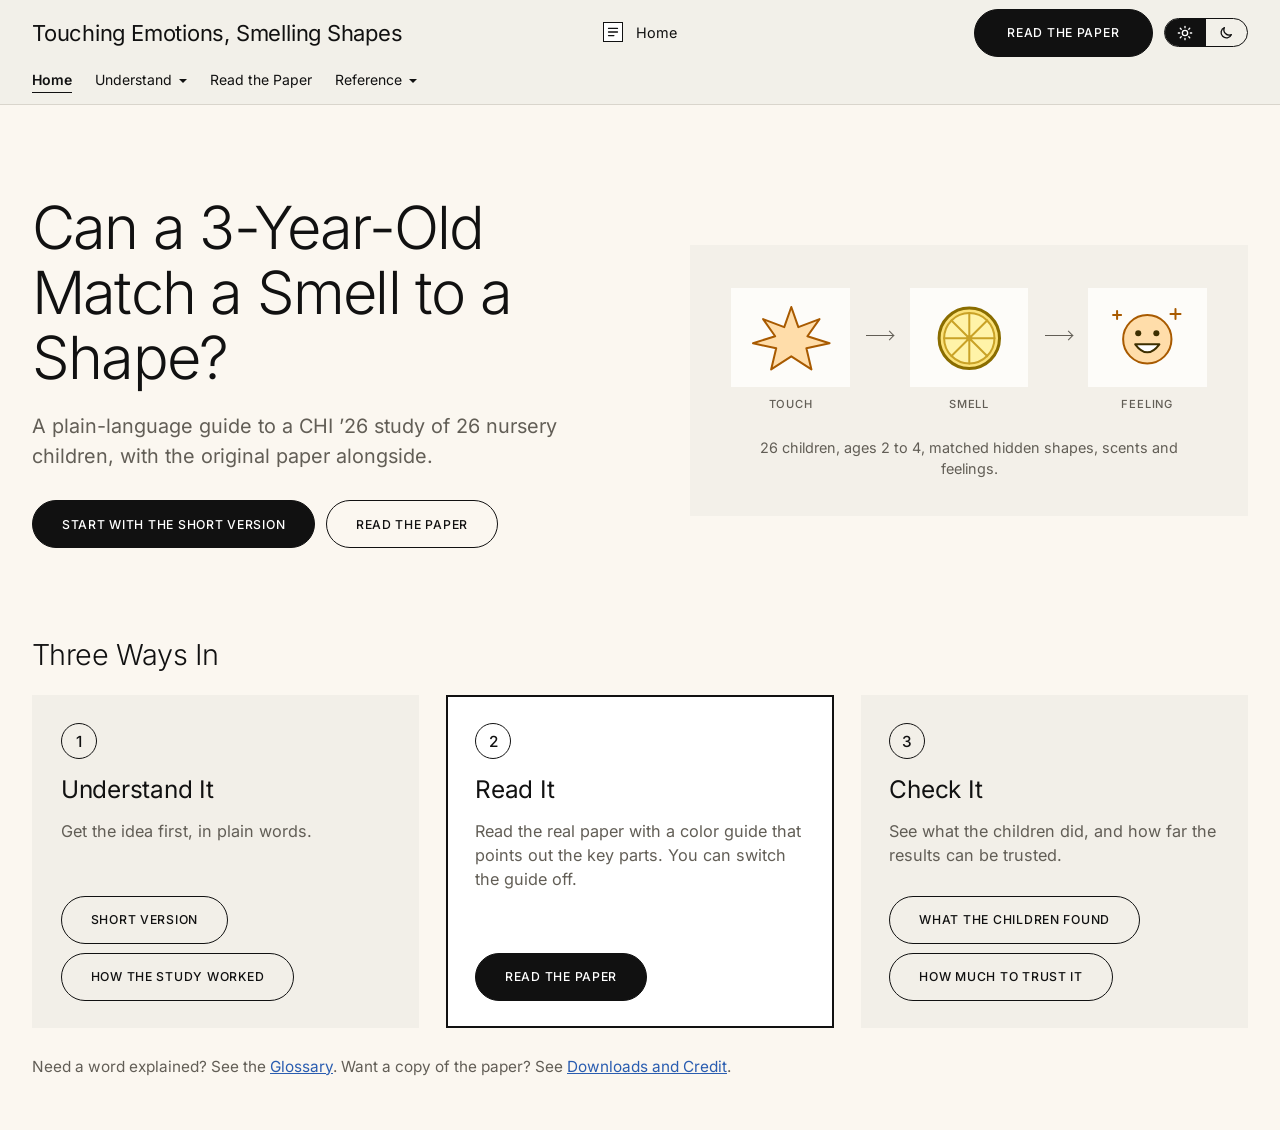
<file: index.html>
<!doctype html>
<html lang="en">
<head>
<meta charset="utf-8">
<meta name="viewport" content="width=device-width, initial-scale=1">
<title>Home | Touching Emotions, Smelling Shapes: A Reading Guide</title>
<script src="js/theme.js"></script>
<link rel="stylesheet" href="css/site.css">
</head>
<body>
<main>
<section class="hero">
  <div class="hero-text">
    <h1>Can a 3-Year-Old Match a Smell to a Shape?</h1>
    <p class="lede">A plain-language guide to a CHI &rsquo;26 study of 26 nursery children, with the original paper alongside.</p>
    <div class="cta-row">
      <a class="btn" href="short-version.html">Start with the Short Version</a>
      <a class="btn secondary" href="read.html">Read the Paper</a>
    </div>
  </div>
  <div class="hero-visual" aria-label="A shape, a scent and a feeling: what the children matched">
    <div class="hv-row">
      <figure><div class="hv-tile"><svg viewBox="0 0 84 70" role="img" aria-label="Spiky shape"><polygon points="42,4 49,24 70,16 58,33 80,40 57,45 62,66 42,53 22,66 27,45 4,40 26,33 14,16 35,24" fill="#ffddaa" stroke="#a85a00" stroke-width="2" stroke-linejoin="round"/></svg></div><figcaption>Touch</figcaption></figure>
      <span class="hv-arrow" aria-hidden="true"></span>
      <figure><div class="hv-tile"><svg viewBox="0 0 84 70" role="img" aria-label="Lemon slice"><circle cx="42" cy="35" r="30" fill="#fbe27a" stroke="#8a6d00" stroke-width="3"/><circle cx="42" cy="35" r="25" fill="#fff3a8" stroke="#c9a227" stroke-width="2"/><g stroke="#c9a227" stroke-width="2" stroke-linecap="round"><path d="M42 35 V10 M42 35 V60 M42 35 L17 35 M42 35 L67 35 M42 35 L24.3 17.3 M42 35 L59.7 52.7 M42 35 L59.7 17.3 M42 35 L24.3 52.7"/></g><circle cx="42" cy="35" r="3" fill="#c9a227"/></svg></div><figcaption>Smell</figcaption></figure>
      <span class="hv-arrow" aria-hidden="true"></span>
      <figure><div class="hv-tile"><svg viewBox="0 0 84 70" role="img" aria-label="Excited face"><circle cx="42" cy="36" r="24" fill="#ffddaa" stroke="#a85a00" stroke-width="2"/><circle cx="33" cy="30" r="3" fill="#3d2f00"/><circle cx="51" cy="30" r="3" fill="#3d2f00"/><path d="M30 41 q12 16 24 0z" fill="#fff" stroke="#3d2f00" stroke-width="2" stroke-linejoin="round"/><path d="M70 6 v10 M65 11 h10 M12 8 v8 M8 12 h8" stroke="#a85a00" stroke-width="2" stroke-linecap="round"/></svg></div><figcaption>Feeling</figcaption></figure>
    </div>
    <p>26 children, ages 2 to 4, matched hidden shapes, scents and feelings.</p>
  </div>
</section>

<h2 class="center-h2">Three Ways In</h2>
<ol class="route">
  <li class="stop">
    <div class="panel-s">
      <span class="num" aria-hidden="true">1</span>
      <div class="bar-s"><h3>Understand It</h3></div>
      <p>Get the idea first, in plain words.</p>
      <div class="acts"><a class="btn secondary" href="short-version.html">Short Version</a><a class="btn secondary" href="study.html">How the Study Worked</a></div>
    </div>
  </li>
  <li class="stop featured">
    <div class="panel-s">
      <span class="num" aria-hidden="true">2</span>
      <div class="bar-s"><h3>Read It</h3></div>
      <p>Read the real paper with a color guide that points out the key parts. You can switch the guide off.</p>
      <div class="acts"><a class="btn" href="read.html">Read the Paper</a></div>
    </div>
  </li>
  <li class="stop">
    <div class="panel-s">
      <span class="num" aria-hidden="true">3</span>
      <div class="bar-s"><h3>Check It</h3></div>
      <p>See what the children did, and how far the results can be trusted.</p>
      <div class="acts"><a class="btn secondary" href="findings.html">What the Children Found</a><a class="btn secondary" href="cautions.html">How Much to Trust It</a></div>
    </div>
  </li>
</ol>
<p class="small-links">Need a word explained? See the <a href="glossary.html">Glossary</a>. Want a copy of the paper? See <a href="downloads.html">Downloads and Credit</a>.</p>
</main>
<script src="js/site.js"></script>
</body>
</html>
</file>
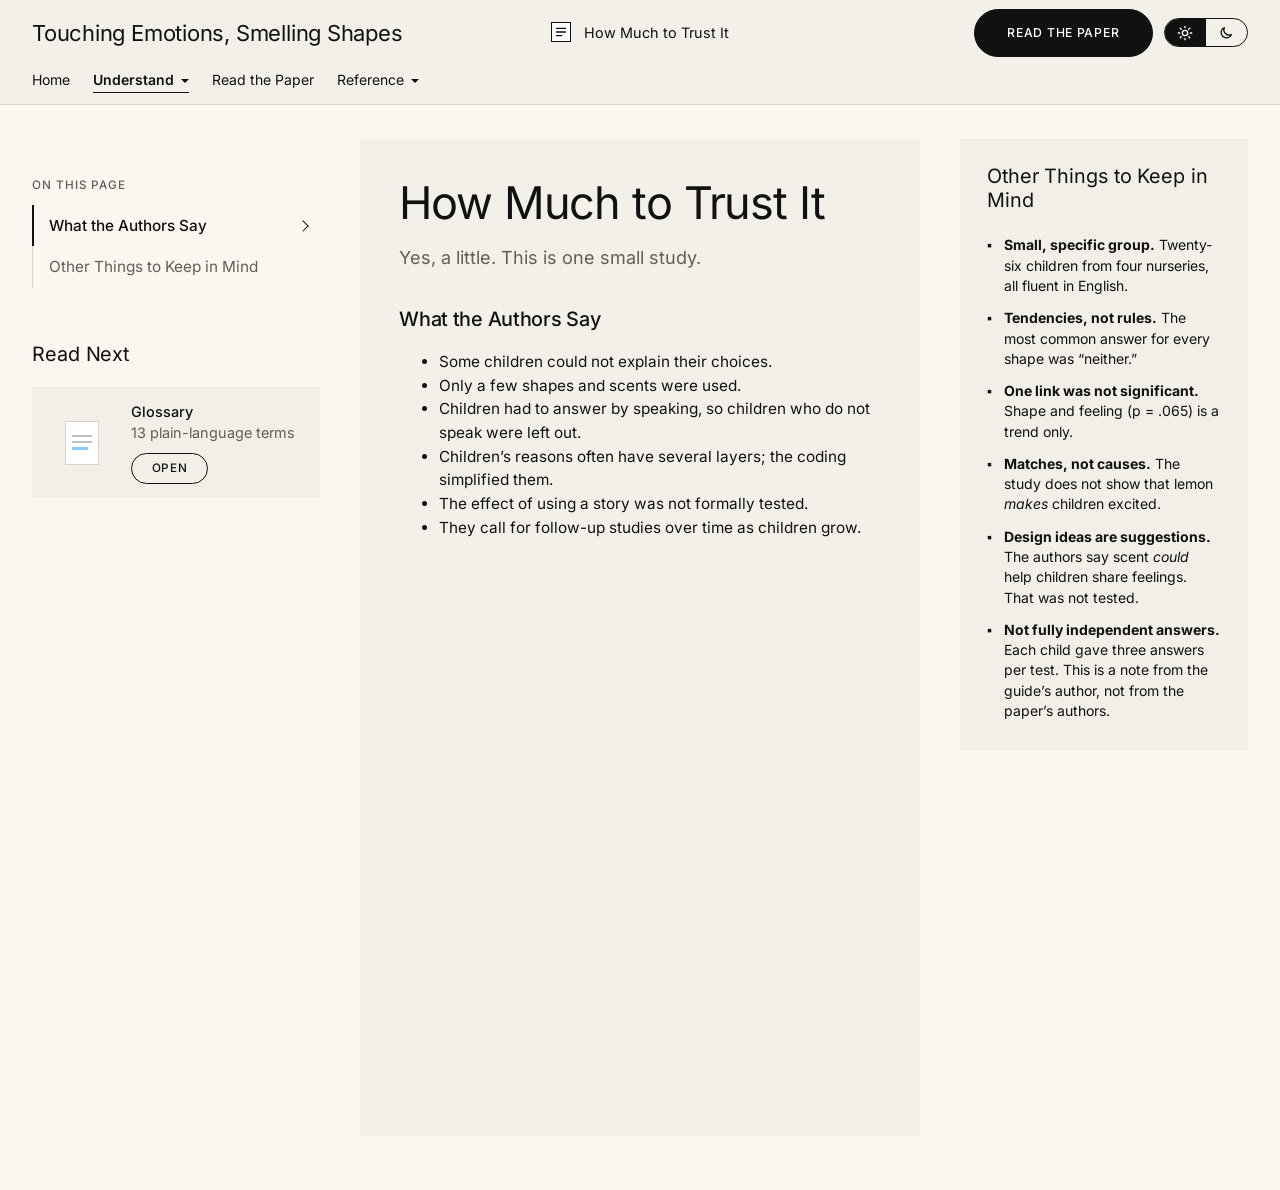
<file: cautions.html>
<!doctype html>
<html lang="en">
<head>
<meta charset="utf-8">
<meta name="viewport" content="width=device-width, initial-scale=1">
<title>How Much to Trust It | Touching Emotions, Smelling Shapes: A Reading Guide</title>
<script src="js/theme.js"></script>
<link rel="stylesheet" href="css/site.css">
</head>
<body>
<main>
<div class="sv">

  <aside class="sv-left">
    <nav class="sv-toc" aria-label="On This Page">
      <h2 class="cap">On This Page</h2>
      <ul>
        <li><a href="#authors">What the Authors Say</a></li>
        <li><a href="#keep-in-mind">Other Things to Keep in Mind</a></li>
      </ul>
    </nav>
    <div class="readnext">
      <h2>Read Next</h2>
      <a class="rn-card" href="glossary.html">
        <span class="rn-thumb" aria-hidden="true"><span><i></i><i></i><i class="a s"></i></span></span>
        <span class="rn-text"><b>Glossary</b><span>13 plain-language terms</span><span class="rn-open">Open</span></span>
      </a>
    </div>
  </aside>

  <article class="sv-canvas">
    <h1>How Much to Trust It</h1>
    <p class="lede">Yes, a little. This is one small study.</p>
    <h2 id="authors">What the Authors Say</h2>
    <ul>
  <li>Some children could not explain their choices.</li>
  <li>Only a few shapes and scents were used.</li>
  <li>Children had to answer by speaking, so children who do not speak were left out.</li>
  <li>Children&rsquo;s reasons often have several layers; the coding simplified them.</li>
  <li>The effect of using a story was not formally tested.</li>
  <li>They call for follow-up studies over time as children grow.</li>
</ul>
  </article>

  <aside class="kp" id="keep-in-mind" aria-labelledby="kim-h">
    <h2 id="kim-h">Other Things to Keep in Mind</h2>
    <ul>
  <li><strong>Small, specific group.</strong> Twenty-six children from four nurseries, all fluent in English.</li>
  <li><strong>Tendencies, not rules.</strong> The most common answer for every shape was &ldquo;neither.&rdquo;</li>
  <li><strong>One link was not significant.</strong> Shape and feeling (p = .065) is a trend only.</li>
  <li><strong>Matches, not causes.</strong> The study does not show that lemon <em>makes</em> children excited.</li>
  <li><strong>Design ideas are suggestions.</strong> The authors say scent <em>could</em> help children share feelings. That was not tested.</li>
  <li><strong>Not fully independent answers.</strong> Each child gave three answers per test. This is a note from the guide&rsquo;s author, not from the paper&rsquo;s authors.</li>
</ul>
  </aside>

</div>
</main>
<script src="js/site.js"></script>
</body>
</html>
</file>
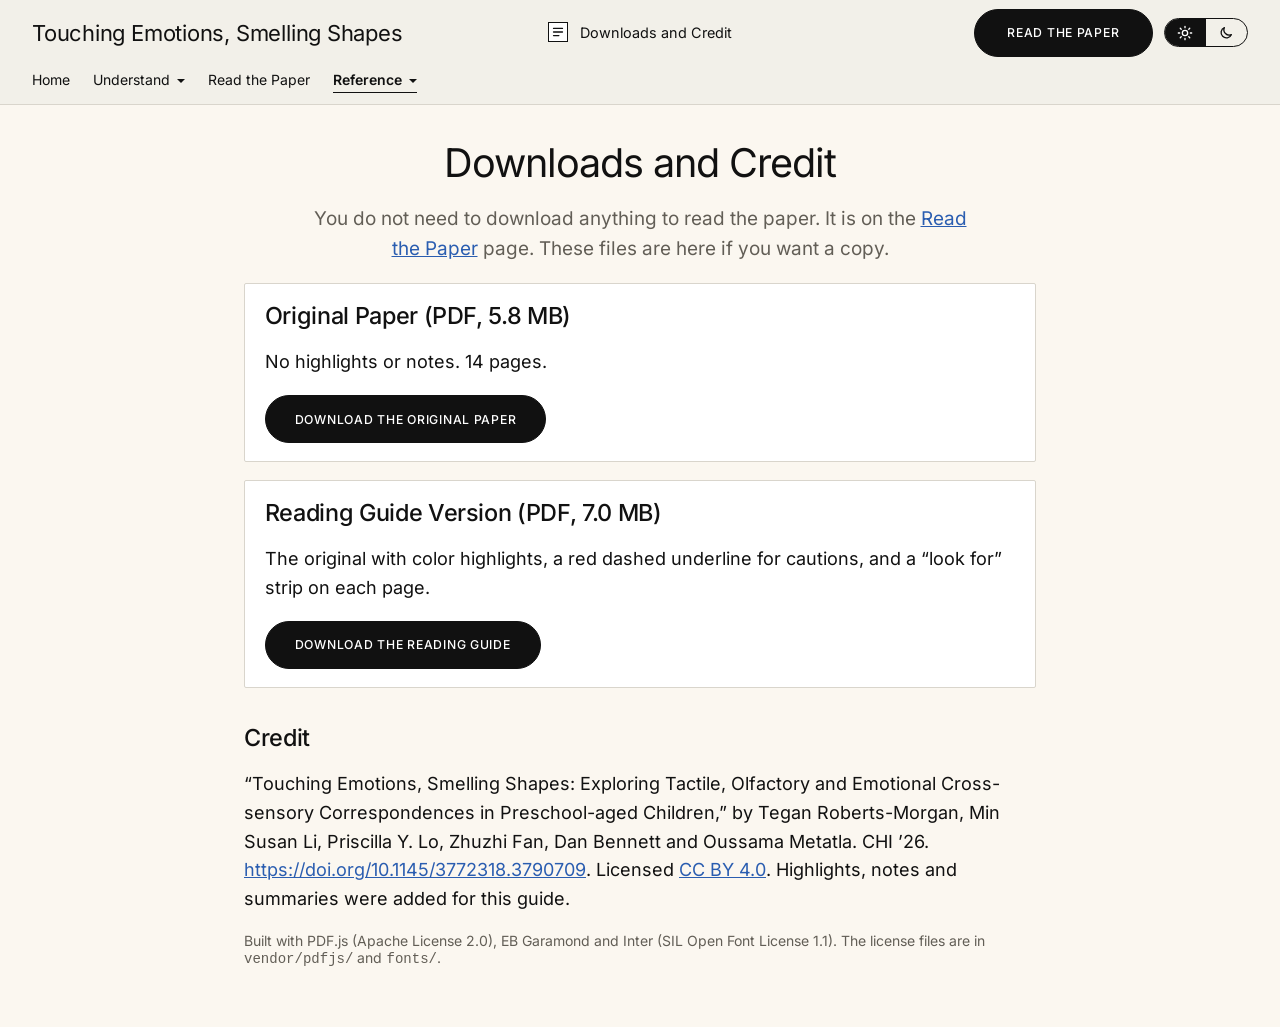
<file: downloads.html>
<!doctype html>
<html lang="en">
<head>
<meta charset="utf-8">
<meta name="viewport" content="width=device-width, initial-scale=1">
<title>Downloads and Credit | Touching Emotions, Smelling Shapes: A Reading Guide</title>
<script src="js/theme.js"></script>
<link rel="stylesheet" href="css/site.css">
</head>
<body>
<main>
<div class="prose">
<h1>Downloads and Credit</h1>
<p class="lede">You do not need to download anything to read the paper. It is on the <a href="read.html">Read the Paper</a> page. These files are here if you want a copy.</p>
<div class="card"><h2 style="margin-top:0">Original Paper (PDF, 5.8 MB)</h2><p>No highlights or notes. 14 pages.</p><a class="btn" href="pdfs/touching-emotions-original.pdf" download>Download the Original Paper</a></div>
<div class="card"><h2 style="margin-top:0">Reading Guide Version (PDF, 7.0 MB)</h2><p>The original with color highlights, a red dashed underline for cautions, and a &ldquo;look for&rdquo; strip on each page.</p><a class="btn" href="pdfs/touching-emotions-question-guide.pdf" download>Download the Reading Guide</a></div>
<h2>Credit</h2>
<p>&ldquo;Touching Emotions, Smelling Shapes: Exploring Tactile, Olfactory and Emotional Cross-sensory Correspondences in Preschool-aged Children,&rdquo; by Tegan Roberts-Morgan, Min Susan Li, Priscilla Y. Lo, Zhuzhi Fan, Dan Bennett and Oussama Metatla. CHI &rsquo;26. <a href="https://doi.org/10.1145/3772318.3790709">https://doi.org/10.1145/3772318.3790709</a>. Licensed <a href="https://creativecommons.org/licenses/by/4.0/">CC BY 4.0</a>. Highlights, notes and summaries were added for this guide.</p>
<p class="hint">Built with PDF.js (Apache License 2.0), EB Garamond and Inter (SIL Open Font License 1.1). The license files are in <code>vendor/pdfjs/</code> and <code>fonts/</code>.</p>
</div>
</main>
<script src="js/site.js"></script>
</body>
</html>
</file>
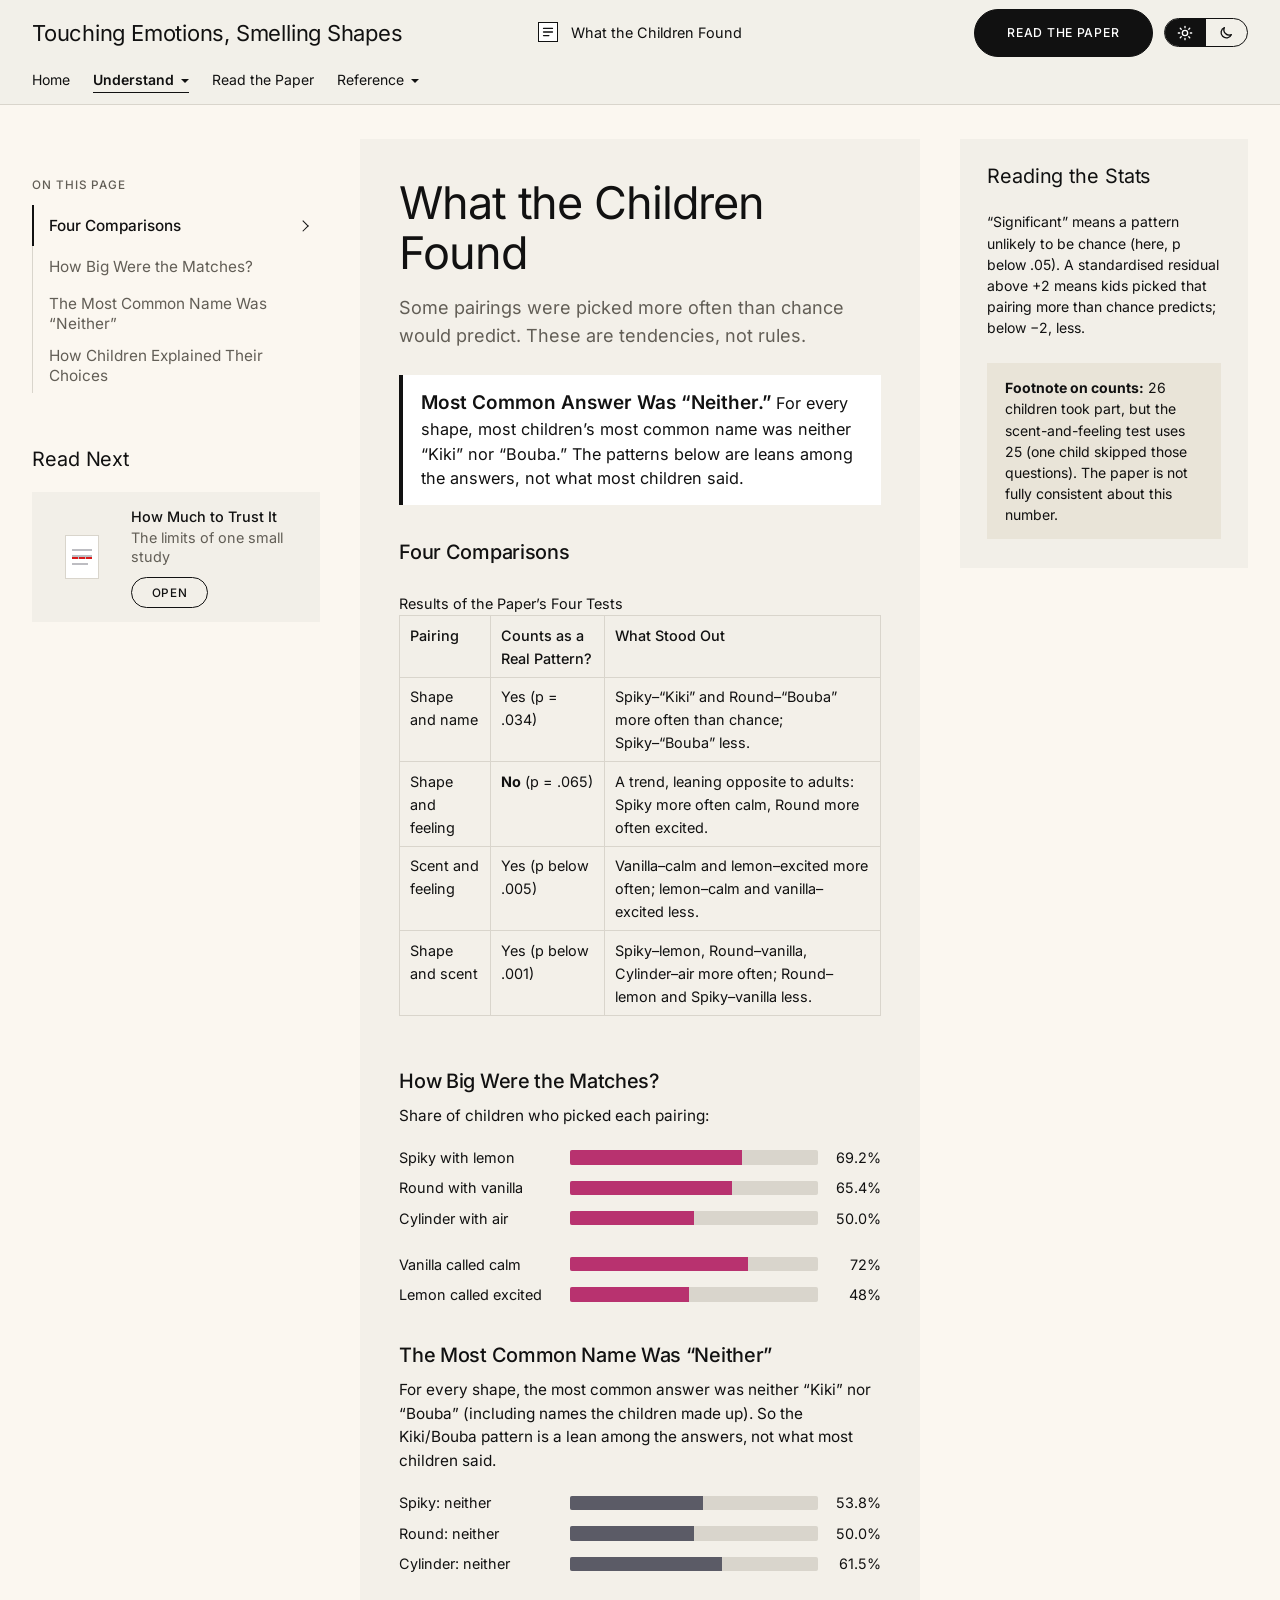
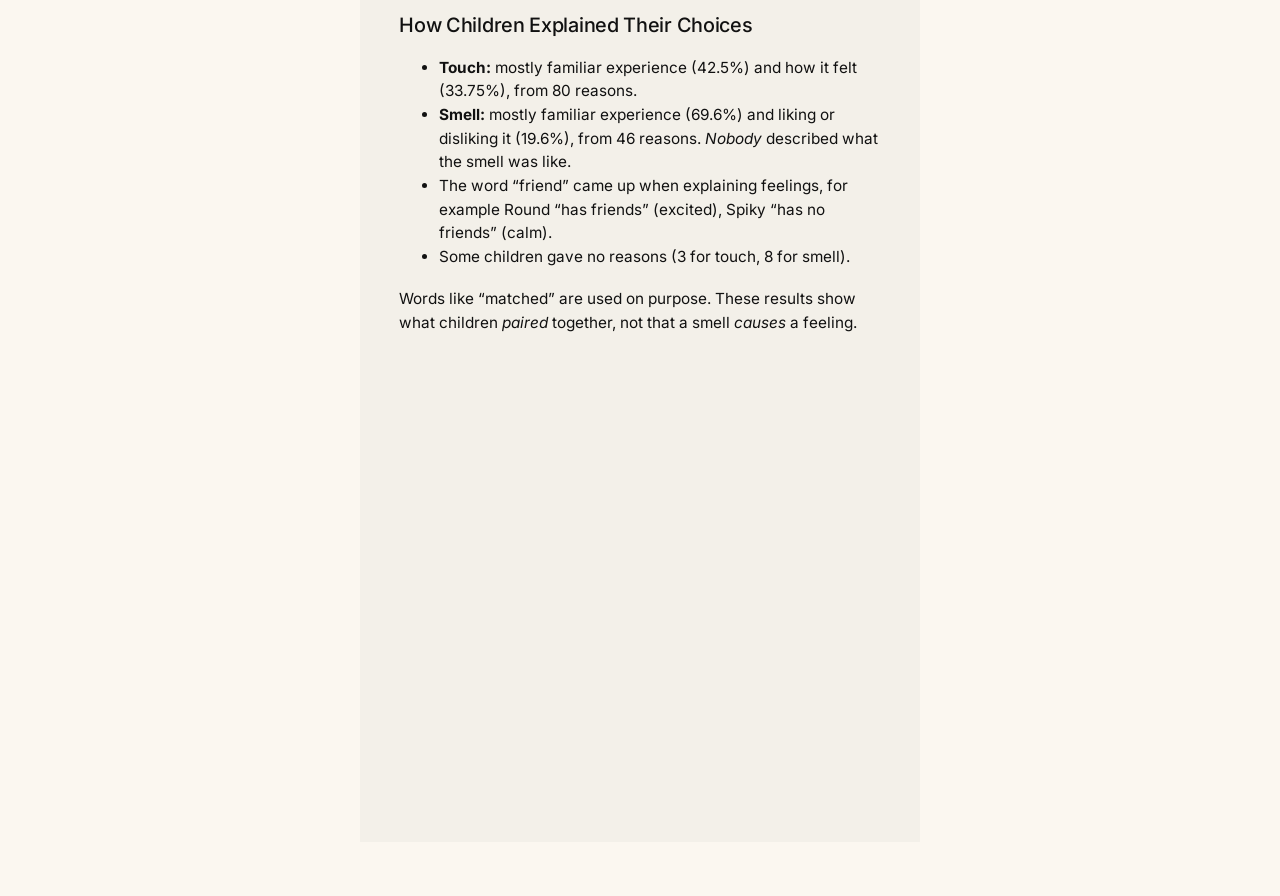
<file: findings.html>
<!doctype html>
<html lang="en">
<head>
<meta charset="utf-8">
<meta name="viewport" content="width=device-width, initial-scale=1">
<title>What the Children Found | Touching Emotions, Smelling Shapes: A Reading Guide</title>
<script src="js/theme.js"></script>
<link rel="stylesheet" href="css/site.css">
</head>
<body>
<main>
<div class="sv">

  <aside class="sv-left">
    <nav class="sv-toc" aria-label="On This Page">
      <h2 class="cap">On This Page</h2>
      <ul>
        <li><a href="#comparisons">Four Comparisons</a></li>
        <li><a href="#sizes">How Big Were the Matches?</a></li>
        <li><a href="#neither">The Most Common Name Was &ldquo;Neither&rdquo;</a></li>
        <li><a href="#explained">How Children Explained Their Choices</a></li>
      </ul>
    </nav>
    <div class="readnext">
      <h2>Read Next</h2>
      <a class="rn-card" href="cautions.html">
        <span class="rn-thumb" aria-hidden="true"><span><i></i><i class="u"></i><i class="s"></i></span></span>
        <span class="rn-text"><b>How Much to Trust It</b><span>The limits of one small study</span><span class="rn-open">Open</span></span>
      </a>
    </div>
  </aside>

  <article class="sv-canvas">
    <h1>What the Children Found</h1>
    <p class="lede">Some pairings were picked more often than chance would predict. These are tendencies, not rules.</p>
    <div class="callout-block"><strong>Most Common Answer Was &ldquo;Neither.&rdquo;</strong> For every shape, most children&rsquo;s most common name was neither &ldquo;Kiki&rdquo; nor &ldquo;Bouba.&rdquo; The patterns below are leans among the answers, not what most children said.</div>
    <h2 id="comparisons">Four Comparisons</h2>
    <div class="table-wrap"><table>
<caption class="label" style="text-align:left">Results of the Paper&rsquo;s Four Tests</caption>
<thead><tr><th>Pairing</th><th>Counts as a Real Pattern?</th><th>What Stood Out</th></tr></thead>
<tbody>
<tr><td>Shape and name</td><td>Yes (p = .034)</td><td>Spiky&ndash;&ldquo;Kiki&rdquo; and Round&ndash;&ldquo;Bouba&rdquo; more often than chance; Spiky&ndash;&ldquo;Bouba&rdquo; less.</td></tr>
<tr><td>Shape and feeling</td><td><strong>No</strong> (p = .065)</td><td>A trend, leaning opposite to adults: Spiky more often calm, Round more often excited.</td></tr>
<tr><td>Scent and feeling</td><td>Yes (p below .005)</td><td>Vanilla&ndash;calm and lemon&ndash;excited more often; lemon&ndash;calm and vanilla&ndash;excited less.</td></tr>
<tr><td>Shape and scent</td><td>Yes (p below .001)</td><td>Spiky&ndash;lemon, Round&ndash;vanilla, Cylinder&ndash;air more often; Round&ndash;lemon and Spiky&ndash;vanilla less.</td></tr>
</tbody></table></div>
    <h2 id="sizes">How Big Were the Matches?</h2>
    <p>Share of children who picked each pairing:</p>
    <div class="bars found" role="group" aria-label="Shape and scent matches">
<div class="bar"><span>Spiky with lemon</span><span class="track"><span class="fill" style="width:69.2%"></span></span><span>69.2%</span></div>
<div class="bar"><span>Round with vanilla</span><span class="track"><span class="fill" style="width:65.4%"></span></span><span>65.4%</span></div>
<div class="bar"><span>Cylinder with air</span><span class="track"><span class="fill" style="width:50%"></span></span><span>50.0%</span></div>
</div>
<div class="bars found" role="group" aria-label="Scent and feeling" style="margin-top:1rem">
<div class="bar"><span>Vanilla called calm</span><span class="track"><span class="fill" style="width:72%"></span></span><span>72%</span></div>
<div class="bar"><span>Lemon called excited</span><span class="track"><span class="fill" style="width:48%"></span></span><span>48%</span></div>
</div>
    <h2 id="neither">The Most Common Name Was &ldquo;Neither&rdquo;</h2>
    <p>For every shape, the most common answer was neither &ldquo;Kiki&rdquo; nor &ldquo;Bouba&rdquo; (including names the children made up). So the Kiki/Bouba pattern is a lean among the answers, not what most children said.</p>
    <div class="bars neither" role="group" aria-label="Share of children who chose neither name">
<div class="bar"><span>Spiky: neither</span><span class="track"><span class="fill" style="width:53.8%"></span></span><span>53.8%</span></div>
<div class="bar"><span>Round: neither</span><span class="track"><span class="fill" style="width:50%"></span></span><span>50.0%</span></div>
<div class="bar"><span>Cylinder: neither</span><span class="track"><span class="fill" style="width:61.5%"></span></span><span>61.5%</span></div>
</div>
    <h2 id="explained">How Children Explained Their Choices</h2>
    <ul>
  <li><strong>Touch:</strong> mostly familiar experience (42.5%) and how it felt (33.75%), from 80 reasons.</li>
  <li><strong>Smell:</strong> mostly familiar experience (69.6%) and liking or disliking it (19.6%), from 46 reasons. <em>Nobody</em> described what the smell was like.</li>
  <li>The word &ldquo;friend&rdquo; came up when explaining feelings, for example Round &ldquo;has friends&rdquo; (excited), Spiky &ldquo;has no friends&rdquo; (calm).</li>
  <li>Some children gave no reasons (3 for touch, 8 for smell).</li>
</ul>
    <p>Words like &ldquo;matched&rdquo; are used on purpose. These results show what children <em>paired</em> together, not that a smell <em>causes</em> a feeling.</p>
  </article>

  <aside class="kp" id="stats" aria-labelledby="stats-h">
    <h2 id="stats-h">Reading the Stats</h2>
    <p>&ldquo;Significant&rdquo; means a pattern unlikely to be chance (here, p below .05). A standardised residual above +2 means kids picked that pairing more than chance predicts; below &minus;2, less.</p>
    <p class="note"><strong>Footnote on counts:</strong> 26 children took part, but the scent-and-feeling test uses 25 (one child skipped those questions). The paper is not fully consistent about this number.</p>
  </aside>

</div>
</main>
<script src="js/site.js"></script>
</body>
</html>
</file>
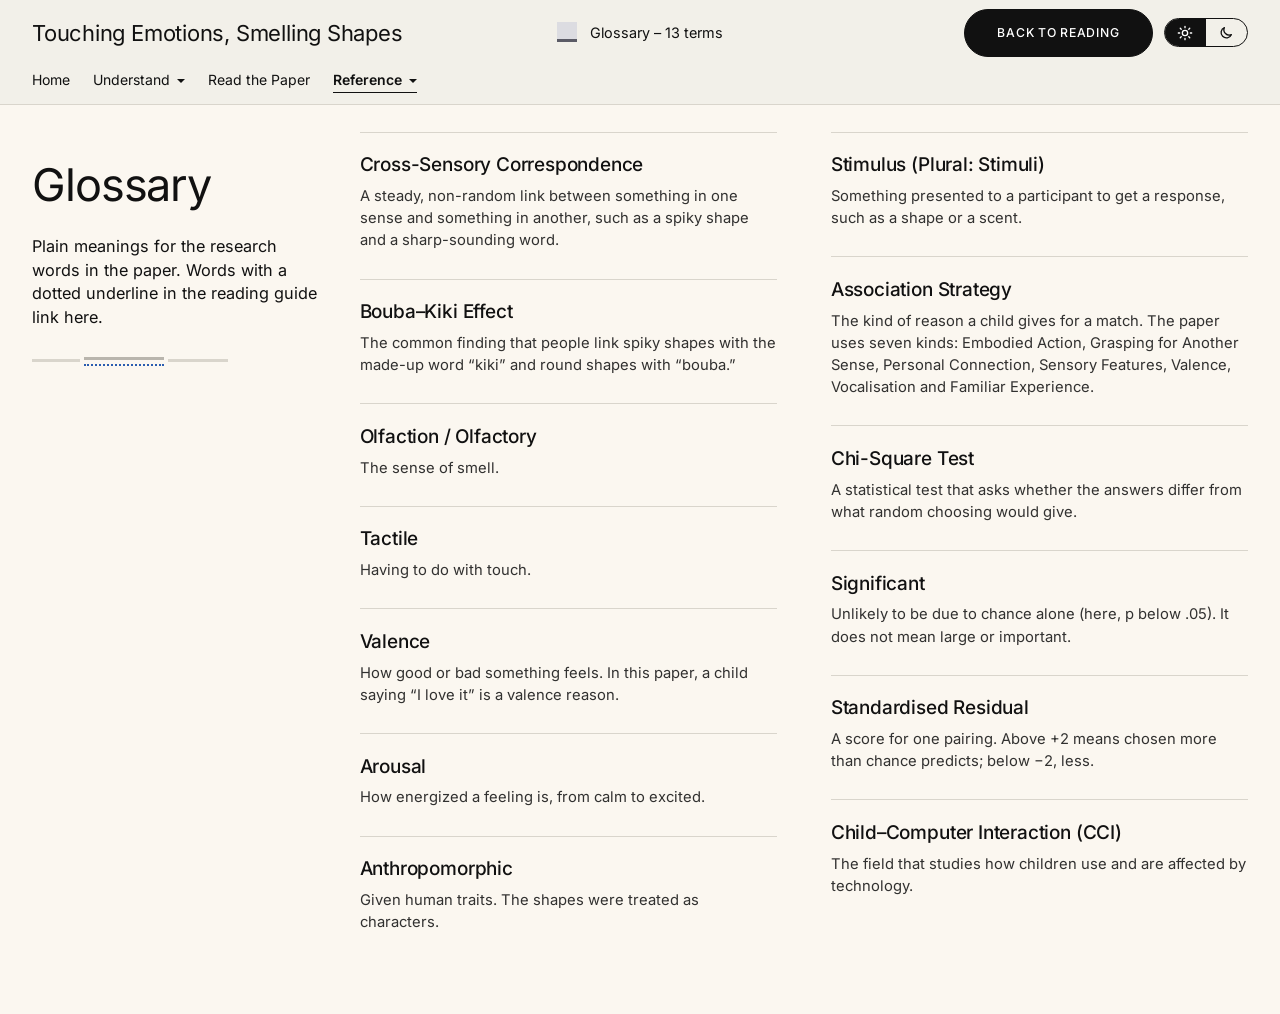
<file: glossary.html>
<!doctype html>
<html lang="en">
<head>
<meta charset="utf-8">
<meta name="viewport" content="width=device-width, initial-scale=1">
<title>Glossary | Touching Emotions, Smelling Shapes: A Reading Guide</title>
<script src="js/theme.js"></script>
<link rel="stylesheet" href="css/site.css">
</head>
<body data-ctx="Glossary" data-ctx-swatch="#dcdce1|#5b5b66" data-cta-label="Back to reading" data-cta-href="read.html">
<main>
<div class="gl">
  <div class="gl-intro">
    <h1>Glossary</h1>
    <p class="lede-left">Plain meanings for the research words in the paper. Words with a dotted underline in the reading guide link here.</p>
    <span class="gl-sample" aria-hidden="true"><i style="width:48px"></i><b style="width:80px"><i style="width:80px"></i></b><i style="width:60px"></i></span>
    <div class="backbar" id="backbar" hidden></div>
  </div>
  <dl id="entries"><dt>Loading&hellip;</dt><dd></dd></dl>
</div>
<noscript><p>The glossary needs JavaScript to load. The terms are also defined in the <a href="short-version.html">Short Version</a>.</p></noscript>
</main>
<script src="js/site.js"></script>
<script src="js/glossary.js"></script>
</body>
</html>
</file>
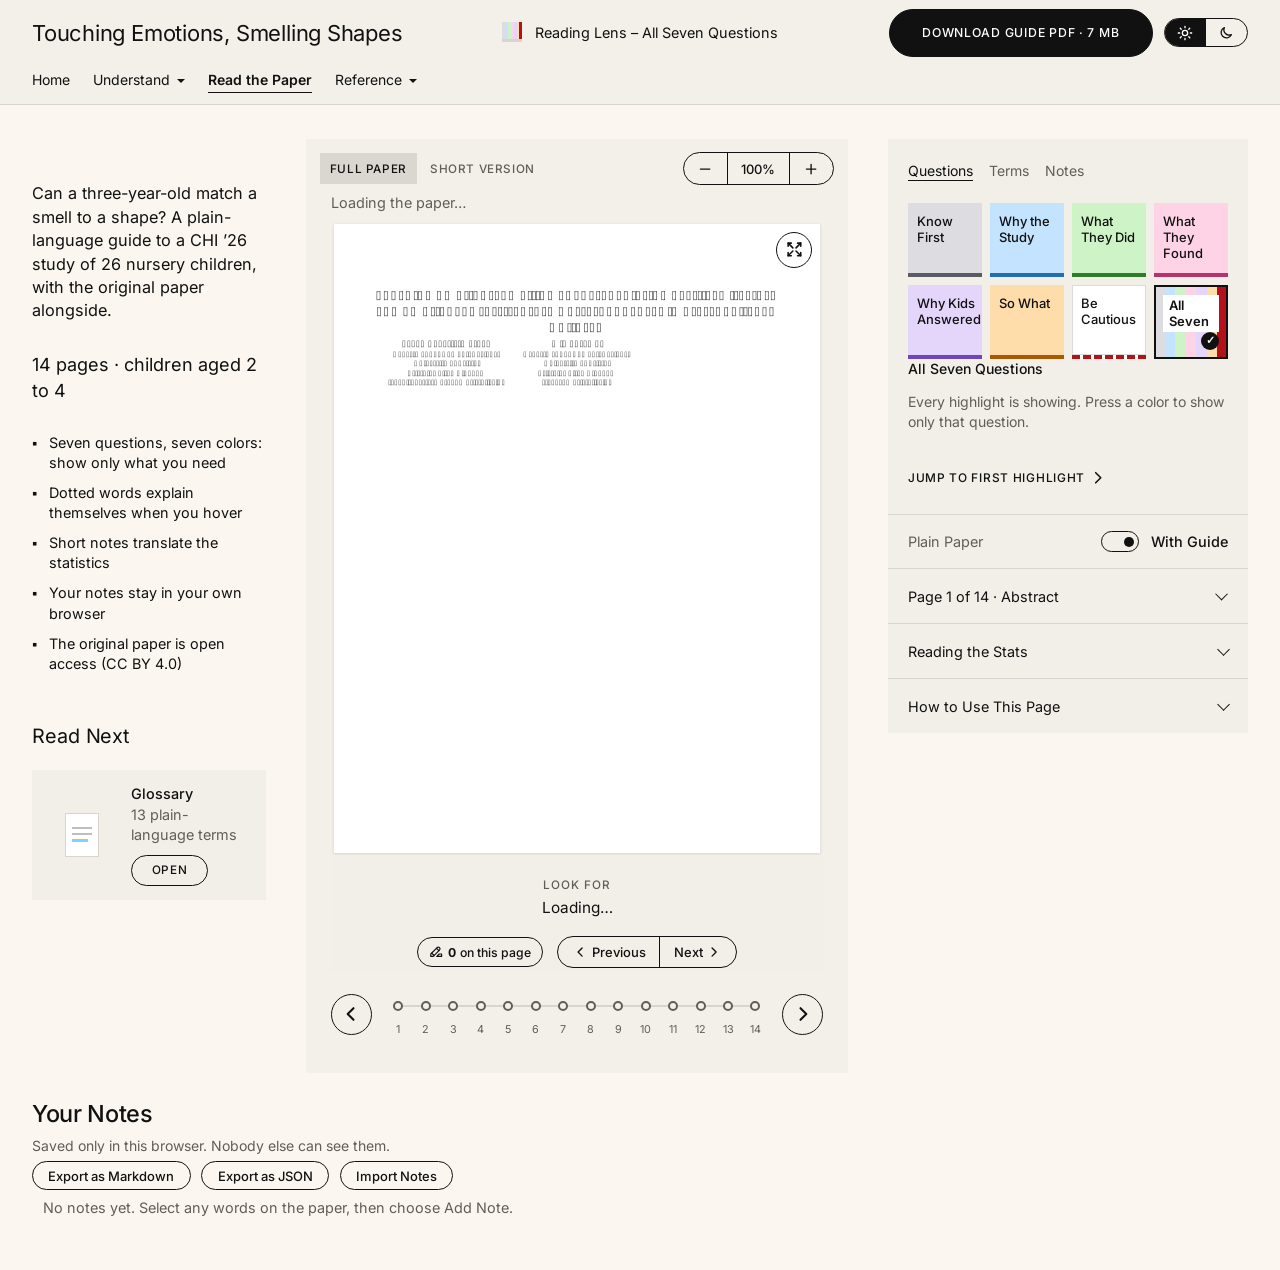
<file: read.html>
<!doctype html>
<html lang="en">
<head>
<meta charset="utf-8">
<meta name="viewport" content="width=device-width, initial-scale=1">
<title>Read the Paper | Touching Emotions, Smelling Shapes: A Reading Guide</title>
<script src="js/theme.js"></script>
<link rel="stylesheet" href="vendor/pdfjs/pdf_viewer.css">
<link rel="stylesheet" href="css/site.css">
</head>
<body data-ctx="Reading Lens &ndash; All Seven Questions" data-ctx-swatch="all" data-cta-label="Download Guide PDF &middot; 7 MB" data-cta-href="pdfs/touching-emotions-question-guide.pdf" data-cta-download>
<main>
  <h1 class="sr-only">Read the Paper</h1>
  <noscript><p class="status err">This page needs JavaScript to show the paper. You can also download the PDFs from the Downloads and Credit page.</p></noscript>

  <div class="rgrid" id="rgrid">

    <aside class="a-about" aria-label="About this guide">
      <p>Can a three-year-old match a smell to a shape? A plain-language guide to a CHI &rsquo;26 study of 26 nursery children, with the original paper alongside.</p>
      <p class="about-stat">14 pages &middot; children aged 2 to 4</p>
      <ul>
        <li>Seven questions, seven colors: show only what you need</li>
        <li>Dotted words explain themselves when you hover</li>
        <li>Short notes translate the statistics</li>
        <li>Your notes stay in your own browser</li>
        <li>The original paper is open access (CC BY 4.0)</li>
      </ul>
      <div class="readnext">
        <h2>Read Next</h2>
        <a class="rn-card" href="glossary.html">
          <span class="rn-thumb" aria-hidden="true"><span><i></i><i></i><i class="a s"></i></span></span>
          <span class="rn-text"><b>Glossary</b><span id="rn-count">13 plain-language terms</span><span class="rn-open">Open</span></span>
        </a>
      </div>
    </aside>

    <div class="a-canvas">
      <div class="fs-left">
        <div class="a-toolbar">
          <div class="vc" id="toolbar" role="group" aria-label="Viewing controls">
            <nav class="tabs" aria-label="Ways to read">
              <span class="tab" aria-current="page">Full Paper</span>
              <a class="tab" href="short-version.html">Short Version</a>
            </nav>
            <div class="bgrp" role="group" aria-label="Zoom">
              <button type="button" id="zoom-out" aria-label="Zoom out"><svg viewBox="0 0 24 24" fill="none" stroke="currentColor" stroke-width="2" stroke-linecap="round" aria-hidden="true"><path d="M5 12h14"/></svg></button>
              <span id="zoom-label" aria-live="polite">100%</span>
              <button type="button" id="zoom-in" aria-label="Zoom in"><svg viewBox="0 0 24 24" fill="none" stroke="currentColor" stroke-width="2" stroke-linecap="round" aria-hidden="true"><path d="M12 5v14M5 12h14"/></svg></button>
            </div>
          </div>
          <p class="status" id="status" role="status" aria-live="polite">Loading the paper&hellip;</p>
        </div>

        <aside class="side a-look">
          <div class="panel look" id="look" aria-label="Look For">
            <h2>Look For</h2>
            <button type="button" class="btn-sm panel-toggle" id="look-toggle" aria-expanded="true">Show or Hide</button>
            <div class="panel-body guide-only">
              <p id="strip">Loading&hellip;</p>
              <div class="stepper">
                <span class="pill" id="hl-count"><svg viewBox="0 0 24 24" fill="none" stroke="currentColor" stroke-width="2" stroke-linecap="round" stroke-linejoin="round" aria-hidden="true"><path d="M3 19h4l10.5-10.5a2.828 2.828 0 1 0-4-4L3 15v4"/><path d="M12.5 5.5l4 4"/><path d="M4.5 13.5l4 4"/><path d="M21 15v4h-8l4-4z"/></svg><b id="hl-n">0</b><span id="hl-t">on this page</span></span>
                <div class="bgrp" role="group" aria-label="Move between highlights">
                  <button type="button" id="hl-prev"><svg viewBox="0 0 24 24" fill="none" stroke="currentColor" stroke-width="2" stroke-linecap="round" stroke-linejoin="round" aria-hidden="true"><path d="M15 6l-6 6 6 6"/></svg>Previous</button>
                  <button type="button" id="hl-next">Next<svg viewBox="0 0 24 24" fill="none" stroke="currentColor" stroke-width="2" stroke-linecap="round" stroke-linejoin="round" aria-hidden="true"><path d="M9 6l6 6-6 6"/></svg></button>
                </div>
              </div>
            </div>
            <p class="how off-only">The guide is off. Turn it on in the options to see what to look for on each page.</p>
          </div>
        </aside>

        <aside class="a-scrubv" aria-label="Pages">
          <div class="scrub v" id="scrub-v" role="group" aria-label="Jump to a page"></div>
        </aside>
      </div>

      <section class="center a-paper" aria-label="The paper">
        <div class="pagerow">
          <div class="reader" id="reader">
            <div class="stage" id="stage">
              <div class="sheet" id="sheet">
                <canvas id="canvas" aria-label="Page of the paper"></canvas>
                <div class="hl-layer" id="hl-layer"></div>
                <div class="note-layer" id="note-layer"></div>
                <div class="gl-layer" id="gl-layer"></div>
                <div class="textLayer" id="text-layer"></div>
                <div class="focus-layer" id="focus-layer"></div>
                <div id="pin-layer" style="position:absolute;inset:0;pointer-events:none"></div>
                <button type="button" class="fsbtn" id="fs-btn" aria-label="Full screen" aria-pressed="false" title="Full screen">
                  <svg class="grow" viewBox="0 0 24 24" fill="none" stroke="currentColor" stroke-width="2" stroke-linecap="round" stroke-linejoin="round" aria-hidden="true"><path d="M16 4h4v4"/><path d="M14 10l6-6"/><path d="M8 20H4v-4"/><path d="M4 20l6-6"/><path d="M16 20h4v-4"/><path d="M14 14l6 6"/><path d="M8 4H4v4"/><path d="M4 4l6 6"/></svg>
                  <svg class="shrink" viewBox="0 0 24 24" fill="none" stroke="currentColor" stroke-width="2" stroke-linecap="round" stroke-linejoin="round" aria-hidden="true"><path d="M5 9h4V5"/><path d="M3 3l6 6"/><path d="M5 15h4v4"/><path d="M3 21l6-6"/><path d="M19 9h-4V5"/><path d="M15 9l6-6"/><path d="M19 15h-4v4"/><path d="M15 15l6 6"/></svg>
                </button>
              </div>
            </div>
            <div class="tip" id="tip" role="status"></div>
            <div class="popover" id="popover"><button type="button" class="btn-sm" id="add-note">Add Note</button></div>
          </div>
        </div>
      </section>

      <div class="pager"><button type="button" class="arrow" id="prev" aria-label="Previous page"><svg viewBox="0 0 24 24" fill="none" stroke="currentColor" stroke-width="2.5" stroke-linecap="round" stroke-linejoin="round" aria-hidden="true"><path d="M15 5l-7 7 7 7"/></svg></button>
        <div class="scrub" id="scrub" role="group" aria-label="Jump to a page"></div>
        <button type="button" class="arrow" id="next" aria-label="Next page"><svg viewBox="0 0 24 24" fill="none" stroke="currentColor" stroke-width="2.5" stroke-linecap="round" stroke-linejoin="round" aria-hidden="true"><path d="M9 5l7 7-7 7"/></svg></button>
      </div>
      <p class="scrub-now" id="scrub-now" aria-hidden="true"></p>
    </div>

    <aside class="side a-key">
      <button type="button" class="btn-sm key-fab" id="key-fab" aria-expanded="false" aria-controls="key">Options</button>
      <div class="panel key" id="key" aria-label="Reading guide options">
        <div class="guide-only">
          <div class="ptabs" role="tablist" aria-label="Guide options">
            <button type="button" role="tab" id="tab-q" aria-selected="true" aria-controls="pane-q">Questions</button>
            <button type="button" role="tab" id="tab-t" aria-selected="false" aria-controls="pane-t" tabindex="-1">Terms</button>
            <button type="button" role="tab" id="tab-n" aria-selected="false" aria-controls="pane-n" tabindex="-1">Notes</button>
          </div>
          <div class="pane" id="pane-q" role="tabpanel" aria-labelledby="tab-q">
            <div class="swatches-grid" id="key-groups" role="group" aria-label="The seven questions. Press one to show only its highlights."></div>
            <p class="key-label" id="key-label" aria-live="polite">All Seven Questions</p>
            <p class="key-desc" id="key-desc">Every highlight is showing. Press a color to show only that question.</p>
            <button type="button" class="jump" id="jump-first">Jump to First Highlight <svg viewBox="0 0 8 12" fill="none" stroke="currentColor" stroke-width="1.4" stroke-linecap="round" stroke-linejoin="round" aria-hidden="true"><path d="M1.5 1.5L6 6l-4.5 4.5"/></svg></button>
          </div>
          <div class="pane" id="pane-t" role="tabpanel" aria-labelledby="tab-t" hidden>
            <h3>Dotted Words on This Page</h3>
            <ul class="terms" id="terms-list"></ul>
            <p class="linkrow"><a href="glossary.html?from=read" id="gl-link">Open the Full Glossary</a></p>
          </div>
          <div class="pane" id="pane-n" role="tabpanel" aria-labelledby="tab-n" hidden>
            <p>Select words on the page, then choose Add Note. Notes are saved only in this browser.</p>
            <div id="key-custom"></div>
            <p class="linkrow"><a href="#notes-root">Go to My Notes</a></p>
          </div>
        </div>
        <p class="pane off-only">The guide is off. The paper shows with nothing added.</p>
        <div class="krow">
          <span class="opt-plain" id="opt-plain">Plain Paper</span>
          <span class="sw-group"><button type="button" class="switch" role="switch" data-guide-switch aria-checked="true" aria-labelledby="opt-guide"></button><span class="opt-guide" id="opt-guide">With Guide</span></span>
        </div>
        <label class="krow sel"><span class="sr-only">Go to page</span><select id="page-select"><option>Page 1</option></select></label>
        <details class="krow guide-only">
          <summary>Reading the Stats</summary>
          <div class="dbody">
            <p class="stats-note" id="stats" hidden></p>
            <p>&ldquo;Significant&rdquo; means a pattern unlikely to be chance (here, p below .05). A standardised residual above +2 means kids picked that pairing more than chance predicts; below &minus;2, less.</p>
          </div>
        </details>
        <details class="krow howto">
          <summary>How to Use This Page</summary>
          <div class="dbody"><ul>
            <li>Press a color to show only those highlights; press it again, or press All seven, to show everything.</li>
            <li>Turn the guide off with the switch to see the paper with nothing added.</li>
            <li>Select any words, then choose Add Note to save your own note, color and category.</li>
            <li>Click a dotted-underline word for its meaning.</li>
            <li>Use the arrow keys, the arrows beside the page, or the dots under it to turn pages.</li>
            <li>Use the corner button on the page for full screen.</li>
          </ul></div>
        </details>
        <p class="how fs-only" style="padding:0 1.1rem 1rem">Press Esc to leave full screen.</p>
      </div>
    </aside>
  </div>

  <section class="notes" id="notes-root" aria-label="Your notes"></section>
</main>
<script>
/* Opening this file straight from disk cannot load the paper (browsers block it). Say so plainly. */
if (location.protocol === "file:") {
  var st = document.getElementById("status");
  st.className = "status err";
  st.textContent = "This page can't load the paper when opened as a file. Run start-site.bat (or python -m http.server 8000 in the site folder) and open http://localhost:8000/read.html instead.";
}
</script>
<script src="js/site.js"></script>
<script type="module" src="js/reader.js"></script>
</body>
</html>
</file>
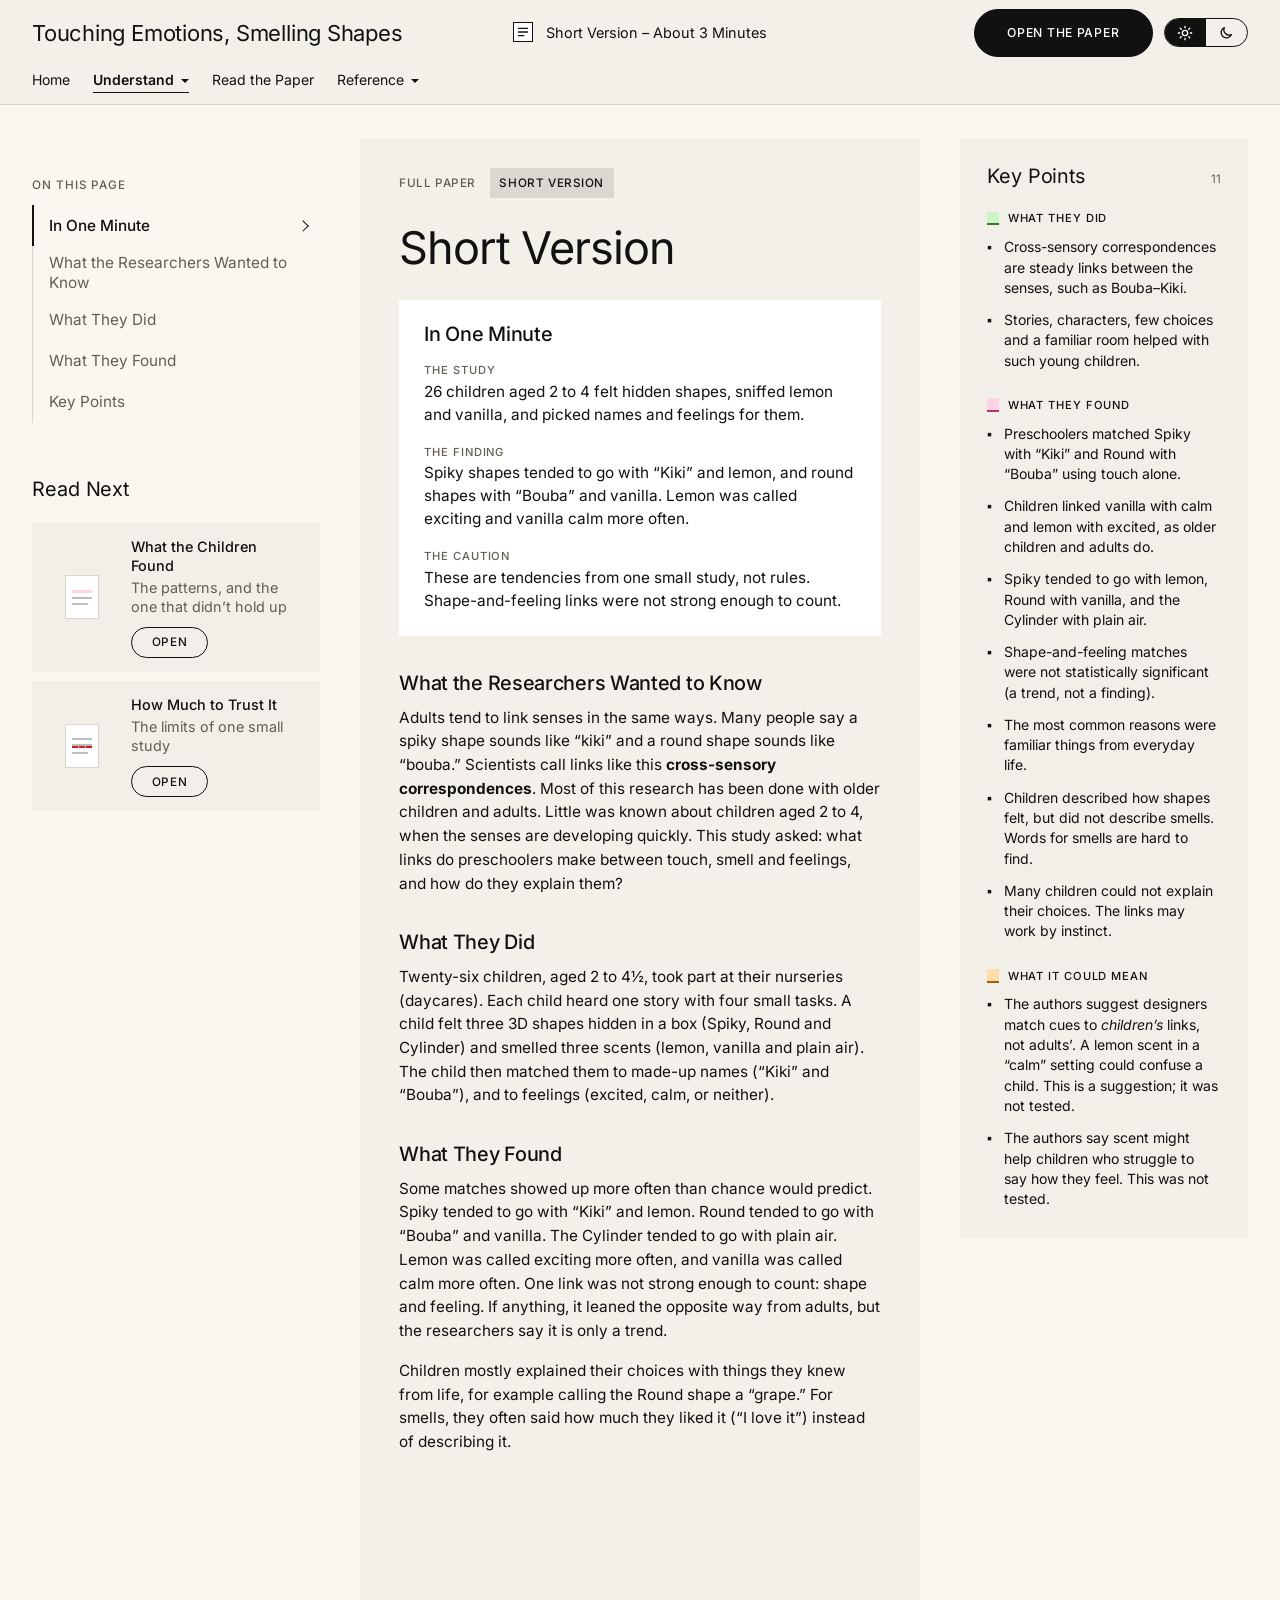
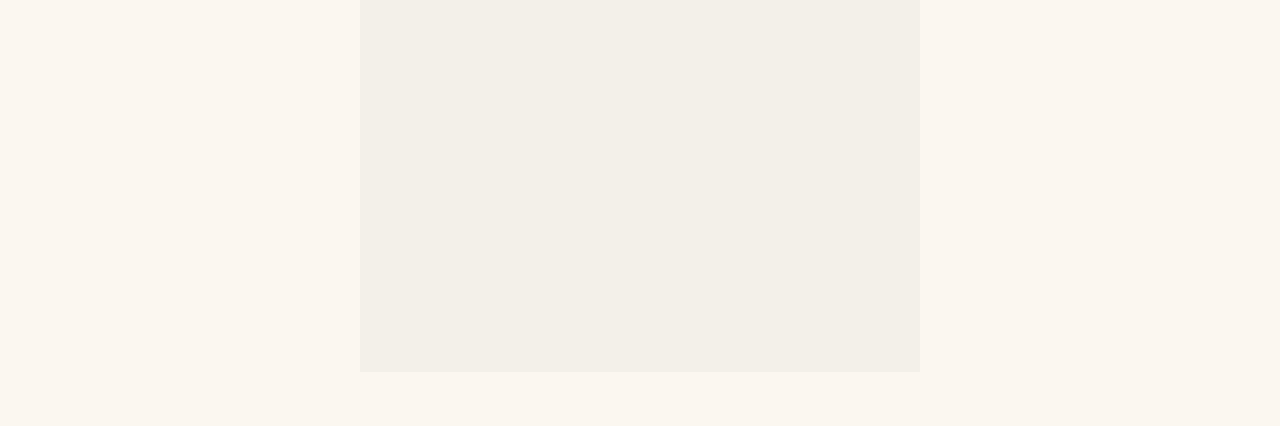
<file: short-version.html>
<!doctype html>
<html lang="en">
<head>
<meta charset="utf-8">
<meta name="viewport" content="width=device-width, initial-scale=1">
<title>Short Version | Touching Emotions, Smelling Shapes: A Reading Guide</title>
<script src="js/theme.js"></script>
<link rel="stylesheet" href="css/site.css">
</head>
<body data-ctx="Short Version &ndash; About 3 Minutes" data-ctx-swatch="doc" data-cta-label="Open the Paper" data-cta-href="read.html">
<main>
<div class="sv">

  <aside class="sv-left">
    <nav class="sv-toc" aria-label="On this page">
      <h2 class="cap">On This Page</h2>
      <ul>
        <li><a href="#oneminute">In One Minute</a></li>
        <li><a href="#wanted">What the Researchers Wanted to Know</a></li>
        <li><a href="#did">What They Did</a></li>
        <li><a href="#found">What They Found</a></li>
        <li><a href="#keypoints">Key Points</a></li>
      </ul>
    </nav>
    <div class="readnext">
      <h2>Read Next</h2>
      <a class="rn-card" href="findings.html">
        <span class="rn-thumb" aria-hidden="true"><span><i class="a" style="--c:#ffd3e6"></i><i></i><i class="s"></i></span></span>
        <span class="rn-text"><b>What the Children Found</b><span>The patterns, and the one that didn&rsquo;t hold up</span><span class="rn-open">Open</span></span>
      </a>
      <a class="rn-card" href="cautions.html">
        <span class="rn-thumb" aria-hidden="true"><span><i></i><i class="u"></i><i class="s"></i></span></span>
        <span class="rn-text"><b>How Much to Trust It</b><span>The limits of one small study</span><span class="rn-open">Open</span></span>
      </a>
    </div>
  </aside>

  <article class="sv-canvas">
    <nav class="tabs" aria-label="Ways to read">
      <a class="tab" href="read.html">Full Paper</a>
      <span class="tab" aria-current="page">Short Version</span>
    </nav>
    <h1>Short Version</h1>

    <section class="summary" aria-labelledby="oneminute">
      <h2 id="oneminute">In One Minute</h2>
      <dl>
        <div><dt>The Study</dt><dd>26 children aged 2 to 4 felt hidden shapes, sniffed lemon and vanilla, and picked names and feelings for them.</dd></div>
        <div><dt>The Finding</dt><dd>Spiky shapes tended to go with &ldquo;Kiki&rdquo; and lemon, and round shapes with &ldquo;Bouba&rdquo; and vanilla. Lemon was called exciting and vanilla calm more often.</dd></div>
        <div><dt>The Caution</dt><dd>These are tendencies from one small study, not rules. Shape-and-feeling links were not strong enough to count.</dd></div>
      </dl>
    </section>

    <h2 id="wanted">What the Researchers Wanted to Know</h2>
    <p>Adults tend to link senses in the same ways. Many people say a spiky shape sounds like &ldquo;kiki&rdquo; and a round shape sounds like &ldquo;bouba.&rdquo; Scientists call links like this <strong>cross-sensory correspondences</strong>. Most of this research has been done with older children and adults. Little was known about children aged 2 to 4, when the senses are developing quickly. This study asked: what links do preschoolers make between touch, smell and feelings, and how do they explain them?</p>
    <h2 id="did">What They Did</h2>
    <p>Twenty-six children, aged 2 to 4&frac12;, took part at their nurseries (daycares). Each child heard one story with four small tasks. A child felt three 3D shapes hidden in a box (Spiky, Round and Cylinder) and smelled three scents (lemon, vanilla and plain air). The child then matched them to made-up names (&ldquo;Kiki&rdquo; and &ldquo;Bouba&rdquo;), and to feelings (excited, calm, or neither).</p>
    <h2 id="found">What They Found</h2>
    <p>Some matches showed up more often than chance would predict. Spiky tended to go with &ldquo;Kiki&rdquo; and lemon. Round tended to go with &ldquo;Bouba&rdquo; and vanilla. The Cylinder tended to go with plain air. Lemon was called exciting more often, and vanilla was called calm more often. One link was not strong enough to count: shape and feeling. If anything, it leaned the opposite way from adults, but the researchers say it is only a trend.</p>
    <p>Children mostly explained their choices with things they knew from life, for example calling the Round shape a &ldquo;grape.&rdquo; For smells, they often said how much they liked it (&ldquo;I love it&rdquo;) instead of describing it.</p>
  </article>

  <aside class="kp" id="keypoints" aria-labelledby="kp-h">
    <h2 id="kp-h">Key Points <span>11</span></h2>
    <h3 style="--k:#cdf3c6;--ke:#2f7d2a">What They Did</h3>
    <ul>
      <li>Cross-sensory correspondences are steady links between the senses, such as Bouba&ndash;Kiki.</li>
      <li>Stories, characters, few choices and a familiar room helped with such young children.</li>
    </ul>
    <h3 style="--k:#ffd3e6;--ke:#b8326f">What They Found</h3>
    <ul>
      <li>Preschoolers matched Spiky with &ldquo;Kiki&rdquo; and Round with &ldquo;Bouba&rdquo; using touch alone.</li>
      <li>Children linked vanilla with calm and lemon with excited, as older children and adults do.</li>
      <li>Spiky tended to go with lemon, Round with vanilla, and the Cylinder with plain air.</li>
      <li>Shape-and-feeling matches were not statistically significant (a trend, not a finding).</li>
      <li>The most common reasons were familiar things from everyday life.</li>
      <li>Children described how shapes felt, but did not describe smells. Words for smells are hard to find.</li>
      <li>Many children could not explain their choices. The links may work by instinct.</li>
    </ul>
    <h3 style="--k:#ffddaa;--ke:#a85a00">What It Could Mean</h3>
    <ul>
      <li>The authors suggest designers match cues to <em>children&rsquo;s</em> links, not adults&rsquo;. A lemon scent in a &ldquo;calm&rdquo; setting could confuse a child. This is a suggestion; it was not tested.</li>
      <li>The authors say scent might help children who struggle to say how they feel. This was not tested.</li>
    </ul>
  </aside>

</div>
</main>
<script src="js/site.js"></script>
</body>
</html>
</file>
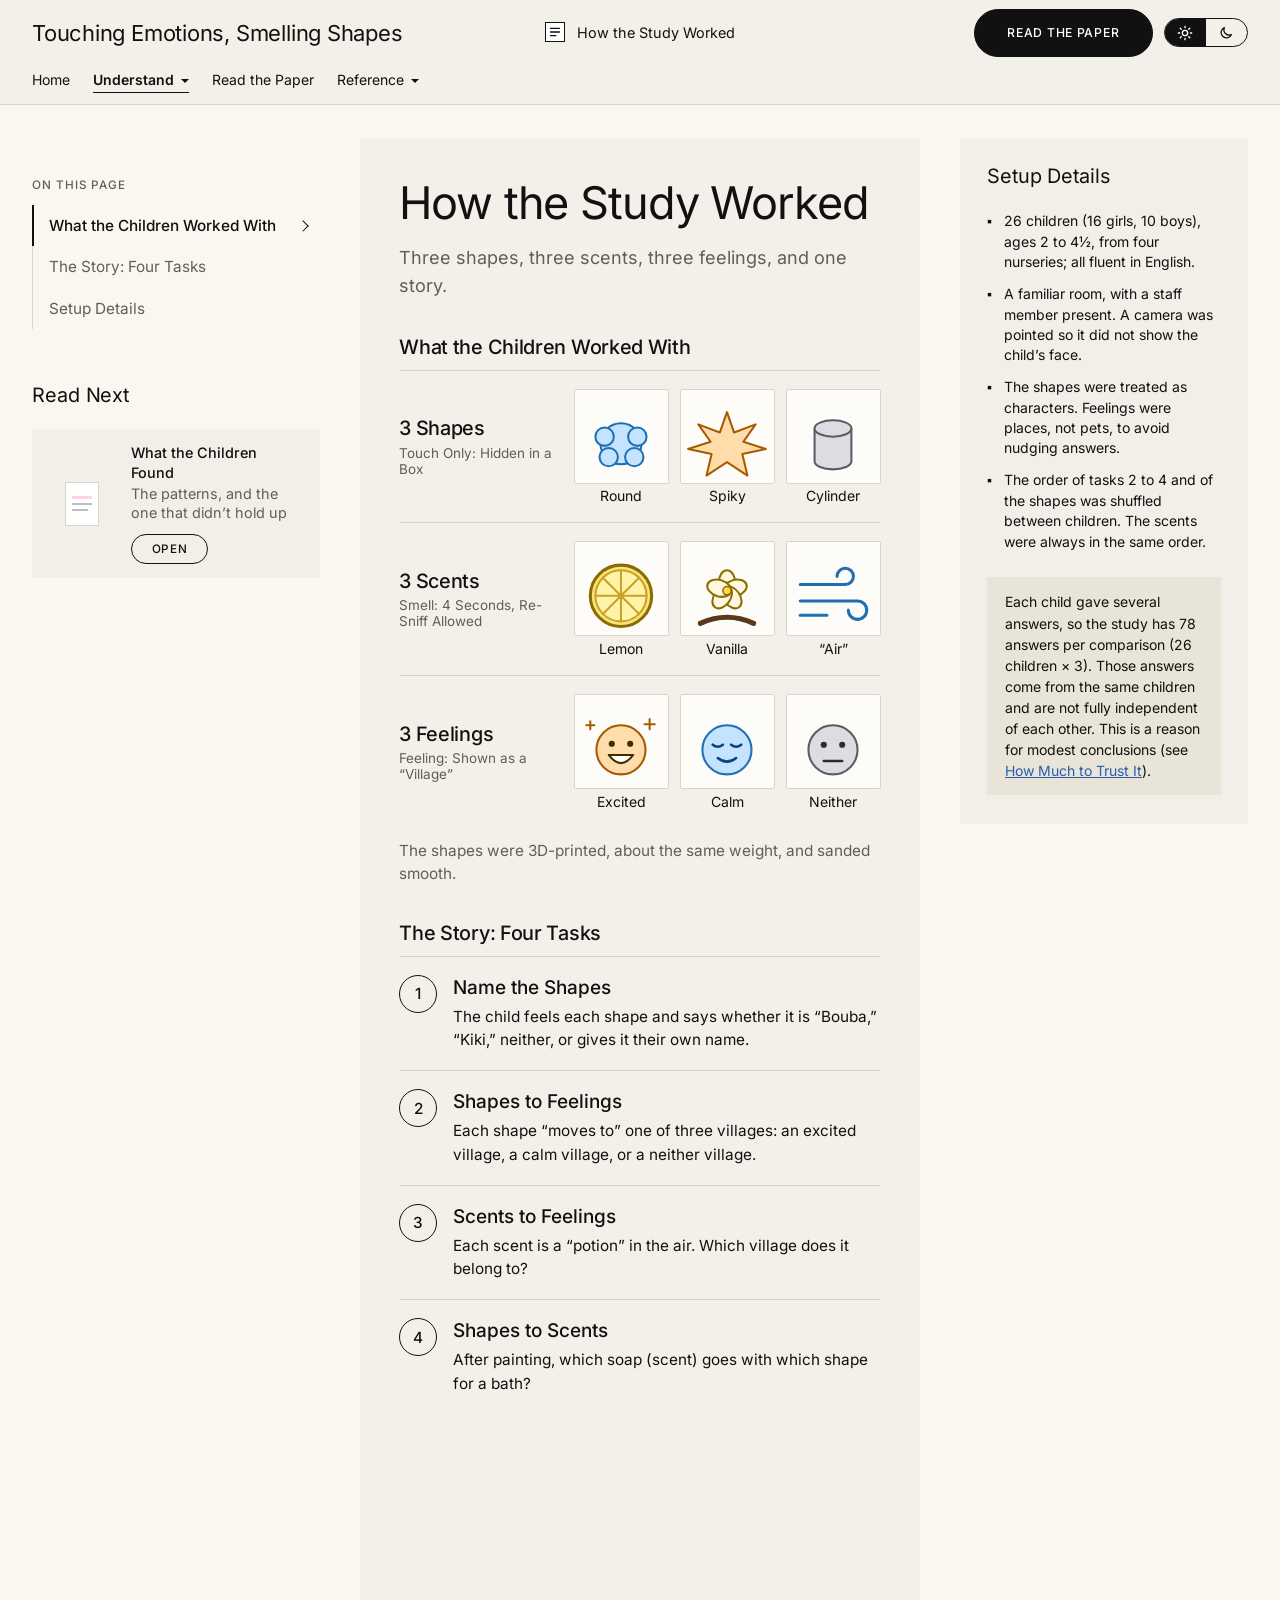
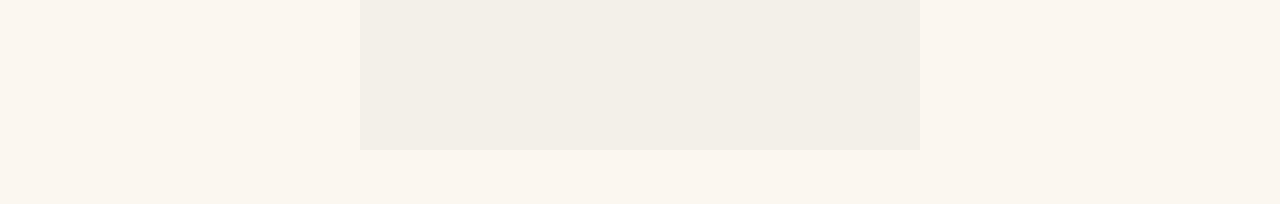
<file: study.html>
<!doctype html>
<html lang="en">
<head>
<meta charset="utf-8">
<meta name="viewport" content="width=device-width, initial-scale=1">
<title>How the Study Worked | Touching Emotions, Smelling Shapes: A Reading Guide</title>
<script src="js/theme.js"></script>
<link rel="stylesheet" href="css/site.css">
</head>
<body>
<main>
<div class="sv">

  <aside class="sv-left">
    <nav class="sv-toc" aria-label="On This Page">
      <h2 class="cap">On This Page</h2>
      <ul>
        <li><a href="#worked-with">What the Children Worked With</a></li>
        <li><a href="#story">The Story: Four Tasks</a></li>
        <li><a href="#setup">Setup Details</a></li>
      </ul>
    </nav>
    <div class="readnext">
      <h2>Read Next</h2>
      <a class="rn-card" href="findings.html">
        <span class="rn-thumb" aria-hidden="true"><span><i class="a" style="--c:#ffd3e6"></i><i></i><i class="s"></i></span></span>
        <span class="rn-text"><b>What the Children Found</b><span>The patterns, and the one that didn&rsquo;t hold up</span><span class="rn-open">Open</span></span>
      </a>
    </div>
  </aside>

  <article class="sv-canvas">
    <h1>How the Study Worked</h1>
    <p class="lede">Three shapes, three scents, three feelings, and one story.</p>
    <h2 id="worked-with">What the Children Worked With</h2>
<div class="kit">
  <section class="col" aria-labelledby="g-shapes">
    <span class="tag">Touch Only: Hidden in a Box</span>
    <h3 id="g-shapes">3 Shapes</h3>
    <div class="figs">
      <figure><div class="tile"><svg viewBox="0 0 84 70" role="img" aria-label="Round lumpy shape"><g fill="#c4e3ff" stroke="#1f6fb2" stroke-width="2"><circle cx="42" cy="35" r="20"/><circle cx="26" cy="28" r="9"/><circle cx="58" cy="28" r="9"/><circle cx="30" cy="48" r="9"/><circle cx="55" cy="48" r="9"/></g></svg></div><figcaption>Round</figcaption></figure>
      <figure><div class="tile"><svg viewBox="0 0 84 70" role="img" aria-label="Spiky star shape"><polygon points="42,4 49,24 70,16 58,33 80,40 57,45 62,66 42,53 22,66 27,45 4,40 26,33 14,16 35,24" fill="#ffddaa" stroke="#a85a00" stroke-width="2" stroke-linejoin="round"/></svg></div><figcaption>Spiky</figcaption></figure>
      <figure><div class="tile"><svg viewBox="0 0 84 70" role="img" aria-label="Cylinder"><g fill="#dcdce1" stroke="#5b5b66" stroke-width="2"><path d="M24 20 V52 A18 8 0 0 0 60 52 V20"/><ellipse cx="42" cy="20" rx="18" ry="8"/></g></svg></div><figcaption>Cylinder</figcaption></figure>
    </div>
  </section>
  <section class="col" aria-labelledby="g-scents">
    <span class="tag">Smell: 4 Seconds, Re-Sniff Allowed</span>
    <h3 id="g-scents">3 Scents</h3>
    <div class="figs">
      <figure><div class="tile"><svg viewBox="0 0 84 70" role="img" aria-label="Lemon slice"><circle cx="42" cy="35" r="30" fill="#fbe27a" stroke="#8a6d00" stroke-width="3"/><circle cx="42" cy="35" r="25" fill="#fff3a8" stroke="#c9a227" stroke-width="2"/><g stroke="#c9a227" stroke-width="2" stroke-linecap="round"><path d="M42 35 V10 M42 35 V60 M42 35 L17 35 M42 35 L67 35 M42 35 L24.3 17.3 M42 35 L59.7 52.7 M42 35 L59.7 17.3 M42 35 L24.3 52.7"/></g><circle cx="42" cy="35" r="3" fill="#c9a227"/></svg></div><figcaption>Lemon</figcaption></figure>
      <figure><div class="tile"><svg viewBox="0 0 84 70" role="img" aria-label="Vanilla flower and pod"><g fill="#fff7e0" stroke="#8a6d00" stroke-width="2"><ellipse cx="42" cy="22" rx="8" ry="12"/><ellipse cx="42" cy="22" rx="8" ry="12" transform="rotate(72 42 30)"/><ellipse cx="42" cy="22" rx="8" ry="12" transform="rotate(144 42 30)"/><ellipse cx="42" cy="22" rx="8" ry="12" transform="rotate(216 42 30)"/><ellipse cx="42" cy="22" rx="8" ry="12" transform="rotate(288 42 30)"/></g><circle cx="42" cy="30" r="4" fill="#ffd84d" stroke="#8a6d00" stroke-width="1.5"/><path d="M16 62 q26 -12 52 0" fill="none" stroke="#5a3a1a" stroke-width="5" stroke-linecap="round"/></svg></div><figcaption>Vanilla</figcaption></figure>
      <figure><div class="tile"><svg viewBox="0 0 84 70" role="img" aria-label="Air, shown as wind swirls"><g fill="none" stroke="#1f6fb2" stroke-width="3" stroke-linecap="round"><path d="M10 24 H54 a8 8 0 1 0 -8 -8"/><path d="M10 40 H66 a9 9 0 1 1 -9 9"/><path d="M10 54 H36"/></g></svg></div><figcaption>&ldquo;Air&rdquo;</figcaption></figure>
    </div>
  </section>
  <section class="col" aria-labelledby="g-feel">
    <span class="tag">Feeling: Shown as a &ldquo;Village&rdquo;</span>
    <h3 id="g-feel">3 Feelings</h3>
    <div class="figs">
      <figure><div class="tile"><svg viewBox="0 0 84 70" role="img" aria-label="Excited face"><circle cx="42" cy="36" r="24" fill="#ffddaa" stroke="#a85a00" stroke-width="2"/><circle cx="33" cy="30" r="3" fill="#3d2f00"/><circle cx="51" cy="30" r="3" fill="#3d2f00"/><path d="M30 41 q12 16 24 0z" fill="#fff" stroke="#3d2f00" stroke-width="2" stroke-linejoin="round"/><path d="M70 6 v10 M65 11 h10 M12 8 v8 M8 12 h8" stroke="#a85a00" stroke-width="2" stroke-linecap="round"/></svg></div><figcaption>Excited</figcaption></figure>
      <figure><div class="tile"><svg viewBox="0 0 84 70" role="img" aria-label="Calm face"><circle cx="42" cy="36" r="24" fill="#c4e3ff" stroke="#1f6fb2" stroke-width="2"/><path d="M28 31 q5 4 10 0 M46 31 q5 4 10 0" fill="none" stroke="#0c447c" stroke-width="2.5" stroke-linecap="round"/><path d="M33 44 q9 7 18 0" fill="none" stroke="#0c447c" stroke-width="2.5" stroke-linecap="round"/></svg></div><figcaption>Calm</figcaption></figure>
      <figure><div class="tile"><svg viewBox="0 0 84 70" role="img" aria-label="Neutral face"><circle cx="42" cy="36" r="24" fill="#dcdce1" stroke="#5b5b66" stroke-width="2"/><circle cx="33" cy="31" r="3" fill="#2c2c2a"/><circle cx="51" cy="31" r="3" fill="#2c2c2a"/><path d="M33 47 h18" stroke="#2c2c2a" stroke-width="2.5" stroke-linecap="round"/></svg></div><figcaption>Neither</figcaption></figure>
    </div>
  </section>
</div>
    <p class="hint">The shapes were 3D-printed, about the same weight, and sanded smooth.</p>
    <h2 id="story">The Story: Four Tasks</h2>
    <ol class="steps">
      <li><strong class="step-t">Name the Shapes</strong>The child feels each shape and says whether it is &ldquo;Bouba,&rdquo; &ldquo;Kiki,&rdquo; neither, or gives it their own name.</li>
      <li><strong class="step-t">Shapes to Feelings</strong>Each shape &ldquo;moves to&rdquo; one of three villages: an excited village, a calm village, or a neither village.</li>
      <li><strong class="step-t">Scents to Feelings</strong>Each scent is a &ldquo;potion&rdquo; in the air. Which village does it belong to?</li>
      <li><strong class="step-t">Shapes to Scents</strong>After painting, which soap (scent) goes with which shape for a bath?</li>
    </ol>
  </article>

  <aside class="kp" id="setup" aria-labelledby="setup-h">
    <h2 id="setup-h">Setup Details</h2>
    <ul>
      <li>26 children (16 girls, 10 boys), ages 2 to 4&frac12;, from four nurseries; all fluent in English.</li>
      <li>A familiar room, with a staff member present. A camera was pointed so it did not show the child&rsquo;s face.</li>
      <li>The shapes were treated as characters. Feelings were places, not pets, to avoid nudging answers.</li>
      <li>The order of tasks 2 to 4 and of the shapes was shuffled between children. The scents were always in the same order.</li>
    </ul>
    <p class="note">Each child gave several answers, so the study has 78 answers per comparison (26 children &times; 3). Those answers come from the same children and are not fully independent of each other. This is a reason for modest conclusions (see <a href="cautions.html">How Much to Trust It</a>).</p>
  </aside>

</div>
</main>
<script src="js/site.js"></script>
</body>
</html>
</file>
<file: css/site.css>
@font-face { font-family: "Inter"; src: url("../fonts/inter-latin-wght-normal.woff2") format("woff2"); font-weight: 100 900; font-style: normal; font-display: swap; }
@font-face { font-family: "Inter"; src: url("../fonts/inter-latin-wght-italic.woff2") format("woff2"); font-weight: 100 900; font-style: italic; font-display: swap; }

/* Theme: warm cream, ink and one black button. Light first, then a dark counterpart.
   --bar: top bar. --panel: side panels. --canvas: the surface the paper or the reading sits on. */
:root {
  --bg: #fbf7f0; --bar: #f2f0e9; --panel: #f2efe8; --canvas: #f3f0e9; --card: #ffffff;
  --fg: #111111; --muted: #625e56; --line: #d9d5cc;
  --accent: #111111; --on-accent: #ffffff; --focus: #2a5db0; --link: #2a5db0; --you: #b8761a; --tabbg: #dad7d0;
  --tip-bg: #111111; --tip-fg: #fbf7f0; --callout-bg: #e9e4d8; --callout-fg: #111111;
  --danger: #a3121a; --shadow: 0 6px 24px rgba(17, 17, 17, .16);
  --display: "Inter", "Helvetica Neue", Helvetica, Arial, sans-serif;
  --sans: "Inter", "Helvetica Neue", Helvetica, Arial, sans-serif;
  --r: 2px;
  --maxw: 84rem; --prose: 44rem; --gutter: 32px; --side: 16rem; --key: 23rem; --colgap: 2.2rem;
}
@media (prefers-color-scheme: dark) {
  :root:not([data-theme="light"]) {
    --bg: #151310; --bar: #1c1915; --panel: #201d18; --canvas: #1b1814; --card: #24201b;
    --fg: #f1ede4; --muted: #b3ada1; --line: #38332b;
    --accent: #f1ede4; --on-accent: #151310; --focus: #8fb0ea; --link: #8fb0ea; --you: #f0b95c; --tabbg: #332e27;
    --tip-bg: #f1ede4; --tip-fg: #151310; --callout-bg: #2a251e; --callout-fg: #f1ede4;
    --danger: #ff8a8f; --shadow: 0 6px 24px rgba(0, 0, 0, .6);
  }
}
:root[data-theme="dark"] {
  --bg: #151310; --bar: #1c1915; --panel: #201d18; --canvas: #1b1814; --card: #24201b;
  --fg: #f1ede4; --muted: #b3ada1; --line: #38332b;
  --accent: #f1ede4; --on-accent: #151310; --focus: #8fb0ea; --link: #8fb0ea; --you: #f0b95c; --tabbg: #332e27;
  --tip-bg: #f1ede4; --tip-fg: #151310; --callout-bg: #2a251e; --callout-fg: #f1ede4;
  --danger: #ff8a8f; --shadow: 0 6px 24px rgba(0, 0, 0, .6);
}
* { box-sizing: border-box; }
html { font-size: 112.5%; }
body { margin: 0; background: var(--bg); color: var(--fg); font-family: var(--sans); line-height: 1.6; }
h1, h2, h3, h4 { font-family: var(--display); font-weight: 500; letter-spacing: -.015em; }
nav, .chip, button, .btn, .label, .ui, input, select, textarea { font-family: var(--sans); }
a { color: var(--link); }
a:focus-visible, button:focus-visible, input:focus-visible, textarea:focus-visible, select:focus-visible, summary:focus-visible, [tabindex]:focus-visible { outline: 3px solid var(--focus); outline-offset: 2px; }
.skip { position: absolute; left: -999px; } .skip:focus { left: 8px; top: 8px; background: var(--card); padding: .5rem; z-index: 90; }
.sr-only { position: absolute; width: 1px; height: 1px; overflow: hidden; clip: rect(0 0 0 0); white-space: nowrap; }
.cap { font: 500 .65rem var(--sans); letter-spacing: .08em; text-transform: uppercase; color: var(--muted); margin: 0; }

/* ---- Top bar: title | where you are | one black button, then the page links ---- */
header.site { background: var(--bar); border-bottom: 1px solid var(--line); position: relative; z-index: 20; }
header.site .inner, main, footer.site .inner { max-width: var(--maxw); margin: 0 auto; padding-left: var(--gutter); padding-right: var(--gutter); }
header.site .top { display: grid; grid-template-columns: 1fr auto 1fr; align-items: center; gap: 1rem; min-height: 65px; }
header.site .brand { justify-self: start; font: 400 1.22rem var(--sans); letter-spacing: -.01em; color: var(--fg); text-decoration: none; white-space: nowrap; }
header.site .ctx { display: flex; align-items: center; gap: .7rem; font-size: .8rem; color: var(--fg); min-width: 0; }
header.site .ctx-text { white-space: nowrap; overflow: hidden; text-overflow: ellipsis; }
.ctx-sw { display: flex; width: 20px; height: 20px; flex: none; background: var(--f, var(--line)); border-bottom: 3px solid var(--e, transparent); }
.ctx-sw i { flex: 1; background: var(--f); }
.ctx-sw.doc { background: var(--card); border: 1px solid var(--fg); border-bottom-width: 1px; color: var(--fg); }
.ctx-sw.doc svg { width: 100%; height: 100%; display: block; }
header.site .tools { justify-self: end; display: flex; align-items: center; gap: .6rem; }
header.site .tools .btn { min-height: 48px; padding: 0 1.8rem; white-space: nowrap; }
header.site .tools .btn[hidden] { display: none; }
nav.main { position: relative; }
nav.main > ul { list-style: none; margin: 0; padding: 0 0 .55rem; display: flex; flex-wrap: wrap; gap: .1rem 1.3rem; align-items: center; justify-content: flex-start; }
nav.main a, nav.main .dd > button { font-size: .78rem; text-decoration: none; padding: .2rem 0; border: 0; border-bottom: 1px solid transparent; background: none; color: var(--fg); cursor: pointer; }
nav.main a:hover, nav.main .dd > button:hover { border-bottom-color: var(--muted); }
nav.main a[aria-current="page"], nav.main .dd.cur > button { border-bottom-color: var(--fg); font-weight: 600; }
nav.main .dd { position: relative; }
nav.main .dd > button::after { content: ""; display: inline-block; margin-left: .35rem; border: 4px solid transparent; border-top-color: currentColor; border-bottom-width: 0; vertical-align: .15em; }
nav.main .menu { display: none; position: absolute; left: -.6rem; top: 100%; min-width: 12rem; list-style: none; margin: 0; padding: .4rem; background: var(--card); border: 1px solid var(--line); border-radius: var(--r); box-shadow: var(--shadow); z-index: 30; }
nav.main .dd.open .menu { display: block; }
nav.main .menu a { display: block; padding: .4rem .6rem; border-radius: 2px; border: 0; }
nav.main .menu a:hover { background: var(--bg); }
nav.main .menu a[aria-current="page"] { font-weight: 600; background: var(--bg); }
.burger { display: none; }
.burger svg { width: 18px; height: 18px; display: block; }
@media (max-width: 900px) {
  :root { --gutter: 16px; }
  header.site .top { grid-template-columns: 1fr auto; row-gap: 0; padding: .5rem 0; }
  header.site .ctx { display: none; }
  header.site .brand { font-size: 1.05rem; white-space: normal; }
  header.site .tools .btn { min-height: 40px; padding: 0 1.1rem; }
  .burger { display: inline-flex; }
  nav.main > ul { display: none; flex-direction: column; align-items: stretch; justify-content: flex-start; gap: 0; padding: .3rem 0 .8rem; }
  nav.main.open > ul { display: flex; }
  nav.main a, nav.main .dd > button { display: block; width: 100%; text-align: left; padding: .45rem 0; }
  nav.main .dd > button { pointer-events: none; color: var(--muted); font-weight: 600; font-size: .75rem; }
  nav.main .dd > button::after { display: none; }
  nav.main .menu { display: block; position: static; box-shadow: none; border: 0; padding: 0 0 0 .8rem; background: transparent; }
  nav.main .menu a { padding: .45rem 0; }
}
@media (max-width: 520px) { header.site .tools .btn { display: none; } }

/* Two-state switches (sun | moon) */
.seg { display: inline-flex; border: 1px solid var(--fg); border-radius: 999px; overflow: hidden; }
.seg button { border: 0; background: transparent; color: var(--fg); padding: .3rem .7rem; font-size: .8rem; font-weight: 500; cursor: pointer; display: inline-flex; align-items: center; justify-content: center; gap: .3rem; }
.seg button[aria-pressed="true"] { background: var(--accent); color: var(--on-accent); font-weight: 600; }
.seg svg { width: 16px; height: 16px; display: block; }

/* ---- Page frame ---- */
main { padding-top: 1.5rem; padding-bottom: 3rem; }
.prose { max-width: var(--prose); margin-left: auto; margin-right: auto; }
.prose p, .prose li, .prose dd { overflow-wrap: anywhere; }
h1 { font-size: 2.2rem; line-height: 1.12; letter-spacing: -.025em; margin: .5rem 0 1rem; text-align: center; font-weight: 400; }
h2 { font-size: 1.3rem; line-height: 1.2; margin: 2rem 0 .5rem; }
h3 { font-size: 1.1rem; line-height: 1.25; margin: 1.4rem 0 .3rem; }
.lede { font-size: 1.05rem; color: var(--muted); text-align: center; max-width: 38rem; margin-left: auto; margin-right: auto; }
.card { background: var(--card); border: 1px solid var(--line); border-radius: var(--r); padding: 1rem 1.1rem; margin: 1rem 0; }
.note { border-left: 3px solid var(--fg); background: var(--panel); padding: .7rem 1rem; margin: 1rem 0; font-size: .92rem; }
.btn, button.btn { display: inline-flex; align-items: center; justify-content: center; min-height: 48px; padding: 0 1.6rem; border-radius: 999px; background: var(--accent); color: var(--on-accent); border: 1px solid var(--accent); font: 500 .68rem var(--sans); letter-spacing: .06em; text-transform: uppercase; text-decoration: none; cursor: pointer; }
.btn.secondary { background: transparent; color: var(--fg); border-color: var(--fg); }
.btn-sm { white-space: nowrap; font: 500 .72rem var(--sans); padding: .3rem .85rem; border-radius: 999px; border: 1px solid var(--fg); background: transparent; color: var(--fg); cursor: pointer; }
.btn-sm.primary { background: var(--accent); border-color: var(--accent); color: var(--on-accent); }
.btn-sm:disabled { opacity: .45; cursor: default; }
.cta-row { display: flex; flex-wrap: wrap; gap: .6rem; margin: 1rem 0; }
table { border-collapse: collapse; width: 100%; font-size: .85rem; margin: 1rem 0; }
th, td { border: 1px solid var(--line); padding: .4rem .55rem; text-align: left; vertical-align: top; }
th { background: var(--panel); font-family: var(--sans); font-weight: 600; }
.table-wrap { overflow-x: auto; }
.backbar { margin: 0 0 1rem; }

/* ---- Cards that point to the next page (Read next) ---- */
.readnext { display: flex; flex-direction: column; gap: .5rem; }
.readnext h2 { font: 400 1.1rem var(--sans); margin: 0 0 .7rem; letter-spacing: -.005em; }
.rn-card { display: flex; align-items: center; background: var(--panel); color: var(--fg); text-decoration: none; min-height: 6rem; }
.rn-card:hover .rn-open { background: var(--accent); color: var(--on-accent); }
.rn-thumb { display: flex; align-items: center; justify-content: center; width: 5.5rem; flex: none; align-self: stretch; }
.rn-thumb span { display: flex; flex-direction: column; justify-content: center; gap: 4px; width: 34px; height: 44px; padding: 0 6px; background: #fff; border: 1px solid var(--line); }
.rn-thumb i { display: block; height: 2px; background: #bdbdc2; }
.rn-thumb i.a { height: 3px; background: var(--c, #8cccff); }
.rn-thumb i.s { width: 16px; }
.rn-thumb i.u { border-bottom: 2px dashed #d91a1a; height: 4px; }
.rn-text { display: flex; flex-direction: column; align-items: flex-start; gap: .1rem; padding: .8rem 1.1rem .8rem 0; font-size: .8rem; line-height: 1.35; }
.rn-text b { font-weight: 500; }
.rn-text > span:not(.rn-open) { color: var(--muted); }
.rn-open { margin-top: .5rem; padding: .4rem 1.1rem; border: 1px solid var(--fg); border-radius: 999px; font: 500 .65rem var(--sans); letter-spacing: .06em; text-transform: uppercase; color: var(--fg); }

/* ---- Homepage: a path of three stops ---- */
.hero { display: grid; grid-template-columns: minmax(0, 1fr) minmax(0, 31rem); gap: 4rem; align-items: center; padding: 3.5rem 0 3rem; text-align: left; }
.hero-text { min-width: 0; }
.hero h1 { font-size: 3.3rem; font-weight: 300; line-height: 1.1; letter-spacing: -.03em; max-width: 38rem; margin: 0 0 1.2rem; text-align: left; }
.hero .lede { text-align: left; margin: 0 0 1.6rem; max-width: 31rem; font-size: 1.1rem; line-height: 1.5; }
.hero .cta-row { justify-content: flex-start; }
.hero-visual { background: var(--canvas); padding: 2.4rem 2rem 2rem; display: flex; flex-direction: column; align-items: center; gap: 1.5rem; }
.hv-row { display: flex; align-items: flex-start; gap: .9rem; }
.hv-row figure { margin: 0; display: flex; flex-direction: column; align-items: center; gap: .55rem; }
.hv-tile { width: 6.6rem; height: 5.5rem; background: #fdfcf9; display: grid; place-items: center; }
.hv-tile svg { width: 4.7rem; height: auto; }
.hv-row figcaption { font: 500 .62rem var(--sans); letter-spacing: .08em; text-transform: uppercase; color: var(--muted); }
.hv-arrow { align-self: flex-start; margin-top: 2.6rem; width: 1.5rem; height: 1px; background: var(--muted); position: relative; }
.hv-arrow::after { content: ""; position: absolute; right: 0; top: -3px; width: 6px; height: 6px; border-top: 1px solid var(--muted); border-right: 1px solid var(--muted); transform: rotate(45deg); }
.hero-visual p { margin: 0; max-width: 24rem; text-align: center; font-size: .8rem; line-height: 1.45; color: var(--muted); }
.center-h2 { text-align: left; margin: 1rem 0 1.2rem; font-size: 1.6rem; font-weight: 300; letter-spacing: -.02em; }
.route { display: grid; grid-template-columns: repeat(3, 1fr); gap: 1.5rem; margin: 0; padding: 0; list-style: none; }
.stop { display: flex; flex-direction: column; }
.stop .panel-s { flex: 1; display: flex; flex-direction: column; background: var(--panel); padding: 1.6rem 1.6rem 1.5rem; gap: .8rem; }
.stop.featured .panel-s { outline: 2px solid var(--fg); outline-offset: -2px; background: var(--card); }
.stop .num { width: 2rem; height: 2rem; border-radius: 50%; border: 1.5px solid var(--fg); display: grid; place-items: center; font: 500 .85rem var(--sans); }
.stop .bar-s h3 { margin: 0; font-size: 1.35rem; font-weight: 400; letter-spacing: -.01em; color: var(--fg); }
.stop .panel-s p { margin: 0; color: var(--muted); font-size: .9rem; line-height: 1.5; }
.stop .acts { margin-top: auto; padding-top: .8rem; display: flex; flex-wrap: wrap; gap: .5rem; }
.small-links { text-align: left; font: .85rem var(--sans); color: var(--muted); margin: 1.6rem 0 0; }
@media (max-width: 1100px) {
  .hero { grid-template-columns: minmax(0, 1fr); gap: 2rem; padding-top: 2rem; }
  .hero-visual { max-width: 34rem; }
}
@media (max-width: 700px) {
  .hero h1 { font-size: 2.3rem; overflow-wrap: anywhere; }
  .hero .cta-row .btn { flex: 1 1 100%; }
  .hv-tile { width: 5rem; height: 4.4rem; }
  .hv-tile svg { width: 3.6rem; }
  .hv-row { gap: .5rem; }
  .hv-arrow { width: .9rem; margin-top: 2.1rem; }
  .route { grid-template-columns: 1fr; gap: 1rem; }
}
}

/* ---- The kit (study at a glance) ---- */
.kit { max-width: 60rem; margin-left: auto; margin-right: auto; display: grid; grid-template-columns: repeat(3, 1fr); background: var(--panel); padding: .8rem 0; margin-top: 1rem; margin-bottom: 1rem; }
.kit .col { padding: 0 1rem; border-left: 1px dashed var(--line); }
.kit .col:first-child { border-left: 0; }
.kit .tag { font: .75rem var(--sans); color: var(--muted); display: block; }
.kit h3 { margin: .1rem 0 .5rem; font-size: 1.15rem; }
.figs { display: flex; gap: .45rem; }
.figs figure { margin: 0; flex: 1; text-align: center; font: .78rem var(--sans); min-width: 0; }
.figs .tile { background: #fdfcf9; border: 1px solid var(--line); border-radius: var(--r); padding: .2rem; }
.figs svg { width: 100%; height: auto; display: block; }
.figs figcaption { margin-top: .2rem; }
@media (max-width: 700px) {
  .kit { grid-template-columns: 1fr; padding: .2rem 0; }
  .kit .col { border-left: 0; border-top: 1px dashed var(--line); padding: .6rem 1rem; display: grid; grid-template-columns: 5.5rem 1fr; column-gap: .8rem; align-items: center; }
  .kit .col:first-child { border-top: 0; }
  .kit .tag { grid-column: 1; grid-row: 1; align-self: end; }
  .kit h3 { grid-column: 1; grid-row: 2; margin: .1rem 0 0; align-self: start; }
  .kit .figs { grid-column: 2; grid-row: 1 / 3; gap: .35rem; }
}
ol.steps { padding-left: 0; list-style: none; counter-reset: s; }
ol.steps > li { counter-increment: s; position: relative; padding-left: 3rem; margin: 1rem 0; }
ol.steps > li::before { content: counter(s); position: absolute; left: 0; top: 0; width: 2.1rem; height: 2.1rem; border-radius: 50%; background: var(--accent); color: var(--on-accent); display: grid; place-items: center; font: 500 1rem var(--sans); }
.bar { display: flex; align-items: center; gap: .5rem; font: .8rem var(--sans); margin: .2rem 0; }
.bar .track { flex: 1; background: var(--line); border-radius: 2px; height: .8rem; overflow: hidden; }
.bar .fill { display: block; height: 100%; background: var(--accent); }
.bar span:first-child { min-width: 9rem; } .bar span:last-child { min-width: 3rem; text-align: right; }

/* ---- Reader: About | the paper on its canvas | the options panel ---- */
.rgrid { display: grid; grid-template-columns: minmax(0, var(--side)) minmax(0, 1fr) minmax(0, var(--key)); column-gap: var(--colgap); align-items: start; margin-top: .4rem; }
.a-about { padding-top: 2.4rem; display: flex; flex-direction: column; gap: 1.6rem; }
.a-about p { margin: 0; font-size: .9rem; line-height: 1.45; }
.a-about .about-stat { font-size: 1rem; }
.a-about ul { margin: 0; padding: 0; list-style: none; display: flex; flex-direction: column; gap: .55rem; font-size: .8rem; line-height: 1.4; }
.a-about li { position: relative; padding-left: .95rem; }
.a-about li::before { content: "\25AA"; position: absolute; left: 0; }
.a-about .readnext { margin-top: 1.2rem; }
.a-canvas { display: flex; flex-direction: column; background: var(--canvas); padding: .75rem 1.4rem 1.6rem; min-width: 0; }
.fs-left { display: contents; }
.a-toolbar { order: 1; margin: 0 -.6rem; } .a-paper { order: 2; margin-top: .6rem; } .a-look { order: 3; } .a-canvas > .pager { order: 4; } .a-canvas > .scrub-now { order: 5; }
.a-scrubv { display: none; }
.a-key { position: sticky; top: .8rem; }
.side { margin-top: 0; }
.panel { background: var(--panel); font-family: var(--sans); font-size: .8rem; }
.center { min-width: 0; }
.panel-toggle { display: none; }
.how { font-size: .75rem; color: var(--muted); margin: .7rem 0 0; line-height: 1.45; }

/* Tabs (Paper | Short version) and zoom, on one line */
.vc { display: flex; align-items: center; justify-content: space-between; gap: .6rem; flex-wrap: wrap; }
.tabs { display: flex; align-items: center; gap: .2rem; }
.tab { display: inline-flex; align-items: center; min-height: 1.7rem; padding: 0 .55rem; font: 500 .65rem var(--sans); letter-spacing: .05em; text-transform: uppercase; color: var(--muted); text-decoration: none; }
a.tab:hover { color: var(--fg); }
.tab[aria-current="page"] { background: var(--tabbg); color: var(--fg); }
.pill { display: inline-flex; align-items: center; gap: .25rem; background: transparent; color: var(--fg); border: 1px solid var(--fg); border-radius: 999px; padding: 0 .6rem; min-height: 1.7rem; font: 500 .68rem var(--sans); white-space: nowrap; }
.pill b { font-weight: 700; }
.pill svg { width: .8rem; height: .8rem; flex: none; }
.bgrp { display: inline-flex; align-self: flex-start; border: 1px solid var(--fg); border-radius: 999px; overflow: hidden; }
.bgrp > button, .bgrp > span { display: inline-flex; align-items: center; justify-content: center; gap: .2rem; border: 0; border-left: 1px solid var(--fg); background: transparent; color: var(--fg); padding: 0 .75rem; min-height: 1.7rem; font: 500 .72rem var(--sans); cursor: pointer; }
.bgrp > :first-child { border-left: 0; }
.bgrp > span { cursor: default; min-width: 3.1rem; }
.bgrp > button:hover:not(:disabled) { background: var(--callout-bg); }
.bgrp > button:disabled { opacity: .4; cursor: default; }
.bgrp svg { width: .9rem; height: .9rem; display: block; }

.pagerow { display: block; }
.pager { display: flex; align-items: center; gap: .7rem; margin-top: 1.1rem; }
.pager .scrub { flex: 1; min-width: 0; margin: 0; }
.arrow { flex: none; width: 2.3rem; height: 2.3rem; border-radius: 50%; border: 1px solid var(--fg); background: transparent; color: var(--fg); cursor: pointer; display: grid; place-items: center; z-index: 6; }
.arrow:disabled { opacity: .3; cursor: default; }
.arrow svg { width: 20px; height: 20px; }
.reader { position: relative; flex: 1; min-width: 0; }
.stage { overflow: auto; padding: 2px; }
.sheet { position: relative; margin: 0 auto; background: #fff; box-shadow: 0 1px 3px rgba(60, 50, 30, .16); line-height: 1; color: #000; }
.sheet canvas { display: block; width: 100%; height: 100%; }
.sheet .textLayer { position: absolute; inset: 0; z-index: 3; --user-unit: 1; }
.fsbtn { position: absolute; top: 8px; right: 8px; z-index: 8; width: 2rem; height: 2rem; display: grid; place-items: center; border-radius: 50%; border: 1px solid #111; background: rgba(255, 255, 255, .95); color: #111; cursor: pointer; padding: 0; }
.fsbtn svg { width: 1.05rem; height: 1.05rem; display: block; }
.fsbtn .shrink { display: none; }
.hl-layer, .note-layer, .gl-layer { position: absolute; inset: 0; pointer-events: none; }
.hl-layer { z-index: 1; mix-blend-mode: multiply; }
.note-layer { z-index: 2; mix-blend-mode: multiply; }
.gl-layer { z-index: 2; }
.hl { position: absolute; background: var(--f); border-bottom: 2px solid var(--e); }
.hl.u { background: transparent; border-bottom: 2px dashed var(--e); }
.hl.dim { display: none; }
.hl.on { outline: 2px solid #000; outline-offset: 0; }
.term { position: absolute; border-bottom: 2px dotted #2a5db0; }
.term.on { background: rgba(42, 93, 176, .14); }
body.guide-off .hl-layer, body.guide-off .gl-layer { display: none; }
.focus-layer { position: absolute; inset: 0; pointer-events: none; z-index: 4; }
.focus-hl, .focus-term { position: absolute; width: 14px; height: 14px; opacity: 0; left: 0; top: 0; }
.focus-hl:focus, .focus-term:focus { opacity: 1; background: transparent; outline: 3px solid var(--focus); outline-offset: 1px; border-radius: 2px; }
body.guide-off .focus-hl, body.guide-off .focus-term { display: none; }
.nrect { position: absolute; background: var(--nf); border-bottom: 2px dotted var(--ne); }
.nrect.dim, .pin.dim { display: none; }
.pin { position: absolute; z-index: 5; width: 20px; height: 20px; margin: -10px 0 0 -10px; border-radius: 4px; background: var(--nf); color: #111; border: 2px solid var(--ne); font: 700 11px var(--sans); cursor: pointer; padding: 0; }
.tip { position: absolute; z-index: 9; max-width: 15rem; background: var(--tip-bg); color: var(--tip-fg); border-radius: 0; padding: .6rem .75rem; font: .75rem/1.45 var(--sans); display: none; }
.tip b { display: block; font-weight: 600; }
.tip.pinned { box-shadow: 0 0 0 2px var(--focus); }
.tip .acts { display: flex; gap: .4rem; margin-top: .4rem; flex-wrap: wrap; }
.tip .btn-sm { margin-top: .4rem; border-color: var(--tip-fg); color: var(--tip-fg); }
.tip .acts .btn-sm { margin-top: 0; }
.popover { position: absolute; z-index: 10; display: none; gap: .4rem; background: var(--tip-bg); padding: .35rem; border-radius: 999px; }
.popover .btn-sm { background: var(--tip-fg); color: var(--tip-bg); border-color: var(--tip-fg); }
.hint { font: .78rem var(--sans); color: var(--muted); margin: .4rem 0; }
.status { font: .8rem var(--sans); color: var(--muted); margin: .5rem .6rem 0; display: flex; align-items: center; flex-wrap: wrap; gap: .4rem; }
.status:empty { display: none; }
.status .btn-sm { padding: .1rem .7rem; }
.err { color: var(--danger); font: .8rem var(--sans); }

/* Look for: a quiet caption under the page */
.look { text-align: center; padding: 1.3rem 0 .2rem; }
.look h2 { font: 500 .65rem var(--sans); letter-spacing: .08em; text-transform: uppercase; color: var(--muted); margin: 0 0 .3rem; }
.look p { margin: 0 auto; max-width: 32rem; font-size: .85rem; line-height: 1.45; }
.look .how { margin-top: .5rem; }
.stepper { display: flex; justify-content: center; align-items: center; flex-wrap: wrap; gap: .5rem .8rem; margin-top: .9rem; }

/* Page scrubber: a line of dots under the page, then "Page 9 of 14 - Findings" */
.scrub { --pad: 0rem; --dot-row: 28px; position: relative; display: grid; grid-template-columns: repeat(14, 1fr); margin: 1rem 0 0; padding-top: var(--pad); font-family: var(--sans); color: var(--muted); }
.scrub .ln { position: absolute; left: calc(100% / 28); right: calc(100% / 28); top: calc(var(--pad) + var(--dot-row) / 2); height: 2px; transform: translateY(-50%); background: var(--line); }
.scrub .prog { position: absolute; left: calc(100% / 28); top: calc(var(--pad) + var(--dot-row) / 2); height: 2px; transform: translateY(-50%); background: var(--fg); width: calc((100% - 100% / 14) * var(--p, 0)); }
.scrub button.pt { grid-row: 1; position: relative; z-index: 1; height: var(--dot-row); min-width: 24px; border: 0; background: transparent; padding: 0; cursor: pointer; display: flex; align-items: center; justify-content: center; }
.scrub .dot { display: block; flex: none; width: 10px; height: 10px; border-radius: 50%; background: var(--canvas); border: 2px solid var(--muted); }
.scrub button.pt.done .dot { background: var(--fg); border-color: var(--fg); }
.scrub button.pt[aria-current="page"] .dot { width: 20px; height: 20px; background: var(--you); border: 3px solid var(--fg); }
.scrub button.pt:hover .dot { border-color: var(--fg); }
.scrub .num { grid-row: 2; text-align: center; font-size: .6rem; line-height: 1.4; padding-top: 2px; color: var(--muted); }
.scrub .num.cur { color: var(--fg); font-weight: 700; }
.scrub .here { display: none; }
.scrub button.sec { grid-row: 3; display: block; border: 0; background: none; padding: 0; margin: 0; cursor: pointer; color: var(--muted); font-family: var(--sans); min-width: 0; }
.scrub .brkt { display: block; height: 8px; margin: 4px 4px 0; border: 2px solid var(--muted); border-top: 0; border-radius: 0 0 3px 3px; }
.scrub .lbl { display: block; position: relative; left: 50%; transform: translateX(-50%); width: max-content; margin-top: 3px; text-align: center; font: 500 .68rem var(--sans); line-height: 1.2; white-space: nowrap; }
.scrub button.sec:hover .lbl { color: var(--fg); }
.scrub button.sec.cur { color: var(--fg); }
.scrub button.sec.cur .brkt { border-color: var(--fg); }
.scrub button.sec.cur .lbl { color: var(--fg); font-weight: 700; }
.pager .scrub button.sec { display: none; }
.scrub-now { display: block; text-align: center; font: .75rem var(--sans); color: var(--muted); margin: .4rem 0 0; }

/* Vertical scrubber (full screen): dots on one line, page numbers left, brackets and names right */
.scrub.v { --row: 20px; display: grid; grid-template-columns: 22px 18px 12px 1fr; grid-template-rows: repeat(14, var(--row)); margin: 0; padding: 0; position: relative; }
.scrub.v .ln { left: calc(22px + 9px); right: auto; top: calc(var(--row) / 2); bottom: calc(var(--row) / 2); width: 2px; height: auto; transform: translateX(-50%); }
.scrub.v .prog { left: calc(22px + 9px); top: calc(var(--row) / 2); width: 2px; height: calc((100% - var(--row)) * var(--p, 0)); transform: translateX(-50%); }
.scrub.v button.pt { grid-column: 2; height: var(--row); min-width: 0; width: 100%; }
.scrub.v .num { grid-column: 1; text-align: right; padding: 0 4px 0 0; align-self: center; }
.scrub.v button.sec { grid-column: 3 / 5; display: grid; grid-template-columns: 12px 1fr; align-items: center; text-align: left; }
.scrub.v .brkt { height: auto; align-self: stretch; margin: 3px 0; width: 10px; border: 2px solid var(--muted); border-left: 0; border-radius: 0 3px 3px 0; }
.scrub.v button.sec.cur .brkt { border-color: var(--fg); }
.scrub.v .lbl { margin: 0; padding-left: 6px; text-align: left; font-size: .7rem; left: 0; transform: none; width: auto; }
.scrub.v .here { display: none; }

/* ---- The options panel: tabs, the seven question tiles, guide switch, page picker, stats ---- */
.key { padding: 0; }
.ptabs { display: flex; align-items: center; gap: .9rem; padding: 1.3rem 1.1rem 0; }
.ptabs button { background: none; border: 0; border-bottom: 1px solid transparent; padding: 0 0 1px; font-size: .78rem; color: var(--muted); cursor: pointer; }
.ptabs button[aria-selected="true"] { color: var(--fg); border-bottom-color: var(--fg); }
.pane { padding: 1.2rem 1.1rem 1.4rem; }
.pane[hidden] { display: none; }
.swatches-grid { display: grid; grid-template-columns: repeat(4, 1fr); gap: .45rem; }
.tile { position: relative; display: flex; align-items: flex-end; justify-content: flex-start; aspect-ratio: 1; padding: .28rem .25rem; overflow-wrap: break-word; hyphens: none; border: 0; border-bottom: 3px solid var(--e, transparent); background: var(--f); color: #111; text-align: left; font: 500 .56rem/1.15 var(--sans); cursor: pointer; min-width: 0; }
/* The seven question tiles: true squares, label top left, colored edge along the bottom, black outline and a check when pressed */
.keyitem.tile { align-items: flex-start; padding: .55rem .5rem; font: 500 .72rem/1.25 var(--sans); background: var(--f); color: #111; border-radius: 0; border-width: 0 0 4px; border-style: solid; border-color: var(--e, transparent); transition: opacity .15s; }
.keyitem.tile:hover { border-color: var(--e, transparent); filter: none; opacity: .85; }
.keyitem.tile[aria-pressed="true"] { background: var(--f); font-weight: 600; outline: 2px solid #111; outline-offset: -2px; }
.keyitem.tile.u, .keyitem.tile.u[aria-pressed="true"] { background: #fff; border-bottom-style: dashed; box-shadow: inset 0 0 0 1px rgba(0, 0, 0, .14); }
.keyitem.tile.all, .keyitem.tile.all[aria-pressed="true"] { background: linear-gradient(90deg, var(--c1) 0 14.28%, var(--c2) 0 28.57%, var(--c3) 0 42.85%, var(--c4) 0 57.14%, var(--c5) 0 71.42%, var(--c6) 0 85.71%, var(--c7) 0); border-bottom-color: transparent; border-bottom-width: 0; }
.keyitem.tile.all .tl { background: #fff; padding: .12rem .35rem; }
.keyitem.tile[aria-pressed="true"]::after { content: "\2713"; position: absolute; right: .5rem; bottom: .75rem; width: 1rem; height: 1rem; border-radius: 50%; background: #111; color: #fff; border: 0; font: 700 .6rem/1 var(--sans); display: grid; place-items: center; }
.keyitem.tile.all[aria-pressed="true"]::after { bottom: .5rem; }
.swatches-grid.filtered .keyitem.tile[aria-pressed="false"] { opacity: .4; }
.swatches-grid.filtered .keyitem.tile[aria-pressed="false"]:hover { opacity: .75; }
.key-label { margin: .8rem 0 0; font: 500 .85rem var(--sans); }
.key-desc { margin: .15rem 0 0; font-size: .75rem; line-height: 1.4; color: var(--muted); }
.jump { display: inline-flex; align-items: center; gap: .5rem; margin-top: 1.2rem; background: none; border: 0; padding: .2rem 0; font: 500 .66rem var(--sans); letter-spacing: .06em; text-transform: uppercase; color: var(--fg); cursor: pointer; }
.jump svg { width: .5rem; height: .75rem; }
.pane h3 { font: 500 .65rem var(--sans); letter-spacing: .08em; text-transform: uppercase; color: var(--muted); margin: 0 0 .5rem; }
.pane p { margin: 0 0 .7rem; font-size: .78rem; line-height: 1.45; }
.pane ul.terms { list-style: none; margin: 0 0 .9rem; padding: 0; display: flex; flex-direction: column; gap: .3rem; font-size: .8rem; }
.pane ul.terms a { color: var(--fg); text-decoration-style: dotted; text-decoration-color: var(--link); text-underline-offset: .2em; text-decoration-thickness: 2px; }
.pane .linkrow a { font-size: .78rem; color: var(--fg); }
.keyitem { display: flex; gap: .5rem; align-items: flex-start; text-align: left; width: 100%; background: transparent; color: var(--fg); border: 1px solid transparent; border-radius: var(--r); padding: .3rem .4rem; font-size: .78rem; line-height: 1.35; cursor: pointer; }
.keyitem:hover { border-color: var(--line); }
.keyitem[aria-pressed="true"] { border-color: var(--fg); background: var(--bg); font-weight: 600; }
.sw { outline: 1px solid var(--fg); width: .95rem; height: .95rem; margin-top: .15rem; border-radius: 2px; background: var(--f); border-bottom: 3px solid var(--e); display: inline-block; flex: none; }
.krow { display: flex; align-items: center; justify-content: space-between; gap: .8rem; min-height: 3rem; padding: 0 1.1rem; border-top: 1px solid var(--line); font-size: .8rem; }
.krow .opt-guide { color: var(--fg); font-weight: 500; }
.krow .opt-plain { color: var(--muted); font-weight: 400; }
body.guide-off .krow .opt-guide { color: var(--muted); font-weight: 400; }
body.guide-off .krow .opt-plain { color: var(--fg); font-weight: 500; }
.krow .sw-group { display: flex; align-items: center; gap: .7rem; }
.switch { position: relative; width: 2.1rem; height: 1.15rem; border-radius: 999px; border: 1.5px solid var(--fg); background: transparent; padding: 0; cursor: pointer; flex: none; }
.switch::after { content: ""; position: absolute; top: 50%; left: .2rem; width: .55rem; height: .55rem; border-radius: 50%; background: var(--fg); transform: translateY(-50%); transition: left .15s; }
.switch[aria-checked="true"]::after { left: calc(100% - .75rem); }
.krow.sel { position: relative; padding: 0; }
.krow.sel select { appearance: none; -webkit-appearance: none; width: 100%; min-height: 3rem; padding: 0 3rem 0 1.1rem; background: transparent; border: 0; border-radius: 0; color: var(--fg); font: .8rem var(--sans); cursor: pointer; }
.krow.sel::after { content: ""; position: absolute; right: 1.2rem; top: 50%; width: .45rem; height: .45rem; border-right: 1.5px solid var(--fg); border-bottom: 1.5px solid var(--fg); transform: translateY(-70%) rotate(45deg); pointer-events: none; }
.krow.sel select option { color: #111; background: #fff; }
details.krow { display: block; padding: 0; }
details.krow > summary { display: flex; align-items: center; justify-content: space-between; min-height: 3rem; padding: 0 1.1rem; cursor: pointer; list-style: none; }
details.krow > summary::-webkit-details-marker { display: none; }
details.krow > summary::after { content: ""; width: .45rem; height: .45rem; border-right: 1.5px solid var(--fg); border-bottom: 1.5px solid var(--fg); transform: rotate(45deg); margin-top: -.2rem; }
details.krow[open] > summary::after { transform: rotate(-135deg); margin-top: .2rem; }
details.krow .dbody { padding: 0 1.1rem 1.1rem; font-size: .78rem; line-height: 1.5; }
details.krow .dbody p { margin: 0 0 .6rem; }
details.krow .dbody ul { margin: .1rem 0 0; padding-left: 1.1rem; color: var(--muted); }
.stats-note { background: var(--callout-bg); color: var(--callout-fg); padding: .5rem .6rem; }
.key-fab { display: none; }
.fs-only { display: none; }

@media (min-width: 1101px) and (max-width: 1359px) { .rgrid { grid-template-columns: minmax(0, 13rem) minmax(0, 1fr) minmax(0, 20rem); } }
/* Narrower screens: one column; the options panel becomes a pop-up opened with the Key button */
@media (max-width: 1100px) {
  .rgrid { grid-template-columns: minmax(0, 1fr) minmax(0, 20rem); column-gap: 2rem; }
  .a-about { grid-column: 1 / -1; padding-top: .5rem; }
  .a-about .readnext { display: none; }
  .a-canvas { grid-column: 1; padding: .75rem 1.4rem 1.4rem; }
  .a-key { grid-column: 2; grid-row: 2; }
}
@media (max-width: 860px) {
  .rgrid { display: block; }
  .a-about { padding-top: .2rem; margin-bottom: 1rem; }
  .a-about ul { display: none; }
  .a-canvas { padding: .6rem .8rem 1.2rem; }
  .a-toolbar { margin: 0; }
  .status { margin-left: 0; margin-right: 0; }
  .a-key { position: static; }
  .look .panel-toggle { display: inline-block; margin-bottom: .4rem; }
  .look.collapsed .panel-body { display: none; }
  .key { position: fixed; right: 8px; bottom: 58px; width: min(92vw, 21rem); max-height: 72vh; overflow: auto; display: none; z-index: 85; box-shadow: var(--shadow); }
  .key.open { display: block; }
  .key-fab { display: inline-flex; position: fixed; right: 12px; bottom: 12px; z-index: 86; padding: .55rem 1.1rem; box-shadow: var(--shadow); background: var(--accent); color: var(--on-accent); border-color: var(--accent); }
  .scrub button.sec .lbl { display: none; }
  .arrow { width: 2rem; height: 2rem; }
}

/* Full screen: an always-white layer. The page edge is invisible: no border, shadow or outline.
   Left column: viewing controls, Look For and the page scrubber. Right column: the options panel. Each column scrolls on its own. */
.rgrid.fs {
  --bg: #ffffff; --card: #ffffff; --panel: #f2efe8; --canvas: #ffffff; --fg: #111111; --muted: #625e56; --line: #d9d5cc; --accent: #111111; --on-accent: #ffffff; --you: #b8761a; --focus: #2a5db0;
  --tip-bg: #111111; --tip-fg: #fbf7f0; --callout-bg: #e9e4d8; --callout-fg: #111111; --danger: #a3121a;
  position: fixed; inset: 0; z-index: 80; margin: 0; padding: 0; background: #fff; color: var(--fg); color-scheme: light; overflow: hidden; display: grid;
  grid-template-columns: 17rem minmax(0, 1fr) 22rem; grid-template-rows: minmax(0, 1fr); grid-template-areas: "left paper right"; gap: 0 .5rem; align-items: stretch;
}
.rgrid.fs .a-about { display: none; }
.rgrid.fs .a-canvas { display: contents; }
.rgrid.fs .fs-left { display: flex; flex-direction: column; gap: .6rem; grid-area: left; min-height: 0; overflow: auto; padding: .6rem 0 .8rem .6rem; }
.rgrid.fs .a-toolbar { order: 0; margin: 0; }
.rgrid.fs .a-look { order: 0; }
.rgrid.fs .a-key { grid-area: right; position: static; margin: 0; min-height: 0; overflow: auto; padding: .6rem .6rem .8rem 0; align-self: stretch; }
.rgrid.fs .side { position: static; margin: 0; max-height: none; }
.rgrid.fs .a-scrubv { display: block; }
.rgrid.fs .look .how, .rgrid.fs .key .state { display: none; }
.rgrid.fs .look { text-align: left; padding: .7rem .8rem; background: var(--panel); }
.rgrid.fs .look p { margin: 0 0 .4rem; max-width: none; }
.rgrid.fs .stepper { justify-content: flex-start; margin-top: .5rem; }
.rgrid.fs .vc { flex-direction: column; align-items: flex-start; background: var(--panel); padding: .6rem .8rem; }
.rgrid.fs .tabs { display: none; }
.rgrid.fs .status { margin: .4rem 0 0; }
.rgrid.fs .pane { padding: 1rem 1.1rem 1.1rem; }
.rgrid.fs .a-paper { grid-area: paper; margin: 0; align-self: stretch; display: flex; align-items: center; justify-content: center; height: 100vh; min-height: 0; }
.rgrid.fs .pager .scrub, .rgrid.fs .a-canvas > .scrub-now { display: none; }
.rgrid.fs .pager { display: contents; }
.rgrid.fs .arrow { position: fixed; top: 50%; transform: translateY(-50%); z-index: 6; background: rgba(255, 255, 255, .92); }
.rgrid.fs #prev { left: calc(17rem + .9rem); }
.rgrid.fs #next { right: calc(22rem + .9rem); }
.rgrid.fs .reader { flex: 0 1 auto; min-width: 0; }
.rgrid.fs .stage { padding: 0; overflow: auto; max-width: 100%; max-height: 100vh; }
/* Side columns sit in the vertical middle of the window; when taller than the window they start at the top and scroll */
@media (min-width: 1101px) {
  .rgrid.fs .fs-left > :first-child { margin-top: auto; }
  .rgrid.fs .fs-left > :last-child { margin-bottom: auto; }
  .rgrid.fs .a-key { display: flex; flex-direction: column; }
  .rgrid.fs .a-key > .key { flex: none; margin-block: auto; }
}
@media (max-height: 800px) {
  .rgrid.fs .scrub.v { --row: 17px; }
  .rgrid.fs .scrub.v .lbl, .rgrid.fs .scrub.v .num { font-size: .64rem; }
  .rgrid.fs .fs-left { gap: .4rem; }
}
.rgrid.fs .sheet { margin: 0; box-shadow: none; border: 0; outline: 0; background: #fff; }
.rgrid.fs .fsbtn .grow { display: none; } .rgrid.fs .fsbtn .shrink { display: block; }
.rgrid.fs .fs-only { display: block; }
body.fs-open { overflow: hidden; }
@media (max-width: 1100px) {
  .rgrid.fs { grid-template-columns: minmax(0, 1fr); grid-template-rows: auto 1fr; grid-template-areas: "left" "paper"; overflow: auto; }
  .rgrid.fs .fs-left { padding: .4rem .6rem 0; overflow: visible; }
  .rgrid.fs .a-scrubv { display: none; }
  .rgrid.fs .a-key { grid-area: auto; grid-column: 1; padding: 0; overflow: visible; height: 0; min-height: 0; }
  .rgrid.fs .a-paper { height: auto; display: block; }
  .rgrid.fs .arrow { width: 2.2rem; height: 2.2rem; }
  .rgrid.fs #prev { left: .4rem; }
  .rgrid.fs #next { right: .4rem; }
  .rgrid.fs .reader { flex: 1 1 auto; }
  .rgrid.fs .stage { max-width: 100%; max-height: none; }
  .rgrid.fs .key { position: fixed; right: 8px; bottom: 58px; width: min(92vw, 21rem); max-height: 72vh; overflow: auto; display: none; z-index: 85; box-shadow: var(--shadow); }
  .rgrid.fs .key.open { display: block; }
  .rgrid.fs .key-fab { display: inline-flex; position: fixed; right: 12px; bottom: 12px; z-index: 86; padding: .55rem 1.1rem; box-shadow: var(--shadow); background: var(--accent); color: var(--on-accent); border-color: var(--accent); }
}

/* ---- Notes ---- */
.notes h2 { margin-top: 1.5rem; }
.composer-pop { position: absolute; z-index: 12; width: min(23rem, calc(100% - 16px)); background: var(--card); color: var(--fg); border: 2px solid var(--fg); border-radius: var(--r); padding: .7rem .9rem; box-shadow: var(--shadow); font-family: var(--sans); font-size: .8rem; max-height: calc(100vh - 2rem); overflow: auto; }
.composer-pop textarea, .composer-pop select, .composer-pop input[type="text"], .note-edit textarea { width: 100%; font: .85rem var(--sans); background: var(--bg); color: var(--fg); border: 1.5px solid var(--line); border-radius: var(--r); padding: .35rem .5rem; }
.composer-pop textarea, .note-edit textarea { min-height: 4rem; resize: vertical; }
.composer-pop .lbl { display: block; font-size: .72rem; color: var(--muted); margin: .55rem 0 .2rem; }
.swatches { display: flex; gap: .4rem; flex-wrap: wrap; }
.swatches button { width: 1.8rem; height: 1.8rem; border-radius: var(--r); border: 2px solid var(--line); background: var(--c); color: #111; cursor: pointer; padding: 0; font-weight: 700; display: grid; place-items: center; }
.swatches button[aria-pressed="true"] { border: 3px solid var(--fg); }
.own { margin-top: .4rem; padding: .5rem; border: 1.5px dashed var(--line); border-radius: var(--r); }
.q { font: italic .85rem var(--sans); color: var(--muted); border-left: 3px solid var(--line); padding-left: .6rem; margin: 0 0 .5rem; max-height: 4.5rem; overflow: auto; }
.notecard { background: var(--nc, #ffe680); color: #111; border-left: 8px solid var(--ne, #8a6d00); border-radius: var(--r); padding: .6rem .9rem; margin: .5rem 0; font: .85rem var(--sans); }
.notecard.dim { display: none; }
.notecard.flash { outline: 3px solid var(--focus); }
.notecard .meta { font-size: .7rem; margin-bottom: .2rem; }
.notecard .quote { font: italic .8rem var(--sans); margin: 0 0 .3rem; }
.notecard .acts { display: flex; flex-wrap: wrap; gap: .4rem; margin-top: .5rem; }
.notecard .btn-sm { border-color: #111; color: #111; font-size: .7rem; }
.off-only { display: none; }
body.guide-off .off-only { display: block; }
body.guide-off .guide-only { display: none !important; }
@media (prefers-reduced-motion: reduce) { * { scroll-behavior: auto !important; transition: none !important; } }

/* ---- Glossary: introduction on the left, entries in two columns ---- */
.gl { display: grid; grid-template-columns: minmax(0, var(--side)) minmax(0, 1fr); column-gap: var(--colgap); align-items: start; }
.gl-intro { padding-top: 1.6rem; display: flex; flex-direction: column; align-items: flex-start; gap: 1.4rem; }
.gl-intro h1 { text-align: left; font-size: 2.5rem; line-height: 1.1; margin: 0; }
.gl-intro p { margin: 0; font-size: .9rem; line-height: 1.45; }
.gl-sample { display: flex; align-items: flex-end; gap: 4px; height: 12px; }
.gl-sample i { display: block; height: 3px; background: var(--line); margin-bottom: 4px; }
.gl-sample b { display: block; height: 9px; border-bottom: 2px dotted var(--link); }
.gl-sample b i { margin: 0; background: #b9b5ad; }
.gl-intro .backbar { margin: 0; }
#entries { margin: 0; column-count: 2; column-gap: 3rem; }
dl dt { font: 500 1.05rem/1.25 var(--sans); letter-spacing: -.01em; margin: 0; }
dl dd { margin: .45rem 0 0; font-size: .82rem; line-height: 1.5; color: var(--fg); opacity: .86; }
.entry { break-inside: avoid; padding: 1.15rem 0 1.5rem; border-top: 1px solid var(--line); scroll-margin-top: 1rem; }
.entry.hit { background: var(--card); border: 2px solid var(--fg); padding: 1.1rem 1rem 1.5rem; margin: 0 0 0; }
@media (max-width: 900px) {
  .gl { display: block; }
  .gl-intro { padding-top: .2rem; margin-bottom: 1.4rem; }
  #entries { column-count: 1; }
}

/* ---- Short version: contents on the left, the reading, key points on the right ---- */
.sv { display: grid; grid-template-columns: minmax(0, var(--side)) minmax(0, 1fr) minmax(0, var(--side)); column-gap: var(--colgap); align-items: start; margin-top: .4rem; }
.sv-left { padding-top: 2.2rem; display: flex; flex-direction: column; gap: 3rem; position: sticky; top: .8rem; }
/* On This Page: every row is one large link target with hover, current and keyboard-focus states */
.sv-toc ul { list-style: none; margin: .7rem 0 0; padding: 0; display: flex; flex-direction: column; gap: 0; }
.sv-toc a { display: flex; align-items: center; justify-content: space-between; gap: .5rem; min-height: 2.3rem; padding: .35rem .7rem .35rem .9rem; color: var(--muted); font-size: .85rem; line-height: 1.3; text-decoration: none; border-left: 1px solid var(--line); }
.sv-toc a::after { content: ""; flex: none; width: .4rem; height: .4rem; border-top: 1.5px solid currentColor; border-right: 1.5px solid currentColor; transform: rotate(45deg); opacity: 0; }
.sv-toc a:hover { color: var(--fg); background: var(--bar); }
.sv-toc a:hover::after, .sv-toc a[aria-current="true"]::after { opacity: 1; }
.sv-toc a:focus-visible { outline: 2px solid var(--focus); outline-offset: -2px; }
.sv-toc a[aria-current="true"] { color: var(--fg); font-weight: 500; border-left: 2px solid var(--fg); padding-left: calc(.9rem - 1px); }
.sv-canvas { background: var(--canvas); padding: 2.2rem 2.2rem 2.6rem; min-width: 0; }
.sv-canvas > .tabs { margin: -.6rem 0 1.4rem -.55rem; }
.sv-canvas h1 { text-align: left; font-size: 2.5rem; line-height: 1.1; margin: 0 0 1.5rem; }
.sv-canvas h2 { font-size: 1.1rem; margin: 2rem 0 .55rem; scroll-margin-top: 1.2rem; }
.sv-canvas p { margin: 0 0 .9rem; font-size: .85rem; line-height: 1.55; overflow-wrap: anywhere; }
.summary { background: var(--card); padding: 1.3rem 1.4rem; margin: 0; }
.sv-canvas .summary h2 { margin: 0 0 .9rem; }
.summary dl { margin: 0; display: flex; flex-direction: column; gap: 1rem; }
.summary dt { margin: 0; font: 500 .62rem var(--sans); letter-spacing: .08em; text-transform: uppercase; color: var(--muted); }
.summary dd { margin: .2rem 0 0; font-size: .85rem; line-height: 1.5; opacity: 1; }
.kp { background: var(--panel); padding: 1.4rem 1.5rem 1.6rem; position: sticky; top: .8rem; }
.kp h2 { display: flex; align-items: baseline; justify-content: space-between; font: 400 1.1rem var(--sans); margin: 0 0 1.3rem; letter-spacing: -.005em; }
.kp h2 span { font-size: .65rem; color: var(--muted); }
.kp h3 { display: flex; align-items: center; gap: .5rem; font: 500 .62rem var(--sans); letter-spacing: .08em; text-transform: uppercase; margin: 1.5rem 0 .65rem; }
.kp h2 + h3 { margin-top: 0; }
.kp h3::before { content: ""; width: .65rem; height: .65rem; background: var(--k); border-bottom: 2px solid var(--ke); flex: none; }
.kp ul { margin: 0; padding: 0; list-style: none; display: flex; flex-direction: column; gap: .65rem; }
.kp li { position: relative; padding-left: .95rem; font-size: .78rem; line-height: 1.45; }
.kp li::before { content: "\25AA"; position: absolute; left: 0; }
/* Understand pages that share the three-column layout (How the Study Worked, What the Children Found, How Much to Trust It) */
.sv-canvas .lede { text-align: left; max-width: none; margin: -.6rem 0 1.4rem; font-size: 1rem; }
.sv-canvas .hint { margin: .6rem 0 0; }
.sv-canvas ul, .sv-canvas ol { overflow-wrap: anywhere; }
.sv-canvas li { font-size: .85rem; line-height: 1.55; }
.sv-canvas .kit { max-width: none; grid-template-columns: 1fr; background: none; padding: 0; margin: .4rem 0 .2rem; }
.sv-canvas .kit .col { border-left: 0; border-top: 1px solid var(--line); padding: 1rem 0; display: grid; grid-template-columns: 8.5rem 1fr; column-gap: 1.2rem; align-items: center; }
.sv-canvas .kit .tag { grid-column: 1; grid-row: 2; align-self: start; }
.sv-canvas .kit h3 { grid-column: 1; grid-row: 1; align-self: end; margin: 0 0 .2rem; font-size: 1.1rem; }
.sv-canvas .kit .figs { grid-column: 2; grid-row: 1 / 3; gap: .6rem; }
.sv-canvas ol.steps { margin: .3rem 0 0; }
.sv-canvas ol.steps > li { margin: 0; padding: 1rem 0 1rem 3rem; border-top: 1px solid var(--line); font-size: .85rem; line-height: 1.55; }
.sv-canvas ol.steps > li::before { top: 1rem; width: 2rem; height: 2rem; background: none; border: 1.5px solid var(--fg); color: var(--fg); font: 500 .85rem var(--sans); }
.sv-canvas .step-t { display: block; font: 500 1.05rem/1.4 var(--sans); margin-bottom: .2rem; }
.sv-canvas .bar { margin: .15rem 0; padding: .3rem 0; }
.sv-canvas .bar .fill { background: var(--accent); }
.sv-canvas .bars.found .fill { background: #b8326f; }
.sv-canvas .bars.neither .fill { background: #5b5b66; }
.sv-canvas .callout-block { background: var(--card); color: var(--fg); border-left: 4px solid var(--fg); margin: 0 0 .4rem; }
.sv-canvas table { font-size: .8rem; }
.sv-canvas th { font-weight: 500; }
.kp p { font-size: .78rem; line-height: 1.5; margin: 0 0 .8rem; }
.kp .note { margin: 1.4rem 0 0; font-size: .78rem; line-height: 1.5; background: var(--callout-bg); border-left: 0; padding: .8rem 1rem; }
.callout-block { background: var(--callout-bg); color: var(--callout-fg); padding: .8rem 1rem; margin: 1rem 0; font: .9rem/1.5 var(--sans); }
.callout-block strong { font-size: 1.05rem; font-weight: 600; }
@media (max-width: 1100px) {
  .sv { grid-template-columns: minmax(0, 1fr) minmax(0, 17rem); }
  .sv-left { grid-column: 1 / -1; position: static; flex-direction: row; flex-wrap: wrap; gap: 1.4rem 3rem; padding-top: .4rem; }
  .sv-left .readnext { display: none; }
  .sv-canvas { grid-column: 1; }
  .kp { grid-column: 2; grid-row: 2; }
}
@media (max-width: 860px) {
  .sv { display: block; }
  .sv-left { margin-bottom: 1rem; }
  .sv-toc ul { flex-direction: row; flex-wrap: wrap; gap: .2rem 1.1rem; }
  .sv-toc a { min-height: 2rem; padding: .2rem 0; border-left: 0; border-bottom: 2px solid transparent; }
  .sv-toc a::after { display: none; }
  .sv-toc a:hover { background: none; }
  .sv-toc a[aria-current="true"] { border-left: 0; padding-left: 0; border-bottom-color: var(--fg); }
  .sv-canvas { padding: 1.4rem 1rem 1.6rem; }
  .sv-canvas .kit .col { grid-template-columns: 5.5rem 1fr; column-gap: .8rem; }
  .sv-canvas .kit .figs { gap: .35rem; }
  .sv-canvas h1 { font-size: 2rem; }
  .kp { position: static; margin-top: 1rem; }
}
</file>
<file: vendor/pdfjs/pdf_viewer.css>
/* Copyright 2014 Mozilla Foundation
 *
 * Licensed under the Apache License, Version 2.0 (the "License");
 * you may not use this file except in compliance with the License.
 * You may obtain a copy of the License at
 *
 *     http://www.apache.org/licenses/LICENSE-2.0
 *
 * Unless required by applicable law or agreed to in writing, software
 * distributed under the License is distributed on an "AS IS" BASIS,
 * WITHOUT WARRANTIES OR CONDITIONS OF ANY KIND, either express or implied.
 * See the License for the specific language governing permissions and
 * limitations under the License.
 */

.messageBar{
  --closing-button-icon:url(images/messageBar_closingButton.svg);
  --message-bar-close-button-color:var(--text-primary-color);
  --message-bar-close-button-color-hover:var(--text-primary-color);
  --message-bar-close-button-border-radius:4px;
  --message-bar-close-button-border:none;
  --message-bar-close-button-hover-bg-color:rgb(21 20 26 / 0.14);
  --message-bar-close-button-active-bg-color:rgb(21 20 26 / 0.21);
  --message-bar-close-button-focus-bg-color:rgb(21 20 26 / 0.07);
}

@media (prefers-color-scheme: dark){

.messageBar{
    --message-bar-close-button-hover-bg-color:rgb(251 251 254 / 0.14);
    --message-bar-close-button-active-bg-color:rgb(251 251 254 / 0.21);
    --message-bar-close-button-focus-bg-color:rgb(251 251 254 / 0.07);
}
  }

@media screen and (forced-colors: active){

.messageBar{
    --message-bar-close-button-color:ButtonText;
    --message-bar-close-button-border:1px solid ButtonText;
    --message-bar-close-button-hover-bg-color:ButtonText;
    --message-bar-close-button-active-bg-color:ButtonText;
    --message-bar-close-button-focus-bg-color:ButtonText;
    --message-bar-close-button-color-hover:HighlightText;
}
  }

.messageBar{

  display:flex;
  position:relative;
  padding:8px 8px 8px 16px;
  flex-direction:column;
  justify-content:center;
  align-items:center;
  gap:8px;
  -webkit-user-select:none;
     -moz-user-select:none;
          user-select:none;

  border-radius:4px;

  border:1px solid var(--message-bar-border-color);
  background:var(--message-bar-bg-color);
  color:var(--message-bar-fg-color);
}

.messageBar  > div{
    display:flex;
    align-items:flex-start;
    gap:8px;
    align-self:stretch;
  }

:is(.messageBar > div)::before{
      content:"";
      display:inline-block;
      width:16px;
      height:16px;
      -webkit-mask-image:var(--message-bar-icon);
              mask-image:var(--message-bar-icon);
      -webkit-mask-size:cover;
              mask-size:cover;
      background-color:var(--message-bar-icon-color);
      flex-shrink:0;
    }

.messageBar button{
    cursor:pointer;
  }

:is(.messageBar button):focus-visible{
      outline:var(--focus-ring-outline);
      outline-offset:2px;
    }

.messageBar .closeButton{
    width:32px;
    height:32px;
    background:none;
    border-radius:var(--message-bar-close-button-border-radius);
    border:var(--message-bar-close-button-border);

    display:flex;
    align-items:center;
    justify-content:center;
  }

:is(.messageBar .closeButton)::before{
      content:"";
      display:inline-block;
      width:16px;
      height:16px;
      -webkit-mask-image:var(--closing-button-icon);
              mask-image:var(--closing-button-icon);
      -webkit-mask-size:cover;
              mask-size:cover;
      background-color:var(--message-bar-close-button-color);
    }

:is(.messageBar .closeButton):is(:hover,:active,:focus)::before{
      background-color:var(--message-bar-close-button-color-hover);
    }

:is(.messageBar .closeButton):hover{
      background-color:var(--message-bar-close-button-hover-bg-color);
    }

:is(.messageBar .closeButton):active{
      background-color:var(--message-bar-close-button-active-bg-color);
    }

:is(.messageBar .closeButton):focus{
      background-color:var(--message-bar-close-button-focus-bg-color);
    }

:is(.messageBar .closeButton)  > span{
      display:inline-block;
      width:0;
      height:0;
      overflow:hidden;
    }

#editorUndoBar{
  --text-primary-color:#15141a;

  --message-bar-icon:url(images/secondaryToolbarButton-documentProperties.svg);
  --message-bar-icon-color:#0060df;
  --message-bar-bg-color:#deeafc;
  --message-bar-fg-color:var(--text-primary-color);
  --message-bar-border-color:rgb(0 0 0 / 0.08);

  --undo-button-bg-color:rgb(21 20 26 / 0.07);
  --undo-button-bg-color-hover:rgb(21 20 26 / 0.14);
  --undo-button-bg-color-active:rgb(21 20 26 / 0.21);

  --undo-button-fg-color:var(--message-bar-fg-color);
  --undo-button-fg-color-hover:var(--undo-button-fg-color);
  --undo-button-fg-color-active:var(--undo-button-fg-color);

  --focus-ring-color:#0060df;
  --focus-ring-outline:2px solid var(--focus-ring-color);
}

@media (prefers-color-scheme: dark){

#editorUndoBar{
    --text-primary-color:#fbfbfe;

    --message-bar-icon-color:#73a7f3;
    --message-bar-bg-color:#003070;
    --message-bar-border-color:rgb(255 255 255 / 0.08);

    --undo-button-bg-color:rgb(255 255 255 / 0.08);
    --undo-button-bg-color-hover:rgb(255 255 255 / 0.14);
    --undo-button-bg-color-active:rgb(255 255 255 / 0.21);
}
  }

@media screen and (forced-colors: active){

#editorUndoBar{
    --text-primary-color:CanvasText;

    --message-bar-icon-color:CanvasText;
    --message-bar-bg-color:Canvas;
    --message-bar-border-color:CanvasText;

    --undo-button-bg-color:ButtonText;
    --undo-button-bg-color-hover:SelectedItem;
    --undo-button-bg-color-active:SelectedItem;

    --undo-button-fg-color:ButtonFace;
    --undo-button-fg-color-hover:SelectedItemText;
    --undo-button-fg-color-active:SelectedItemText;

    --focus-ring-color:CanvasText;
}
  }

#editorUndoBar{

  position:fixed;
  top:50px;
  left:50%;
  transform:translateX(-50%);
  z-index:10;

  padding-block:8px;
  padding-inline:16px 8px;

  font:menu;
  font-size:15px;

  cursor:default;
}

#editorUndoBar button{
    cursor:pointer;
  }

#editorUndoBar #editorUndoBarUndoButton{
    border-radius:4px;
    font-weight:590;
    line-height:19.5px;
    color:var(--undo-button-fg-color);
    border:none;
    padding:4px 16px;
    margin-inline-start:8px;
    height:32px;

    background-color:var(--undo-button-bg-color);
  }

:is(#editorUndoBar #editorUndoBarUndoButton):hover{
      background-color:var(--undo-button-bg-color-hover);
      color:var(--undo-button-fg-color-hover);
    }

:is(#editorUndoBar #editorUndoBarUndoButton):active{
      background-color:var(--undo-button-bg-color-active);
      color:var(--undo-button-fg-color-active);
    }

#editorUndoBar  > div{
    align-items:center;
  }

.dialog{
  --dialog-bg-color:white;
  --dialog-border-color:white;
  --dialog-shadow:0 2px 14px 0 rgb(58 57 68 / 0.2);
  --text-primary-color:#15141a;
  --text-secondary-color:#5b5b66;
  --hover-filter:brightness(0.9);
  --focus-ring-color:#0060df;
  --focus-ring-outline:2px solid var(--focus-ring-color);
  --link-fg-color:#0060df;
  --link-hover-fg-color:#0250bb;
  --separator-color:#f0f0f4;

  --textarea-border-color:#8f8f9d;
  --textarea-bg-color:white;
  --textarea-fg-color:var(--text-secondary-color);

  --radio-bg-color:#f0f0f4;
  --radio-checked-bg-color:#fbfbfe;
  --radio-border-color:#8f8f9d;
  --radio-checked-border-color:#0060df;

  --button-secondary-bg-color:#f0f0f4;
  --button-secondary-fg-color:var(--text-primary-color);
  --button-secondary-border-color:var(--button-secondary-bg-color);
  --button-secondary-hover-bg-color:var(--button-secondary-bg-color);
  --button-secondary-hover-fg-color:var(--button-secondary-fg-color);
  --button-secondary-hover-border-color:var(--button-secondary-hover-bg-color);

  --button-primary-bg-color:#0060df;
  --button-primary-fg-color:#fbfbfe;
  --button-primary-border-color:var(--button-primary-bg-color);
  --button-primary-hover-bg-color:var(--button-primary-bg-color);
  --button-primary-hover-fg-color:var(--button-primary-fg-color);
  --button-primary-hover-border-color:var(--button-primary-hover-bg-color);
}

@media (prefers-color-scheme: dark){

.dialog{
    --dialog-bg-color:#1c1b22;
    --dialog-border-color:#1c1b22;
    --dialog-shadow:0 2px 14px 0 #15141a;
    --text-primary-color:#fbfbfe;
    --text-secondary-color:#cfcfd8;
    --focus-ring-color:#0df;
    --hover-filter:brightness(1.4);
    --link-fg-color:#0df;
    --link-hover-fg-color:#80ebff;
    --separator-color:#52525e;

    --textarea-bg-color:#42414d;

    --radio-bg-color:#2b2a33;
    --radio-checked-bg-color:#15141a;
    --radio-checked-border-color:#0df;

    --button-secondary-bg-color:#2b2a33;
    --button-primary-bg-color:#0df;
    --button-primary-fg-color:#15141a;
}
  }

@media screen and (forced-colors: active){

.dialog{
    --dialog-bg-color:Canvas;
    --dialog-border-color:CanvasText;
    --dialog-shadow:none;
    --text-primary-color:CanvasText;
    --text-secondary-color:CanvasText;
    --hover-filter:none;
    --focus-ring-color:ButtonBorder;
    --link-fg-color:LinkText;
    --link-hover-fg-color:LinkText;
    --separator-color:CanvasText;

    --textarea-border-color:ButtonBorder;
    --textarea-bg-color:Field;
    --textarea-fg-color:ButtonText;

    --radio-bg-color:ButtonFace;
    --radio-checked-bg-color:ButtonFace;
    --radio-border-color:ButtonText;
    --radio-checked-border-color:ButtonText;

    --button-secondary-bg-color:ButtonFace;
    --button-secondary-fg-color:ButtonText;
    --button-secondary-border-color:ButtonText;
    --button-secondary-hover-bg-color:AccentColor;
    --button-secondary-hover-fg-color:AccentColorText;

    --button-primary-bg-color:ButtonText;
    --button-primary-fg-color:ButtonFace;
    --button-primary-hover-bg-color:AccentColor;
    --button-primary-hover-fg-color:AccentColorText;
}
  }

.dialog{

  font:message-box;
  font-size:13px;
  font-weight:400;
  line-height:150%;
  border-radius:4px;
  padding:12px 16px;
  border:1px solid var(--dialog-border-color);
  background:var(--dialog-bg-color);
  color:var(--text-primary-color);
  box-shadow:var(--dialog-shadow);
}

:is(.dialog .mainContainer) *:focus-visible{
      outline:var(--focus-ring-outline);
      outline-offset:2px;
    }

:is(.dialog .mainContainer) .title{
      display:flex;
      width:auto;
      flex-direction:column;
      justify-content:flex-end;
      align-items:flex-start;
      gap:12px;
    }

:is(:is(.dialog .mainContainer) .title)  > span{
        font-size:13px;
        font-style:normal;
        font-weight:590;
        line-height:150%;
      }

:is(.dialog .mainContainer) .dialogSeparator{
      width:100%;
      height:0;
      margin-block:4px;
      border-top:1px solid var(--separator-color);
      border-bottom:none;
    }

:is(.dialog .mainContainer) .dialogButtonsGroup{
      display:flex;
      gap:12px;
      align-self:flex-end;
    }

:is(.dialog .mainContainer) .radio{
      display:flex;
      flex-direction:column;
      align-items:flex-start;
      gap:4px;
    }

:is(:is(.dialog .mainContainer) .radio)  > .radioButton{
        display:flex;
        gap:8px;
        align-self:stretch;
        align-items:center;
      }

:is(:is(:is(.dialog .mainContainer) .radio) > .radioButton) input{
          -webkit-appearance:none;
             -moz-appearance:none;
                  appearance:none;
          box-sizing:border-box;
          width:16px;
          height:16px;
          border-radius:50%;
          background-color:var(--radio-bg-color);
          border:1px solid var(--radio-border-color);
        }

:is(:is(:is(:is(.dialog .mainContainer) .radio) > .radioButton) input):hover{
            filter:var(--hover-filter);
          }

:is(:is(:is(:is(.dialog .mainContainer) .radio) > .radioButton) input):checked{
            background-color:var(--radio-checked-bg-color);
            border:4px solid var(--radio-checked-border-color);
          }

:is(:is(.dialog .mainContainer) .radio)  > .radioLabel{
        display:flex;
        padding-inline-start:24px;
        align-items:flex-start;
        gap:10px;
        align-self:stretch;
      }

:is(:is(:is(.dialog .mainContainer) .radio) > .radioLabel)  > span{
          flex:1 0 0;
          font-size:11px;
          color:var(--text-secondary-color);
        }

:is(.dialog .mainContainer) button:not(:is(.toggle-button,.closeButton)){
      border-radius:4px;
      border:1px solid;
      font:menu;
      font-weight:600;
      padding:4px 16px;
      width:auto;
      height:32px;
    }

:is(:is(.dialog .mainContainer) button:not(:is(.toggle-button,.closeButton))):hover{
        cursor:pointer;
        filter:var(--hover-filter);
      }

.secondaryButton:is(:is(.dialog .mainContainer) button:not(:is(.toggle-button,.closeButton))){
        color:var(--button-secondary-fg-color);
        background-color:var(--button-secondary-bg-color);
        border-color:var(--button-secondary-border-color);
      }

.secondaryButton:is(:is(.dialog .mainContainer) button:not(:is(.toggle-button,.closeButton))):hover{
          color:var(--button-secondary-hover-fg-color);
          background-color:var(--button-secondary-hover-bg-color);
          border-color:var(--button-secondary-hover-border-color);
        }

.primaryButton:is(:is(.dialog .mainContainer) button:not(:is(.toggle-button,.closeButton))){
        color:var(--button-primary-fg-color);
        background-color:var(--button-primary-bg-color);
        border-color:var(--button-primary-border-color);
        opacity:1;
      }

.primaryButton:is(:is(.dialog .mainContainer) button:not(:is(.toggle-button,.closeButton))):hover{
          color:var(--button-primary-hover-fg-color);
          background-color:var(--button-primary-hover-bg-color);
          border-color:var(--button-primary-hover-border-color);
        }

:is(.dialog .mainContainer) a{
      color:var(--link-fg-color);
    }

:is(:is(.dialog .mainContainer) a):hover{
        color:var(--link-hover-fg-color);
      }

:is(.dialog .mainContainer) textarea{
      font:inherit;
      padding:8px;
      resize:none;
      margin:0;
      box-sizing:border-box;
      border-radius:4px;
      border:1px solid var(--textarea-border-color);
      background:var(--textarea-bg-color);
      color:var(--textarea-fg-color);
    }

:is(:is(.dialog .mainContainer) textarea):focus{
        outline-offset:0;
        border-color:transparent;
      }

:is(:is(.dialog .mainContainer) textarea):disabled{
        pointer-events:none;
        opacity:0.4;
      }

:is(.dialog .mainContainer) .messageBar{
      --message-bar-bg-color:#ffebcd;
      --message-bar-fg-color:#15141a;
      --message-bar-border-color:rgb(0 0 0 / 0.08);
      --message-bar-icon:url(images/messageBar_warning.svg);
      --message-bar-icon-color:#cd411e;
    }

@media (prefers-color-scheme: dark){

:is(.dialog .mainContainer) .messageBar{
        --message-bar-bg-color:#5a3100;
        --message-bar-fg-color:#fbfbfe;
        --message-bar-border-color:rgb(255 255 255 / 0.08);
        --message-bar-icon-color:#e49c49;
    }
      }

@media screen and (forced-colors: active){

:is(.dialog .mainContainer) .messageBar{
        --message-bar-bg-color:HighlightText;
        --message-bar-fg-color:CanvasText;
        --message-bar-border-color:CanvasText;
        --message-bar-icon-color:CanvasText;
    }
      }

:is(.dialog .mainContainer) .messageBar{

      align-self:stretch;
    }

:is(:is(:is(.dialog .mainContainer) .messageBar) > div)::before,:is(:is(:is(.dialog .mainContainer) .messageBar) > div)  > div{
          margin-block:4px;
        }

:is(:is(:is(.dialog .mainContainer) .messageBar) > div)  > div{
          display:flex;
          flex-direction:column;
          align-items:flex-start;
          gap:8px;
          flex:1 0 0;
        }

:is(:is(:is(:is(.dialog .mainContainer) .messageBar) > div) > div) .title{
            font-size:13px;
            font-weight:590;
          }

:is(:is(:is(:is(.dialog .mainContainer) .messageBar) > div) > div) .description{
            font-size:13px;
          }

:is(.dialog .mainContainer) .toggler{
      display:flex;
      align-items:center;
      gap:8px;
      align-self:stretch;
    }

:is(:is(.dialog .mainContainer) .toggler)  > .togglerLabel{
        -webkit-user-select:none;
           -moz-user-select:none;
                user-select:none;
      }

.textLayer{
  position:absolute;
  text-align:initial;
  inset:0;
  overflow:clip;
  opacity:1;
  line-height:1;
  -webkit-text-size-adjust:none;
     -moz-text-size-adjust:none;
          text-size-adjust:none;
  forced-color-adjust:none;
  transform-origin:0 0;
  caret-color:CanvasText;
  z-index:0;
}

.textLayer.highlighting{
    touch-action:none;
  }

.textLayer :is(span,br){
    color:transparent;
    position:absolute;
    white-space:pre;
    cursor:text;
    transform-origin:0% 0%;
  }

.textLayer  > :not(.markedContent),.textLayer .markedContent span:not(.markedContent){
    z-index:1;
  }

.textLayer span.markedContent{
    top:0;
    height:0;
  }

.textLayer span[role="img"]{
    -webkit-user-select:none;
       -moz-user-select:none;
            user-select:none;
    cursor:default;
  }

.textLayer .highlight{
    --highlight-bg-color:rgb(180 0 170 / 0.25);
    --highlight-selected-bg-color:rgb(0 100 0 / 0.25);
    --highlight-backdrop-filter:none;
    --highlight-selected-backdrop-filter:none;
  }

@media screen and (forced-colors: active){

.textLayer .highlight{
      --highlight-bg-color:transparent;
      --highlight-selected-bg-color:transparent;
      --highlight-backdrop-filter:var(--hcm-highlight-filter);
      --highlight-selected-backdrop-filter:var(
        --hcm-highlight-selected-filter
      );
  }
    }

.textLayer .highlight{

    margin:-1px;
    padding:1px;
    background-color:var(--highlight-bg-color);
    -webkit-backdrop-filter:var(--highlight-backdrop-filter);
            backdrop-filter:var(--highlight-backdrop-filter);
    border-radius:4px;
  }

.appended:is(.textLayer .highlight){
      position:initial;
    }

.begin:is(.textLayer .highlight){
      border-radius:4px 0 0 4px;
    }

.end:is(.textLayer .highlight){
      border-radius:0 4px 4px 0;
    }

.middle:is(.textLayer .highlight){
      border-radius:0;
    }

.selected:is(.textLayer .highlight){
      background-color:var(--highlight-selected-bg-color);
      -webkit-backdrop-filter:var(--highlight-selected-backdrop-filter);
              backdrop-filter:var(--highlight-selected-backdrop-filter);
    }

.textLayer ::-moz-selection{
    background:rgba(0 0 255 / 0.25);
    background:color-mix(in srgb, AccentColor, transparent 75%);
  }

.textLayer ::selection{
    background:rgba(0 0 255 / 0.25);
    background:color-mix(in srgb, AccentColor, transparent 75%);
  }

.textLayer br::-moz-selection{
    background:transparent;
  }

.textLayer br::selection{
    background:transparent;
  }

.textLayer .endOfContent{
    display:block;
    position:absolute;
    inset:100% 0 0;
    z-index:0;
    cursor:default;
    -webkit-user-select:none;
       -moz-user-select:none;
            user-select:none;
  }

.textLayer.selecting .endOfContent{
    top:0;
  }

.annotationLayer{
  --annotation-unfocused-field-background:url("data:image/svg+xml;charset=UTF-8,<svg width='1px' height='1px' xmlns='http://www.w3.org/2000/svg'><rect width='100%' height='100%' style='fill:rgba(0, 54, 255, 0.13);'/></svg>");
  --input-focus-border-color:Highlight;
  --input-focus-outline:1px solid Canvas;
  --input-unfocused-border-color:transparent;
  --input-disabled-border-color:transparent;
  --input-hover-border-color:black;
  --link-outline:none;
}

@media screen and (forced-colors: active){

.annotationLayer{
    --input-focus-border-color:CanvasText;
    --input-unfocused-border-color:ActiveText;
    --input-disabled-border-color:GrayText;
    --input-hover-border-color:Highlight;
    --link-outline:1.5px solid LinkText;
}

    .annotationLayer .textWidgetAnnotation :is(input,textarea):required,.annotationLayer .choiceWidgetAnnotation select:required,.annotationLayer .buttonWidgetAnnotation:is(.checkBox,.radioButton) input:required{
      outline:1.5px solid selectedItem;
    }

    .annotationLayer .linkAnnotation{
      outline:var(--link-outline);
    }

      :is(.annotationLayer .linkAnnotation):hover{
        -webkit-backdrop-filter:var(--hcm-highlight-filter);
                backdrop-filter:var(--hcm-highlight-filter);
      }

      :is(.annotationLayer .linkAnnotation) > a:hover{
        opacity:0 !important;
        background:none !important;
        box-shadow:none;
      }

    .annotationLayer .popupAnnotation .popup{
      outline:calc(1.5px * var(--scale-factor)) solid CanvasText !important;
      background-color:ButtonFace !important;
      color:ButtonText !important;
    }

    .annotationLayer .highlightArea:hover::after{
      position:absolute;
      top:0;
      left:0;
      width:100%;
      height:100%;
      -webkit-backdrop-filter:var(--hcm-highlight-filter);
              backdrop-filter:var(--hcm-highlight-filter);
      content:"";
      pointer-events:none;
    }

    .annotationLayer .popupAnnotation.focused .popup{
      outline:calc(3px * var(--scale-factor)) solid Highlight !important;
    }
  }

.annotationLayer{

  position:absolute;
  top:0;
  left:0;
  pointer-events:none;
  transform-origin:0 0;
}

.annotationLayer[data-main-rotation="90"] .norotate{
    transform:rotate(270deg) translateX(-100%);
  }

.annotationLayer[data-main-rotation="180"] .norotate{
    transform:rotate(180deg) translate(-100%, -100%);
  }

.annotationLayer[data-main-rotation="270"] .norotate{
    transform:rotate(90deg) translateY(-100%);
  }

.annotationLayer.disabled section,.annotationLayer.disabled .popup{
      pointer-events:none;
    }

.annotationLayer .annotationContent{
    position:absolute;
    width:100%;
    height:100%;
    pointer-events:none;
  }

.freetext:is(.annotationLayer .annotationContent){
      background:transparent;
      border:none;
      inset:0;
      overflow:visible;
      white-space:nowrap;
      font:10px sans-serif;
      line-height:1.35;
      -webkit-user-select:none;
         -moz-user-select:none;
              user-select:none;
    }

.annotationLayer section{
    position:absolute;
    text-align:initial;
    pointer-events:auto;
    box-sizing:border-box;
    transform-origin:0 0;
  }

:is(.annotationLayer section):has(div.annotationContent) canvas.annotationContent{
        display:none;
      }

.textLayer.selecting ~ .annotationLayer section{
    pointer-events:none;
  }

.annotationLayer :is(.linkAnnotation,.buttonWidgetAnnotation.pushButton) > a{
    position:absolute;
    font-size:1em;
    top:0;
    left:0;
    width:100%;
    height:100%;
  }

.annotationLayer :is(.linkAnnotation,.buttonWidgetAnnotation.pushButton):not(.hasBorder) > a:hover{
    opacity:0.2;
    background-color:rgb(255 255 0);
    box-shadow:0 2px 10px rgb(255 255 0);
  }

.annotationLayer .linkAnnotation.hasBorder:hover{
    background-color:rgb(255 255 0 / 0.2);
  }

.annotationLayer .hasBorder{
    background-size:100% 100%;
  }

.annotationLayer .textAnnotation img{
    position:absolute;
    cursor:pointer;
    width:100%;
    height:100%;
    top:0;
    left:0;
  }

.annotationLayer .textWidgetAnnotation :is(input,textarea),.annotationLayer .choiceWidgetAnnotation select,.annotationLayer .buttonWidgetAnnotation:is(.checkBox,.radioButton) input{
    background-image:var(--annotation-unfocused-field-background);
    border:2px solid var(--input-unfocused-border-color);
    box-sizing:border-box;
    font:calc(9px * var(--scale-factor)) sans-serif;
    height:100%;
    margin:0;
    vertical-align:top;
    width:100%;
  }

.annotationLayer .textWidgetAnnotation :is(input,textarea):required,.annotationLayer .choiceWidgetAnnotation select:required,.annotationLayer .buttonWidgetAnnotation:is(.checkBox,.radioButton) input:required{
    outline:1.5px solid red;
  }

.annotationLayer .choiceWidgetAnnotation select option{
    padding:0;
  }

.annotationLayer .buttonWidgetAnnotation.radioButton input{
    border-radius:50%;
  }

.annotationLayer .textWidgetAnnotation textarea{
    resize:none;
  }

.annotationLayer .textWidgetAnnotation [disabled]:is(input,textarea),.annotationLayer .choiceWidgetAnnotation select[disabled],.annotationLayer .buttonWidgetAnnotation:is(.checkBox,.radioButton) input[disabled]{
    background:none;
    border:2px solid var(--input-disabled-border-color);
    cursor:not-allowed;
  }

.annotationLayer .textWidgetAnnotation :is(input,textarea):hover,.annotationLayer .choiceWidgetAnnotation select:hover,.annotationLayer .buttonWidgetAnnotation:is(.checkBox,.radioButton) input:hover{
    border:2px solid var(--input-hover-border-color);
  }

.annotationLayer .textWidgetAnnotation :is(input,textarea):hover,.annotationLayer .choiceWidgetAnnotation select:hover,.annotationLayer .buttonWidgetAnnotation.checkBox input:hover{
    border-radius:2px;
  }

.annotationLayer .textWidgetAnnotation :is(input,textarea):focus,.annotationLayer .choiceWidgetAnnotation select:focus{
    background:none;
    border:2px solid var(--input-focus-border-color);
    border-radius:2px;
    outline:var(--input-focus-outline);
  }

.annotationLayer .buttonWidgetAnnotation:is(.checkBox,.radioButton) :focus{
    background-image:none;
    background-color:transparent;
  }

.annotationLayer .buttonWidgetAnnotation.checkBox :focus{
    border:2px solid var(--input-focus-border-color);
    border-radius:2px;
    outline:var(--input-focus-outline);
  }

.annotationLayer .buttonWidgetAnnotation.radioButton :focus{
    border:2px solid var(--input-focus-border-color);
    outline:var(--input-focus-outline);
  }

.annotationLayer .buttonWidgetAnnotation.checkBox input:checked::before,.annotationLayer .buttonWidgetAnnotation.checkBox input:checked::after,.annotationLayer .buttonWidgetAnnotation.radioButton input:checked::before{
    background-color:CanvasText;
    content:"";
    display:block;
    position:absolute;
  }

.annotationLayer .buttonWidgetAnnotation.checkBox input:checked::before,.annotationLayer .buttonWidgetAnnotation.checkBox input:checked::after{
    height:80%;
    left:45%;
    width:1px;
  }

.annotationLayer .buttonWidgetAnnotation.checkBox input:checked::before{
    transform:rotate(45deg);
  }

.annotationLayer .buttonWidgetAnnotation.checkBox input:checked::after{
    transform:rotate(-45deg);
  }

.annotationLayer .buttonWidgetAnnotation.radioButton input:checked::before{
    border-radius:50%;
    height:50%;
    left:25%;
    top:25%;
    width:50%;
  }

.annotationLayer .textWidgetAnnotation input.comb{
    font-family:monospace;
    padding-left:2px;
    padding-right:0;
  }

.annotationLayer .textWidgetAnnotation input.comb:focus{
    width:103%;
  }

.annotationLayer .buttonWidgetAnnotation:is(.checkBox,.radioButton) input{
    -webkit-appearance:none;
       -moz-appearance:none;
            appearance:none;
  }

.annotationLayer .fileAttachmentAnnotation .popupTriggerArea{
    height:100%;
    width:100%;
  }

.annotationLayer .popupAnnotation{
    position:absolute;
    font-size:calc(9px * var(--scale-factor));
    pointer-events:none;
    width:-moz-max-content;
    width:max-content;
    max-width:45%;
    height:auto;
  }

.annotationLayer .popup{
    background-color:rgb(255 255 153);
    box-shadow:0 calc(2px * var(--scale-factor)) calc(5px * var(--scale-factor)) rgb(136 136 136);
    border-radius:calc(2px * var(--scale-factor));
    outline:1.5px solid rgb(255 255 74);
    padding:calc(6px * var(--scale-factor));
    cursor:pointer;
    font:message-box;
    white-space:normal;
    word-wrap:break-word;
    pointer-events:auto;
  }

.annotationLayer .popupAnnotation.focused .popup{
    outline-width:3px;
  }

.annotationLayer .popup *{
    font-size:calc(9px * var(--scale-factor));
  }

.annotationLayer .popup > .header{
    display:inline-block;
  }

.annotationLayer .popup > .header h1{
    display:inline;
  }

.annotationLayer .popup > .header .popupDate{
    display:inline-block;
    margin-left:calc(5px * var(--scale-factor));
    width:-moz-fit-content;
    width:fit-content;
  }

.annotationLayer .popupContent{
    border-top:1px solid rgb(51 51 51);
    margin-top:calc(2px * var(--scale-factor));
    padding-top:calc(2px * var(--scale-factor));
  }

.annotationLayer .richText > *{
    white-space:pre-wrap;
    font-size:calc(9px * var(--scale-factor));
  }

.annotationLayer .popupTriggerArea{
    cursor:pointer;
  }

.annotationLayer section svg{
    position:absolute;
    width:100%;
    height:100%;
    top:0;
    left:0;
  }

.annotationLayer .annotationTextContent{
    position:absolute;
    width:100%;
    height:100%;
    opacity:0;
    color:transparent;
    -webkit-user-select:none;
       -moz-user-select:none;
            user-select:none;
    pointer-events:none;
  }

:is(.annotationLayer .annotationTextContent) span{
      width:100%;
      display:inline-block;
    }

.annotationLayer svg.quadrilateralsContainer{
    contain:strict;
    width:0;
    height:0;
    position:absolute;
    top:0;
    left:0;
    z-index:-1;
  }

:root{
  --xfa-unfocused-field-background:url("data:image/svg+xml;charset=UTF-8,<svg width='1px' height='1px' xmlns='http://www.w3.org/2000/svg'><rect width='100%' height='100%' style='fill:rgba(0, 54, 255, 0.13);'/></svg>");
  --xfa-focus-outline:auto;
}

@media screen and (forced-colors: active){
  :root{
    --xfa-focus-outline:2px solid CanvasText;
  }
  .xfaLayer *:required{
    outline:1.5px solid selectedItem;
  }
}

.xfaLayer{
  background-color:transparent;
}

.xfaLayer .highlight{
  margin:-1px;
  padding:1px;
  background-color:rgb(239 203 237);
  border-radius:4px;
}

.xfaLayer .highlight.appended{
  position:initial;
}

.xfaLayer .highlight.begin{
  border-radius:4px 0 0 4px;
}

.xfaLayer .highlight.end{
  border-radius:0 4px 4px 0;
}

.xfaLayer .highlight.middle{
  border-radius:0;
}

.xfaLayer .highlight.selected{
  background-color:rgb(203 223 203);
}

.xfaPage{
  overflow:hidden;
  position:relative;
}

.xfaContentarea{
  position:absolute;
}

.xfaPrintOnly{
  display:none;
}

.xfaLayer{
  position:absolute;
  text-align:initial;
  top:0;
  left:0;
  transform-origin:0 0;
  line-height:1.2;
}

.xfaLayer *{
  color:inherit;
  font:inherit;
  font-style:inherit;
  font-weight:inherit;
  font-kerning:inherit;
  letter-spacing:-0.01px;
  text-align:inherit;
  text-decoration:inherit;
  box-sizing:border-box;
  background-color:transparent;
  padding:0;
  margin:0;
  pointer-events:auto;
  line-height:inherit;
}

.xfaLayer *:required{
  outline:1.5px solid red;
}

.xfaLayer div,
.xfaLayer svg,
.xfaLayer svg *{
  pointer-events:none;
}

.xfaLayer a{
  color:blue;
}

.xfaRich li{
  margin-left:3em;
}

.xfaFont{
  color:black;
  font-weight:normal;
  font-kerning:none;
  font-size:10px;
  font-style:normal;
  letter-spacing:0;
  text-decoration:none;
  vertical-align:0;
}

.xfaCaption{
  overflow:hidden;
  flex:0 0 auto;
}

.xfaCaptionForCheckButton{
  overflow:hidden;
  flex:1 1 auto;
}

.xfaLabel{
  height:100%;
  width:100%;
}

.xfaLeft{
  display:flex;
  flex-direction:row;
  align-items:center;
}

.xfaRight{
  display:flex;
  flex-direction:row-reverse;
  align-items:center;
}

:is(.xfaLeft, .xfaRight) > :is(.xfaCaption, .xfaCaptionForCheckButton){
  max-height:100%;
}

.xfaTop{
  display:flex;
  flex-direction:column;
  align-items:flex-start;
}

.xfaBottom{
  display:flex;
  flex-direction:column-reverse;
  align-items:flex-start;
}

:is(.xfaTop, .xfaBottom) > :is(.xfaCaption, .xfaCaptionForCheckButton){
  width:100%;
}

.xfaBorder{
  background-color:transparent;
  position:absolute;
  pointer-events:none;
}

.xfaWrapped{
  width:100%;
  height:100%;
}

:is(.xfaTextfield, .xfaSelect):focus{
  background-image:none;
  background-color:transparent;
  outline:var(--xfa-focus-outline);
  outline-offset:-1px;
}

:is(.xfaCheckbox, .xfaRadio):focus{
  outline:var(--xfa-focus-outline);
}

.xfaTextfield,
.xfaSelect{
  height:100%;
  width:100%;
  flex:1 1 auto;
  border:none;
  resize:none;
  background-image:var(--xfa-unfocused-field-background);
}

.xfaSelect{
  padding-inline:2px;
}

:is(.xfaTop, .xfaBottom) > :is(.xfaTextfield, .xfaSelect){
  flex:0 1 auto;
}

.xfaButton{
  cursor:pointer;
  width:100%;
  height:100%;
  border:none;
  text-align:center;
}

.xfaLink{
  width:100%;
  height:100%;
  position:absolute;
  top:0;
  left:0;
}

.xfaCheckbox,
.xfaRadio{
  width:100%;
  height:100%;
  flex:0 0 auto;
  border:none;
}

.xfaRich{
  white-space:pre-wrap;
  width:100%;
  height:100%;
}

.xfaImage{
  -o-object-position:left top;
     object-position:left top;
  -o-object-fit:contain;
     object-fit:contain;
  width:100%;
  height:100%;
}

.xfaLrTb,
.xfaRlTb,
.xfaTb{
  display:flex;
  flex-direction:column;
  align-items:stretch;
}

.xfaLr{
  display:flex;
  flex-direction:row;
  align-items:stretch;
}

.xfaRl{
  display:flex;
  flex-direction:row-reverse;
  align-items:stretch;
}

.xfaTb > div{
  justify-content:left;
}

.xfaPosition{
  position:relative;
}

.xfaArea{
  position:relative;
}

.xfaValignMiddle{
  display:flex;
  align-items:center;
}

.xfaTable{
  display:flex;
  flex-direction:column;
  align-items:stretch;
}

.xfaTable .xfaRow{
  display:flex;
  flex-direction:row;
  align-items:stretch;
}

.xfaTable .xfaRlRow{
  display:flex;
  flex-direction:row-reverse;
  align-items:stretch;
  flex:1;
}

.xfaTable .xfaRlRow > div{
  flex:1;
}

:is(.xfaNonInteractive, .xfaDisabled, .xfaReadOnly) :is(input, textarea){
  background:initial;
}

@media print{
  .xfaTextfield,
  .xfaSelect{
    background:transparent;
  }

  .xfaSelect{
    -webkit-appearance:none;
       -moz-appearance:none;
            appearance:none;
    text-indent:1px;
    text-overflow:"";
  }
}

.canvasWrapper svg{
    transform:none;
  }

.moving:is(.canvasWrapper svg){
      z-index:100000;
    }

[data-main-rotation="90"]:is(.highlight:is(.canvasWrapper svg),.highlightOutline:is(.canvasWrapper svg)) mask,[data-main-rotation="90"]:is(.highlight:is(.canvasWrapper svg),.highlightOutline:is(.canvasWrapper svg)) use:not(.clip,.mask){
          transform:matrix(0, 1, -1, 0, 1, 0);
        }

[data-main-rotation="180"]:is(.highlight:is(.canvasWrapper svg),.highlightOutline:is(.canvasWrapper svg)) mask,[data-main-rotation="180"]:is(.highlight:is(.canvasWrapper svg),.highlightOutline:is(.canvasWrapper svg)) use:not(.clip,.mask){
          transform:matrix(-1, 0, 0, -1, 1, 1);
        }

[data-main-rotation="270"]:is(.highlight:is(.canvasWrapper svg),.highlightOutline:is(.canvasWrapper svg)) mask,[data-main-rotation="270"]:is(.highlight:is(.canvasWrapper svg),.highlightOutline:is(.canvasWrapper svg)) use:not(.clip,.mask){
          transform:matrix(0, -1, 1, 0, 0, 1);
        }

.draw:is(.canvasWrapper svg){
      position:absolute;
      mix-blend-mode:normal;
    }

.draw[data-draw-rotation="90"]:is(.canvasWrapper svg){
        transform:rotate(90deg);
      }

.draw[data-draw-rotation="180"]:is(.canvasWrapper svg){
        transform:rotate(180deg);
      }

.draw[data-draw-rotation="270"]:is(.canvasWrapper svg){
        transform:rotate(270deg);
      }

.highlight:is(.canvasWrapper svg){
      --blend-mode:multiply;
    }

@media screen and (forced-colors: active){

.highlight:is(.canvasWrapper svg){
        --blend-mode:difference;
    }
      }

.highlight:is(.canvasWrapper svg){

      position:absolute;
      mix-blend-mode:var(--blend-mode);
    }

.highlight:is(.canvasWrapper svg):not(.free){
        fill-rule:evenodd;
      }

.highlightOutline:is(.canvasWrapper svg){
      position:absolute;
      mix-blend-mode:normal;
      fill-rule:evenodd;
      fill:none;
    }

.highlightOutline.hovered:is(.canvasWrapper svg):not(.free):not(.selected){
          stroke:var(--hover-outline-color);
          stroke-width:var(--outline-width);
        }

.highlightOutline.selected:is(.canvasWrapper svg):not(.free) .mainOutline{
            stroke:var(--outline-around-color);
            stroke-width:calc(
              var(--outline-width) + 2 * var(--outline-around-width)
            );
          }

.highlightOutline.selected:is(.canvasWrapper svg):not(.free) .secondaryOutline{
            stroke:var(--outline-color);
            stroke-width:var(--outline-width);
          }

.highlightOutline.free.hovered:is(.canvasWrapper svg):not(.selected){
          stroke:var(--hover-outline-color);
          stroke-width:calc(2 * var(--outline-width));
        }

.highlightOutline.free.selected:is(.canvasWrapper svg) .mainOutline{
            stroke:var(--outline-around-color);
            stroke-width:calc(
              2 * (var(--outline-width) + var(--outline-around-width))
            );
          }

.highlightOutline.free.selected:is(.canvasWrapper svg) .secondaryOutline{
            stroke:var(--outline-color);
            stroke-width:calc(2 * var(--outline-width));
          }

.toggle-button{
  --button-background-color:#f0f0f4;
  --button-background-color-hover:#e0e0e6;
  --button-background-color-active:#cfcfd8;
  --color-accent-primary:#0060df;
  --color-accent-primary-hover:#0250bb;
  --color-accent-primary-active:#054096;
  --border-interactive-color:#8f8f9d;
  --border-radius-circle:9999px;
  --border-width:1px;
  --size-item-small:16px;
  --size-item-large:32px;
  --color-canvas:white;
}

@media (prefers-color-scheme: dark){

.toggle-button{
    --button-background-color:color-mix(in srgb, currentColor 7%, transparent);
    --button-background-color-hover:color-mix(
      in srgb,
      currentColor 14%,
      transparent
    );
    --button-background-color-active:color-mix(
      in srgb,
      currentColor 21%,
      transparent
    );
    --color-accent-primary:#0df;
    --color-accent-primary-hover:#80ebff;
    --color-accent-primary-active:#aaf2ff;
    --border-interactive-color:#bfbfc9;
    --color-canvas:#1c1b22;
}
  }

@media (forced-colors: active){

.toggle-button{
    --color-accent-primary:ButtonText;
    --color-accent-primary-hover:SelectedItem;
    --color-accent-primary-active:SelectedItem;
    --border-interactive-color:ButtonText;
    --button-background-color:ButtonFace;
    --border-interactive-color-hover:SelectedItem;
    --border-interactive-color-active:SelectedItem;
    --border-interactive-color-disabled:GrayText;
    --color-canvas:ButtonText;
}
  }

.toggle-button{

  --toggle-background-color:var(--button-background-color);
  --toggle-background-color-hover:var(--button-background-color-hover);
  --toggle-background-color-active:var(--button-background-color-active);
  --toggle-background-color-pressed:var(--color-accent-primary);
  --toggle-background-color-pressed-hover:var(--color-accent-primary-hover);
  --toggle-background-color-pressed-active:var(--color-accent-primary-active);
  --toggle-border-color:var(--border-interactive-color);
  --toggle-border-color-hover:var(--toggle-border-color);
  --toggle-border-color-active:var(--toggle-border-color);
  --toggle-border-radius:var(--border-radius-circle);
  --toggle-border-width:var(--border-width);
  --toggle-height:var(--size-item-small);
  --toggle-width:var(--size-item-large);
  --toggle-dot-background-color:var(--toggle-border-color);
  --toggle-dot-background-color-hover:var(--toggle-dot-background-color);
  --toggle-dot-background-color-active:var(--toggle-dot-background-color);
  --toggle-dot-background-color-on-pressed:var(--color-canvas);
  --toggle-dot-margin:1px;
  --toggle-dot-height:calc(
    var(--toggle-height) - 2 * var(--toggle-dot-margin) - 2 *
      var(--toggle-border-width)
  );
  --toggle-dot-width:var(--toggle-dot-height);
  --toggle-dot-transform-x:calc(
    var(--toggle-width) - 4 * var(--toggle-dot-margin) - var(--toggle-dot-width)
  );

  -webkit-appearance:none;

     -moz-appearance:none;

          appearance:none;
  padding:0;
  margin:0;
  border:var(--toggle-border-width) solid var(--toggle-border-color);
  height:var(--toggle-height);
  width:var(--toggle-width);
  border-radius:var(--toggle-border-radius);
  background:var(--toggle-background-color);
  box-sizing:border-box;
  flex-shrink:0;
}

.toggle-button:focus-visible{
    outline:var(--focus-outline);
    outline-offset:var(--focus-outline-offset);
  }

.toggle-button:enabled:hover{
    background:var(--toggle-background-color-hover);
    border-color:var(--toggle-border-color);
  }

.toggle-button:enabled:active{
    background:var(--toggle-background-color-active);
    border-color:var(--toggle-border-color);
  }

.toggle-button[aria-pressed="true"]{
    background:var(--toggle-background-color-pressed);
    border-color:transparent;
  }

.toggle-button[aria-pressed="true"]:enabled:hover{
    background:var(--toggle-background-color-pressed-hover);
    border-color:transparent;
  }

.toggle-button[aria-pressed="true"]:enabled:active{
    background:var(--toggle-background-color-pressed-active);
    border-color:transparent;
  }

.toggle-button::before{
    display:block;
    content:"";
    background-color:var(--toggle-dot-background-color);
    height:var(--toggle-dot-height);
    width:var(--toggle-dot-width);
    margin:var(--toggle-dot-margin);
    border-radius:var(--toggle-border-radius);
    translate:0;
  }

.toggle-button[aria-pressed="true"]::before{
    translate:var(--toggle-dot-transform-x);
    background-color:var(--toggle-dot-background-color-on-pressed);
  }

.toggle-button[aria-pressed="true"]:enabled:hover::before,.toggle-button[aria-pressed="true"]:enabled:active::before{
    background-color:var(--toggle-dot-background-color-on-pressed);
  }

[dir="rtl"] .toggle-button[aria-pressed="true"]::before{
    translate:calc(-1 * var(--toggle-dot-transform-x));
  }

@media (prefers-reduced-motion: no-preference){
    .toggle-button::before{
      transition:translate 100ms;
    }
  }

@media (prefers-contrast){
    .toggle-button:enabled:hover{
      border-color:var(--toggle-border-color-hover);
    }

    .toggle-button:enabled:active{
      border-color:var(--toggle-border-color-active);
    }

    .toggle-button[aria-pressed="true"]:enabled{
      border-color:var(--toggle-border-color);
      position:relative;
    }

    .toggle-button[aria-pressed="true"]:enabled:hover,.toggle-button[aria-pressed="true"]:enabled:hover:active{
      border-color:var(--toggle-border-color-hover);
    }

    .toggle-button[aria-pressed="true"]:enabled:active{
      background-color:var(--toggle-dot-background-color-active);
      border-color:var(--toggle-dot-background-color-hover);
    }

    .toggle-button:hover::before,.toggle-button:active::before{
      background-color:var(--toggle-dot-background-color-hover);
    }
  }

@media (forced-colors){

.toggle-button{
    --toggle-dot-background-color:var(--color-accent-primary);
    --toggle-dot-background-color-hover:var(--color-accent-primary-hover);
    --toggle-dot-background-color-active:var(--color-accent-primary-active);
    --toggle-dot-background-color-on-pressed:var(--button-background-color);
    --toggle-background-color-disabled:var(--button-background-color-disabled);
    --toggle-border-color-hover:var(--border-interactive-color-hover);
    --toggle-border-color-active:var(--border-interactive-color-active);
    --toggle-border-color-disabled:var(--border-interactive-color-disabled);
}

    .toggle-button[aria-pressed="true"]:enabled::after{
      border:1px solid var(--button-background-color);
      content:"";
      position:absolute;
      height:var(--toggle-height);
      width:var(--toggle-width);
      display:block;
      border-radius:var(--toggle-border-radius);
      inset:-2px;
    }

    .toggle-button[aria-pressed="true"]:enabled:active::after{
      border-color:var(--toggle-border-color-active);
    }
  }

:root{
  --outline-width:2px;
  --outline-color:#0060df;
  --outline-around-width:1px;
  --outline-around-color:#f0f0f4;
  --hover-outline-around-color:var(--outline-around-color);
  --focus-outline:solid var(--outline-width) var(--outline-color);
  --unfocus-outline:solid var(--outline-width) transparent;
  --focus-outline-around:solid var(--outline-around-width) var(--outline-around-color);
  --hover-outline-color:#8f8f9d;
  --hover-outline:solid var(--outline-width) var(--hover-outline-color);
  --hover-outline-around:solid var(--outline-around-width) var(--hover-outline-around-color);
  --freetext-line-height:1.35;
  --freetext-padding:2px;
  --resizer-bg-color:var(--outline-color);
  --resizer-size:6px;
  --resizer-shift:calc(
    0px - (var(--outline-width) + var(--resizer-size)) / 2 -
      var(--outline-around-width)
  );
  --editorFreeText-editing-cursor:text;
  --editorInk-editing-cursor:url(images/cursor-editorInk.svg) 0 16, pointer;
  --editorHighlight-editing-cursor:url(images/cursor-editorTextHighlight.svg) 24 24, text;
  --editorFreeHighlight-editing-cursor:url(images/cursor-editorFreeHighlight.svg) 1 18, pointer;

  --new-alt-text-warning-image:url(images/altText_warning.svg);
}
.visuallyHidden{
  position:absolute;
  top:0;
  left:0;
  border:0;
  margin:0;
  padding:0;
  width:0;
  height:0;
  overflow:hidden;
  white-space:nowrap;
  font-size:0;
}

.textLayer.highlighting{
    cursor:var(--editorFreeHighlight-editing-cursor);
  }

.textLayer.highlighting:not(.free) span{
      cursor:var(--editorHighlight-editing-cursor);
    }

[role="img"]:is(.textLayer.highlighting:not(.free) span){
        cursor:var(--editorFreeHighlight-editing-cursor);
      }

.textLayer.highlighting.free span{
      cursor:var(--editorFreeHighlight-editing-cursor);
    }

:is(#viewerContainer.pdfPresentationMode:fullscreen,.annotationEditorLayer.disabled) .noAltTextBadge{
    display:none !important;
  }

@media (min-resolution: 1.1dppx){
  :root{
    --editorFreeText-editing-cursor:url(images/cursor-editorFreeText.svg) 0 16, text;
  }
}

@media screen and (forced-colors: active){
  :root{
    --outline-color:CanvasText;
    --outline-around-color:ButtonFace;
    --resizer-bg-color:ButtonText;
    --hover-outline-color:Highlight;
    --hover-outline-around-color:SelectedItemText;
  }
}

[data-editor-rotation="90"]{
  transform:rotate(90deg);
}

[data-editor-rotation="180"]{
  transform:rotate(180deg);
}

[data-editor-rotation="270"]{
  transform:rotate(270deg);
}

.annotationEditorLayer{
  background:transparent;
  position:absolute;
  inset:0;
  font-size:calc(100px * var(--scale-factor));
  transform-origin:0 0;
  cursor:auto;
}

.annotationEditorLayer .selectedEditor{
    z-index:100000 !important;
  }

.annotationEditorLayer.drawing *{
    pointer-events:none !important;
  }

.annotationEditorLayer.waiting{
  content:"";
  cursor:wait;
  position:absolute;
  inset:0;
  width:100%;
  height:100%;
}

.annotationEditorLayer.disabled{
  pointer-events:none;
}

.annotationEditorLayer.freetextEditing{
  cursor:var(--editorFreeText-editing-cursor);
}

.annotationEditorLayer.inkEditing{
  cursor:var(--editorInk-editing-cursor);
}

.annotationEditorLayer .draw{
  box-sizing:border-box;
}

.annotationEditorLayer :is(.freeTextEditor, .inkEditor, .stampEditor){
  position:absolute;
  background:transparent;
  z-index:1;
  transform-origin:0 0;
  cursor:auto;
  max-width:100%;
  max-height:100%;
  border:var(--unfocus-outline);
}

.draggable.selectedEditor:is(.annotationEditorLayer :is(.freeTextEditor,.inkEditor,.stampEditor)){
    cursor:move;
  }

.selectedEditor:is(.annotationEditorLayer :is(.freeTextEditor,.inkEditor,.stampEditor)){
    border:var(--focus-outline);
    outline:var(--focus-outline-around);
  }

.selectedEditor:is(.annotationEditorLayer :is(.freeTextEditor,.inkEditor,.stampEditor))::before{
      content:"";
      position:absolute;
      inset:0;
      border:var(--focus-outline-around);
      pointer-events:none;
    }

:is(.annotationEditorLayer :is(.freeTextEditor,.inkEditor,.stampEditor)):hover:not(.selectedEditor){
    border:var(--hover-outline);
    outline:var(--hover-outline-around);
  }

:is(.annotationEditorLayer :is(.freeTextEditor,.inkEditor,.stampEditor)):hover:not(.selectedEditor)::before{
      content:"";
      position:absolute;
      inset:0;
      border:var(--focus-outline-around);
    }

:is(.annotationEditorLayer :is(.freeTextEditor,.inkEditor,.stampEditor,.highlightEditor),.textLayer) .editToolbar{
    --editor-toolbar-delete-image:url(images/editor-toolbar-delete.svg);
    --editor-toolbar-bg-color:#f0f0f4;
    --editor-toolbar-highlight-image:url(images/toolbarButton-editorHighlight.svg);
    --editor-toolbar-fg-color:#2e2e56;
    --editor-toolbar-border-color:#8f8f9d;
    --editor-toolbar-hover-border-color:var(--editor-toolbar-border-color);
    --editor-toolbar-hover-bg-color:#e0e0e6;
    --editor-toolbar-hover-fg-color:var(--editor-toolbar-fg-color);
    --editor-toolbar-hover-outline:none;
    --editor-toolbar-focus-outline-color:#0060df;
    --editor-toolbar-shadow:0 2px 6px 0 rgb(58 57 68 / 0.2);
    --editor-toolbar-vert-offset:6px;
    --editor-toolbar-height:28px;
    --editor-toolbar-padding:2px;
    --alt-text-done-color:#2ac3a2;
    --alt-text-warning-color:#0090ed;
    --alt-text-hover-done-color:var(--alt-text-done-color);
    --alt-text-hover-warning-color:var(--alt-text-warning-color);
  }

@media (prefers-color-scheme: dark){

:is(.annotationEditorLayer :is(.freeTextEditor,.inkEditor,.stampEditor,.highlightEditor),.textLayer) .editToolbar{
      --editor-toolbar-bg-color:#2b2a33;
      --editor-toolbar-fg-color:#fbfbfe;
      --editor-toolbar-hover-bg-color:#52525e;
      --editor-toolbar-focus-outline-color:#0df;
      --alt-text-done-color:#54ffbd;
      --alt-text-warning-color:#80ebff;
  }
    }

@media screen and (forced-colors: active){

:is(.annotationEditorLayer :is(.freeTextEditor,.inkEditor,.stampEditor,.highlightEditor),.textLayer) .editToolbar{
      --editor-toolbar-bg-color:ButtonFace;
      --editor-toolbar-fg-color:ButtonText;
      --editor-toolbar-border-color:ButtonText;
      --editor-toolbar-hover-border-color:AccentColor;
      --editor-toolbar-hover-bg-color:ButtonFace;
      --editor-toolbar-hover-fg-color:AccentColor;
      --editor-toolbar-hover-outline:2px solid var(--editor-toolbar-hover-border-color);
      --editor-toolbar-focus-outline-color:ButtonBorder;
      --editor-toolbar-shadow:none;
      --alt-text-done-color:var(--editor-toolbar-fg-color);
      --alt-text-warning-color:var(--editor-toolbar-fg-color);
      --alt-text-hover-done-color:var(--editor-toolbar-hover-fg-color);
      --alt-text-hover-warning-color:var(--editor-toolbar-hover-fg-color);
  }
    }

:is(.annotationEditorLayer :is(.freeTextEditor,.inkEditor,.stampEditor,.highlightEditor),.textLayer) .editToolbar{

    display:flex;
    width:-moz-fit-content;
    width:fit-content;
    height:var(--editor-toolbar-height);
    flex-direction:column;
    justify-content:center;
    align-items:center;
    cursor:default;
    pointer-events:auto;
    box-sizing:content-box;
    padding:var(--editor-toolbar-padding);

    position:absolute;
    inset-inline-end:0;
    inset-block-start:calc(100% + var(--editor-toolbar-vert-offset));

    border-radius:6px;
    background-color:var(--editor-toolbar-bg-color);
    border:1px solid var(--editor-toolbar-border-color);
    box-shadow:var(--editor-toolbar-shadow);
  }

.hidden:is(:is(.annotationEditorLayer :is(.freeTextEditor,.inkEditor,.stampEditor,.highlightEditor),.textLayer) .editToolbar){
      display:none;
    }

:is(:is(.annotationEditorLayer :is(.freeTextEditor,.inkEditor,.stampEditor,.highlightEditor),.textLayer) .editToolbar):has(:focus-visible){
      border-color:transparent;
    }

[dir="ltr"] :is(:is(.annotationEditorLayer :is(.freeTextEditor,.inkEditor,.stampEditor,.highlightEditor),.textLayer) .editToolbar){
      transform-origin:100% 0;
    }

[dir="rtl"] :is(:is(.annotationEditorLayer :is(.freeTextEditor,.inkEditor,.stampEditor,.highlightEditor),.textLayer) .editToolbar){
      transform-origin:0 0;
    }

:is(:is(.annotationEditorLayer :is(.freeTextEditor,.inkEditor,.stampEditor,.highlightEditor),.textLayer) .editToolbar) .buttons{
      display:flex;
      justify-content:center;
      align-items:center;
      gap:0;
      height:100%;
    }

:is(:is(:is(.annotationEditorLayer :is(.freeTextEditor,.inkEditor,.stampEditor,.highlightEditor),.textLayer) .editToolbar) .buttons) button{
        padding:0;
      }

:is(:is(:is(.annotationEditorLayer :is(.freeTextEditor,.inkEditor,.stampEditor,.highlightEditor),.textLayer) .editToolbar) .buttons) .divider{
        width:0;
        height:calc(
          2 * var(--editor-toolbar-padding) + var(--editor-toolbar-height)
        );
        border-left:1px solid var(--editor-toolbar-border-color);
        border-right:none;
        display:inline-block;
        margin-inline:2px;
      }

:is(:is(:is(.annotationEditorLayer :is(.freeTextEditor,.inkEditor,.stampEditor,.highlightEditor),.textLayer) .editToolbar) .buttons) .highlightButton{
        width:var(--editor-toolbar-height);
      }

:is(:is(:is(:is(.annotationEditorLayer :is(.freeTextEditor,.inkEditor,.stampEditor,.highlightEditor),.textLayer) .editToolbar) .buttons) .highlightButton)::before{
          content:"";
          -webkit-mask-image:var(--editor-toolbar-highlight-image);
                  mask-image:var(--editor-toolbar-highlight-image);
          -webkit-mask-repeat:no-repeat;
                  mask-repeat:no-repeat;
          -webkit-mask-position:center;
                  mask-position:center;
          display:inline-block;
          background-color:var(--editor-toolbar-fg-color);
          width:100%;
          height:100%;
        }

:is(:is(:is(:is(.annotationEditorLayer :is(.freeTextEditor,.inkEditor,.stampEditor,.highlightEditor),.textLayer) .editToolbar) .buttons) .highlightButton):hover::before{
          background-color:var(--editor-toolbar-hover-fg-color);
        }

:is(:is(:is(.annotationEditorLayer :is(.freeTextEditor,.inkEditor,.stampEditor,.highlightEditor),.textLayer) .editToolbar) .buttons) .delete{
        width:var(--editor-toolbar-height);
      }

:is(:is(:is(:is(.annotationEditorLayer :is(.freeTextEditor,.inkEditor,.stampEditor,.highlightEditor),.textLayer) .editToolbar) .buttons) .delete)::before{
          content:"";
          -webkit-mask-image:var(--editor-toolbar-delete-image);
                  mask-image:var(--editor-toolbar-delete-image);
          -webkit-mask-repeat:no-repeat;
                  mask-repeat:no-repeat;
          -webkit-mask-position:center;
                  mask-position:center;
          display:inline-block;
          background-color:var(--editor-toolbar-fg-color);
          width:100%;
          height:100%;
        }

:is(:is(:is(:is(.annotationEditorLayer :is(.freeTextEditor,.inkEditor,.stampEditor,.highlightEditor),.textLayer) .editToolbar) .buttons) .delete):hover::before{
          background-color:var(--editor-toolbar-hover-fg-color);
        }

:is(:is(:is(.annotationEditorLayer :is(.freeTextEditor,.inkEditor,.stampEditor,.highlightEditor),.textLayer) .editToolbar) .buttons)  > *{
        height:var(--editor-toolbar-height);
      }

:is(:is(:is(.annotationEditorLayer :is(.freeTextEditor,.inkEditor,.stampEditor,.highlightEditor),.textLayer) .editToolbar) .buttons)  > :not(.divider){
        border:none;
        background-color:transparent;
        cursor:pointer;
      }

:is(:is(:is(:is(.annotationEditorLayer :is(.freeTextEditor,.inkEditor,.stampEditor,.highlightEditor),.textLayer) .editToolbar) .buttons) > :not(.divider)):hover{
          border-radius:2px;
          background-color:var(--editor-toolbar-hover-bg-color);
          color:var(--editor-toolbar-hover-fg-color);
          outline:var(--editor-toolbar-hover-outline);
          outline-offset:1px;
        }

:is(:is(:is(:is(.annotationEditorLayer :is(.freeTextEditor,.inkEditor,.stampEditor,.highlightEditor),.textLayer) .editToolbar) .buttons) > :not(.divider)):hover:active{
            outline:none;
          }

:is(:is(:is(:is(.annotationEditorLayer :is(.freeTextEditor,.inkEditor,.stampEditor,.highlightEditor),.textLayer) .editToolbar) .buttons) > :not(.divider)):focus-visible{
          border-radius:2px;
          outline:2px solid var(--editor-toolbar-focus-outline-color);
        }

:is(:is(:is(.annotationEditorLayer :is(.freeTextEditor,.inkEditor,.stampEditor,.highlightEditor),.textLayer) .editToolbar) .buttons) .altText{
        --alt-text-add-image:url(images/altText_add.svg);
        --alt-text-done-image:url(images/altText_done.svg);

        display:flex;
        align-items:center;
        justify-content:center;
        width:-moz-max-content;
        width:max-content;
        padding-inline:8px;
        pointer-events:all;
        font:menu;
        font-weight:590;
        font-size:12px;
        color:var(--editor-toolbar-fg-color);
      }

:is(:is(:is(:is(.annotationEditorLayer :is(.freeTextEditor,.inkEditor,.stampEditor,.highlightEditor),.textLayer) .editToolbar) .buttons) .altText):disabled{
          pointer-events:none;
        }

:is(:is(:is(:is(.annotationEditorLayer :is(.freeTextEditor,.inkEditor,.stampEditor,.highlightEditor),.textLayer) .editToolbar) .buttons) .altText)::before{
          content:"";
          -webkit-mask-image:var(--alt-text-add-image);
                  mask-image:var(--alt-text-add-image);
          -webkit-mask-repeat:no-repeat;
                  mask-repeat:no-repeat;
          -webkit-mask-position:center;
                  mask-position:center;
          display:inline-block;
          width:12px;
          height:13px;
          background-color:var(--editor-toolbar-fg-color);
          margin-inline-end:4px;
        }

:is(:is(:is(:is(.annotationEditorLayer :is(.freeTextEditor,.inkEditor,.stampEditor,.highlightEditor),.textLayer) .editToolbar) .buttons) .altText):hover::before{
          background-color:var(--editor-toolbar-hover-fg-color);
        }

.done:is(:is(:is(:is(.annotationEditorLayer :is(.freeTextEditor,.inkEditor,.stampEditor,.highlightEditor),.textLayer) .editToolbar) .buttons) .altText)::before{
          -webkit-mask-image:var(--alt-text-done-image);
                  mask-image:var(--alt-text-done-image);
        }

.new:is(:is(:is(:is(.annotationEditorLayer :is(.freeTextEditor,.inkEditor,.stampEditor,.highlightEditor),.textLayer) .editToolbar) .buttons) .altText)::before{
            width:16px;
            height:16px;
            -webkit-mask-image:var(--new-alt-text-warning-image);
                    mask-image:var(--new-alt-text-warning-image);
            background-color:var(--alt-text-warning-color);
            -webkit-mask-size:cover;
                    mask-size:cover;
          }

.new:is(:is(:is(:is(.annotationEditorLayer :is(.freeTextEditor,.inkEditor,.stampEditor,.highlightEditor),.textLayer) .editToolbar) .buttons) .altText):hover::before{
            background-color:var(--alt-text-hover-warning-color);
          }

.new.done:is(:is(:is(:is(.annotationEditorLayer :is(.freeTextEditor,.inkEditor,.stampEditor,.highlightEditor),.textLayer) .editToolbar) .buttons) .altText)::before{
              -webkit-mask-image:var(--alt-text-done-image);
                      mask-image:var(--alt-text-done-image);
              background-color:var(--alt-text-done-color);
            }

.new.done:is(:is(:is(:is(.annotationEditorLayer :is(.freeTextEditor,.inkEditor,.stampEditor,.highlightEditor),.textLayer) .editToolbar) .buttons) .altText):hover::before{
              background-color:var(--alt-text-hover-done-color);
            }

:is(:is(:is(:is(.annotationEditorLayer :is(.freeTextEditor,.inkEditor,.stampEditor,.highlightEditor),.textLayer) .editToolbar) .buttons) .altText) .tooltip{
          display:none;
          word-wrap:anywhere;
        }

.show:is(:is(:is(:is(:is(.annotationEditorLayer :is(.freeTextEditor,.inkEditor,.stampEditor,.highlightEditor),.textLayer) .editToolbar) .buttons) .altText) .tooltip){
            --alt-text-tooltip-bg:#f0f0f4;
            --alt-text-tooltip-fg:#15141a;
            --alt-text-tooltip-border:#8f8f9d;
            --alt-text-tooltip-shadow:0px 2px 6px 0px rgb(58 57 68 / 0.2);
          }

@media (prefers-color-scheme: dark){

.show:is(:is(:is(:is(:is(.annotationEditorLayer :is(.freeTextEditor,.inkEditor,.stampEditor,.highlightEditor),.textLayer) .editToolbar) .buttons) .altText) .tooltip){
              --alt-text-tooltip-bg:#1c1b22;
              --alt-text-tooltip-fg:#fbfbfe;
              --alt-text-tooltip-shadow:0px 2px 6px 0px #15141a;
          }
            }

@media screen and (forced-colors: active){

.show:is(:is(:is(:is(:is(.annotationEditorLayer :is(.freeTextEditor,.inkEditor,.stampEditor,.highlightEditor),.textLayer) .editToolbar) .buttons) .altText) .tooltip){
              --alt-text-tooltip-bg:Canvas;
              --alt-text-tooltip-fg:CanvasText;
              --alt-text-tooltip-border:CanvasText;
              --alt-text-tooltip-shadow:none;
          }
            }

.show:is(:is(:is(:is(:is(.annotationEditorLayer :is(.freeTextEditor,.inkEditor,.stampEditor,.highlightEditor),.textLayer) .editToolbar) .buttons) .altText) .tooltip){

            display:inline-flex;
            flex-direction:column;
            align-items:center;
            justify-content:center;
            position:absolute;
            top:calc(100% + 2px);
            inset-inline-start:0;
            padding-block:2px 3px;
            padding-inline:3px;
            max-width:300px;
            width:-moz-max-content;
            width:max-content;
            height:auto;
            font-size:12px;

            border:0.5px solid var(--alt-text-tooltip-border);
            background:var(--alt-text-tooltip-bg);
            box-shadow:var(--alt-text-tooltip-shadow);
            color:var(--alt-text-tooltip-fg);

            pointer-events:none;
          }

.annotationEditorLayer .freeTextEditor{
  padding:calc(var(--freetext-padding) * var(--scale-factor));
  width:auto;
  height:auto;
  touch-action:none;
}

.annotationEditorLayer .freeTextEditor .internal{
  background:transparent;
  border:none;
  inset:0;
  overflow:visible;
  white-space:nowrap;
  font:10px sans-serif;
  line-height:var(--freetext-line-height);
  -webkit-user-select:none;
     -moz-user-select:none;
          user-select:none;
}

.annotationEditorLayer .freeTextEditor .overlay{
  position:absolute;
  display:none;
  background:transparent;
  inset:0;
  width:100%;
  height:100%;
}

.annotationEditorLayer freeTextEditor .overlay.enabled{
  display:block;
}

.annotationEditorLayer .freeTextEditor .internal:empty::before{
  content:attr(default-content);
  color:gray;
}

.annotationEditorLayer .freeTextEditor .internal:focus{
  outline:none;
  -webkit-user-select:auto;
     -moz-user-select:auto;
          user-select:auto;
}

.annotationEditorLayer .inkEditor{
  width:100%;
  height:100%;
}

.annotationEditorLayer .inkEditor.editing{
  cursor:inherit;
}

.annotationEditorLayer .inkEditor .inkEditorCanvas{
  position:absolute;
  inset:0;
  width:100%;
  height:100%;
  touch-action:none;
}

.annotationEditorLayer .stampEditor{
  width:auto;
  height:auto;
}

:is(.annotationEditorLayer .stampEditor) canvas{
    position:absolute;
    width:100%;
    height:100%;
    margin:0;
    top:0;
    left:0;
  }

:is(.annotationEditorLayer .stampEditor) .noAltTextBadge{
    --no-alt-text-badge-border-color:#f0f0f4;
    --no-alt-text-badge-bg-color:#cfcfd8;
    --no-alt-text-badge-fg-color:#5b5b66;
  }

@media (prefers-color-scheme: dark){

:is(.annotationEditorLayer .stampEditor) .noAltTextBadge{
      --no-alt-text-badge-border-color:#52525e;
      --no-alt-text-badge-bg-color:#fbfbfe;
      --no-alt-text-badge-fg-color:#15141a;
  }
    }

@media screen and (forced-colors: active){

:is(.annotationEditorLayer .stampEditor) .noAltTextBadge{
      --no-alt-text-badge-border-color:ButtonText;
      --no-alt-text-badge-bg-color:ButtonFace;
      --no-alt-text-badge-fg-color:ButtonText;
  }
    }

:is(.annotationEditorLayer .stampEditor) .noAltTextBadge{

    position:absolute;
    inset-inline-end:5px;
    inset-block-end:5px;
    display:inline-flex;
    width:32px;
    height:32px;
    padding:3px;
    justify-content:center;
    align-items:center;
    pointer-events:none;
    z-index:1;

    border-radius:2px;
    border:1px solid var(--no-alt-text-badge-border-color);
    background:var(--no-alt-text-badge-bg-color);
  }

:is(:is(.annotationEditorLayer .stampEditor) .noAltTextBadge)::before{
      content:"";
      display:inline-block;
      width:16px;
      height:16px;
      -webkit-mask-image:var(--new-alt-text-warning-image);
              mask-image:var(--new-alt-text-warning-image);
      -webkit-mask-size:cover;
              mask-size:cover;
      background-color:var(--no-alt-text-badge-fg-color);
    }

:is(.annotationEditorLayer :is(.freeTextEditor,.inkEditor,.stampEditor)) > .resizers{
      position:absolute;
      inset:0;
    }

.hidden:is(:is(.annotationEditorLayer :is(.freeTextEditor,.inkEditor,.stampEditor)) > .resizers){
        display:none;
      }

:is(:is(.annotationEditorLayer :is(.freeTextEditor,.inkEditor,.stampEditor)) > .resizers) > .resizer{
        width:var(--resizer-size);
        height:var(--resizer-size);
        background:content-box var(--resizer-bg-color);
        border:var(--focus-outline-around);
        border-radius:2px;
        position:absolute;
      }

.topLeft:is(:is(:is(.annotationEditorLayer :is(.freeTextEditor,.inkEditor,.stampEditor)) > .resizers) > .resizer){
          top:var(--resizer-shift);
          left:var(--resizer-shift);
        }

.topMiddle:is(:is(:is(.annotationEditorLayer :is(.freeTextEditor,.inkEditor,.stampEditor)) > .resizers) > .resizer){
          top:var(--resizer-shift);
          left:calc(50% + var(--resizer-shift));
        }

.topRight:is(:is(:is(.annotationEditorLayer :is(.freeTextEditor,.inkEditor,.stampEditor)) > .resizers) > .resizer){
          top:var(--resizer-shift);
          right:var(--resizer-shift);
        }

.middleRight:is(:is(:is(.annotationEditorLayer :is(.freeTextEditor,.inkEditor,.stampEditor)) > .resizers) > .resizer){
          top:calc(50% + var(--resizer-shift));
          right:var(--resizer-shift);
        }

.bottomRight:is(:is(:is(.annotationEditorLayer :is(.freeTextEditor,.inkEditor,.stampEditor)) > .resizers) > .resizer){
          bottom:var(--resizer-shift);
          right:var(--resizer-shift);
        }

.bottomMiddle:is(:is(:is(.annotationEditorLayer :is(.freeTextEditor,.inkEditor,.stampEditor)) > .resizers) > .resizer){
          bottom:var(--resizer-shift);
          left:calc(50% + var(--resizer-shift));
        }

.bottomLeft:is(:is(:is(.annotationEditorLayer :is(.freeTextEditor,.inkEditor,.stampEditor)) > .resizers) > .resizer){
          bottom:var(--resizer-shift);
          left:var(--resizer-shift);
        }

.middleLeft:is(:is(:is(.annotationEditorLayer :is(.freeTextEditor,.inkEditor,.stampEditor)) > .resizers) > .resizer){
          top:calc(50% + var(--resizer-shift));
          left:var(--resizer-shift);
        }

.topLeft:is(:is(.annotationEditorLayer[data-main-rotation="0"] :is([data-editor-rotation="0"],[data-editor-rotation="180"]),.annotationEditorLayer[data-main-rotation="90"] :is([data-editor-rotation="270"],[data-editor-rotation="90"]),.annotationEditorLayer[data-main-rotation="180"] :is([data-editor-rotation="180"],[data-editor-rotation="0"]),.annotationEditorLayer[data-main-rotation="270"] :is([data-editor-rotation="90"],[data-editor-rotation="270"])) > .resizers > .resizer),.bottomRight:is(:is(.annotationEditorLayer[data-main-rotation="0"] :is([data-editor-rotation="0"],[data-editor-rotation="180"]),.annotationEditorLayer[data-main-rotation="90"] :is([data-editor-rotation="270"],[data-editor-rotation="90"]),.annotationEditorLayer[data-main-rotation="180"] :is([data-editor-rotation="180"],[data-editor-rotation="0"]),.annotationEditorLayer[data-main-rotation="270"] :is([data-editor-rotation="90"],[data-editor-rotation="270"])) > .resizers > .resizer){
        cursor:nwse-resize;
      }

.topMiddle:is(:is(.annotationEditorLayer[data-main-rotation="0"] :is([data-editor-rotation="0"],[data-editor-rotation="180"]),.annotationEditorLayer[data-main-rotation="90"] :is([data-editor-rotation="270"],[data-editor-rotation="90"]),.annotationEditorLayer[data-main-rotation="180"] :is([data-editor-rotation="180"],[data-editor-rotation="0"]),.annotationEditorLayer[data-main-rotation="270"] :is([data-editor-rotation="90"],[data-editor-rotation="270"])) > .resizers > .resizer),.bottomMiddle:is(:is(.annotationEditorLayer[data-main-rotation="0"] :is([data-editor-rotation="0"],[data-editor-rotation="180"]),.annotationEditorLayer[data-main-rotation="90"] :is([data-editor-rotation="270"],[data-editor-rotation="90"]),.annotationEditorLayer[data-main-rotation="180"] :is([data-editor-rotation="180"],[data-editor-rotation="0"]),.annotationEditorLayer[data-main-rotation="270"] :is([data-editor-rotation="90"],[data-editor-rotation="270"])) > .resizers > .resizer){
        cursor:ns-resize;
      }

.topRight:is(:is(.annotationEditorLayer[data-main-rotation="0"] :is([data-editor-rotation="0"],[data-editor-rotation="180"]),.annotationEditorLayer[data-main-rotation="90"] :is([data-editor-rotation="270"],[data-editor-rotation="90"]),.annotationEditorLayer[data-main-rotation="180"] :is([data-editor-rotation="180"],[data-editor-rotation="0"]),.annotationEditorLayer[data-main-rotation="270"] :is([data-editor-rotation="90"],[data-editor-rotation="270"])) > .resizers > .resizer),.bottomLeft:is(:is(.annotationEditorLayer[data-main-rotation="0"] :is([data-editor-rotation="0"],[data-editor-rotation="180"]),.annotationEditorLayer[data-main-rotation="90"] :is([data-editor-rotation="270"],[data-editor-rotation="90"]),.annotationEditorLayer[data-main-rotation="180"] :is([data-editor-rotation="180"],[data-editor-rotation="0"]),.annotationEditorLayer[data-main-rotation="270"] :is([data-editor-rotation="90"],[data-editor-rotation="270"])) > .resizers > .resizer){
        cursor:nesw-resize;
      }

.middleRight:is(:is(.annotationEditorLayer[data-main-rotation="0"] :is([data-editor-rotation="0"],[data-editor-rotation="180"]),.annotationEditorLayer[data-main-rotation="90"] :is([data-editor-rotation="270"],[data-editor-rotation="90"]),.annotationEditorLayer[data-main-rotation="180"] :is([data-editor-rotation="180"],[data-editor-rotation="0"]),.annotationEditorLayer[data-main-rotation="270"] :is([data-editor-rotation="90"],[data-editor-rotation="270"])) > .resizers > .resizer),.middleLeft:is(:is(.annotationEditorLayer[data-main-rotation="0"] :is([data-editor-rotation="0"],[data-editor-rotation="180"]),.annotationEditorLayer[data-main-rotation="90"] :is([data-editor-rotation="270"],[data-editor-rotation="90"]),.annotationEditorLayer[data-main-rotation="180"] :is([data-editor-rotation="180"],[data-editor-rotation="0"]),.annotationEditorLayer[data-main-rotation="270"] :is([data-editor-rotation="90"],[data-editor-rotation="270"])) > .resizers > .resizer){
        cursor:ew-resize;
      }

.topLeft:is(:is(.annotationEditorLayer[data-main-rotation="0"] :is([data-editor-rotation="90"],[data-editor-rotation="270"]),.annotationEditorLayer[data-main-rotation="90"] :is([data-editor-rotation="0"],[data-editor-rotation="180"]),.annotationEditorLayer[data-main-rotation="180"] :is([data-editor-rotation="270"],[data-editor-rotation="90"]),.annotationEditorLayer[data-main-rotation="270"] :is([data-editor-rotation="180"],[data-editor-rotation="0"])) > .resizers > .resizer),.bottomRight:is(:is(.annotationEditorLayer[data-main-rotation="0"] :is([data-editor-rotation="90"],[data-editor-rotation="270"]),.annotationEditorLayer[data-main-rotation="90"] :is([data-editor-rotation="0"],[data-editor-rotation="180"]),.annotationEditorLayer[data-main-rotation="180"] :is([data-editor-rotation="270"],[data-editor-rotation="90"]),.annotationEditorLayer[data-main-rotation="270"] :is([data-editor-rotation="180"],[data-editor-rotation="0"])) > .resizers > .resizer){
        cursor:nesw-resize;
      }

.topMiddle:is(:is(.annotationEditorLayer[data-main-rotation="0"] :is([data-editor-rotation="90"],[data-editor-rotation="270"]),.annotationEditorLayer[data-main-rotation="90"] :is([data-editor-rotation="0"],[data-editor-rotation="180"]),.annotationEditorLayer[data-main-rotation="180"] :is([data-editor-rotation="270"],[data-editor-rotation="90"]),.annotationEditorLayer[data-main-rotation="270"] :is([data-editor-rotation="180"],[data-editor-rotation="0"])) > .resizers > .resizer),.bottomMiddle:is(:is(.annotationEditorLayer[data-main-rotation="0"] :is([data-editor-rotation="90"],[data-editor-rotation="270"]),.annotationEditorLayer[data-main-rotation="90"] :is([data-editor-rotation="0"],[data-editor-rotation="180"]),.annotationEditorLayer[data-main-rotation="180"] :is([data-editor-rotation="270"],[data-editor-rotation="90"]),.annotationEditorLayer[data-main-rotation="270"] :is([data-editor-rotation="180"],[data-editor-rotation="0"])) > .resizers > .resizer){
        cursor:ew-resize;
      }

.topRight:is(:is(.annotationEditorLayer[data-main-rotation="0"] :is([data-editor-rotation="90"],[data-editor-rotation="270"]),.annotationEditorLayer[data-main-rotation="90"] :is([data-editor-rotation="0"],[data-editor-rotation="180"]),.annotationEditorLayer[data-main-rotation="180"] :is([data-editor-rotation="270"],[data-editor-rotation="90"]),.annotationEditorLayer[data-main-rotation="270"] :is([data-editor-rotation="180"],[data-editor-rotation="0"])) > .resizers > .resizer),.bottomLeft:is(:is(.annotationEditorLayer[data-main-rotation="0"] :is([data-editor-rotation="90"],[data-editor-rotation="270"]),.annotationEditorLayer[data-main-rotation="90"] :is([data-editor-rotation="0"],[data-editor-rotation="180"]),.annotationEditorLayer[data-main-rotation="180"] :is([data-editor-rotation="270"],[data-editor-rotation="90"]),.annotationEditorLayer[data-main-rotation="270"] :is([data-editor-rotation="180"],[data-editor-rotation="0"])) > .resizers > .resizer){
        cursor:nwse-resize;
      }

.middleRight:is(:is(.annotationEditorLayer[data-main-rotation="0"] :is([data-editor-rotation="90"],[data-editor-rotation="270"]),.annotationEditorLayer[data-main-rotation="90"] :is([data-editor-rotation="0"],[data-editor-rotation="180"]),.annotationEditorLayer[data-main-rotation="180"] :is([data-editor-rotation="270"],[data-editor-rotation="90"]),.annotationEditorLayer[data-main-rotation="270"] :is([data-editor-rotation="180"],[data-editor-rotation="0"])) > .resizers > .resizer),.middleLeft:is(:is(.annotationEditorLayer[data-main-rotation="0"] :is([data-editor-rotation="90"],[data-editor-rotation="270"]),.annotationEditorLayer[data-main-rotation="90"] :is([data-editor-rotation="0"],[data-editor-rotation="180"]),.annotationEditorLayer[data-main-rotation="180"] :is([data-editor-rotation="270"],[data-editor-rotation="90"]),.annotationEditorLayer[data-main-rotation="270"] :is([data-editor-rotation="180"],[data-editor-rotation="0"])) > .resizers > .resizer){
        cursor:ns-resize;
      }

:is(.annotationEditorLayer :is([data-main-rotation="0"] [data-editor-rotation="90"],[data-main-rotation="90"] [data-editor-rotation="0"],[data-main-rotation="180"] [data-editor-rotation="270"],[data-main-rotation="270"] [data-editor-rotation="180"])) .editToolbar{
      rotate:270deg;
    }

[dir="ltr"] :is(:is(.annotationEditorLayer :is([data-main-rotation="0"] [data-editor-rotation="90"],[data-main-rotation="90"] [data-editor-rotation="0"],[data-main-rotation="180"] [data-editor-rotation="270"],[data-main-rotation="270"] [data-editor-rotation="180"])) .editToolbar){
        inset-inline-end:calc(0px - var(--editor-toolbar-vert-offset));
        inset-block-start:0;
      }

[dir="rtl"] :is(:is(.annotationEditorLayer :is([data-main-rotation="0"] [data-editor-rotation="90"],[data-main-rotation="90"] [data-editor-rotation="0"],[data-main-rotation="180"] [data-editor-rotation="270"],[data-main-rotation="270"] [data-editor-rotation="180"])) .editToolbar){
        inset-inline-end:calc(100% + var(--editor-toolbar-vert-offset));
        inset-block-start:0;
      }

:is(.annotationEditorLayer :is([data-main-rotation="0"] [data-editor-rotation="180"],[data-main-rotation="90"] [data-editor-rotation="90"],[data-main-rotation="180"] [data-editor-rotation="0"],[data-main-rotation="270"] [data-editor-rotation="270"])) .editToolbar{
      rotate:180deg;
      inset-inline-end:100%;
      inset-block-start:calc(0pc - var(--editor-toolbar-vert-offset));
    }

:is(.annotationEditorLayer :is([data-main-rotation="0"] [data-editor-rotation="270"],[data-main-rotation="90"] [data-editor-rotation="180"],[data-main-rotation="180"] [data-editor-rotation="90"],[data-main-rotation="270"] [data-editor-rotation="0"])) .editToolbar{
      rotate:90deg;
    }

[dir="ltr"] :is(:is(.annotationEditorLayer :is([data-main-rotation="0"] [data-editor-rotation="270"],[data-main-rotation="90"] [data-editor-rotation="180"],[data-main-rotation="180"] [data-editor-rotation="90"],[data-main-rotation="270"] [data-editor-rotation="0"])) .editToolbar){
        inset-inline-end:calc(100% + var(--editor-toolbar-vert-offset));
        inset-block-start:100%;
      }

[dir="rtl"] :is(:is(.annotationEditorLayer :is([data-main-rotation="0"] [data-editor-rotation="270"],[data-main-rotation="90"] [data-editor-rotation="180"],[data-main-rotation="180"] [data-editor-rotation="90"],[data-main-rotation="270"] [data-editor-rotation="0"])) .editToolbar){
        inset-inline-start:calc(0px - var(--editor-toolbar-vert-offset));
        inset-block-start:0;
      }

.dialog.altText::backdrop{
    -webkit-mask:url(#alttext-manager-mask);
            mask:url(#alttext-manager-mask);
  }

.dialog.altText.positioned{
    margin:0;
  }

.dialog.altText #altTextContainer{
    width:300px;
    height:-moz-fit-content;
    height:fit-content;
    display:inline-flex;
    flex-direction:column;
    align-items:flex-start;
    gap:16px;
  }

:is(.dialog.altText #altTextContainer) #overallDescription{
      display:flex;
      flex-direction:column;
      align-items:flex-start;
      gap:4px;
      align-self:stretch;
    }

:is(:is(.dialog.altText #altTextContainer) #overallDescription) span{
        align-self:stretch;
      }

:is(:is(.dialog.altText #altTextContainer) #overallDescription) .title{
        font-size:13px;
        font-style:normal;
        font-weight:590;
      }

:is(.dialog.altText #altTextContainer) #addDescription{
      display:flex;
      flex-direction:column;
      align-items:stretch;
      gap:8px;
    }

:is(:is(.dialog.altText #altTextContainer) #addDescription) .descriptionArea{
        flex:1;
        padding-inline:24px 10px;
      }

:is(:is(:is(.dialog.altText #altTextContainer) #addDescription) .descriptionArea) textarea{
          width:100%;
          min-height:75px;
        }

:is(.dialog.altText #altTextContainer) #buttons{
      display:flex;
      justify-content:flex-end;
      align-items:flex-start;
      gap:8px;
      align-self:stretch;
    }

.dialog.newAltText{
  --new-alt-text-ai-disclaimer-icon:url(images/altText_disclaimer.svg);
  --new-alt-text-spinner-icon:url(images/altText_spinner.svg);
  --preview-image-bg-color:#f0f0f4;
  --preview-image-border:none;
}

@media (prefers-color-scheme: dark){

.dialog.newAltText{
    --preview-image-bg-color:#2b2a33;
}
  }

@media screen and (forced-colors: active){

.dialog.newAltText{
    --preview-image-bg-color:ButtonFace;
    --preview-image-border:1px solid ButtonText;
}
  }

.dialog.newAltText{

  width:80%;
  max-width:570px;
  min-width:300px;
  padding:0;
}

.dialog.newAltText.noAi #newAltTextDisclaimer,.dialog.newAltText.noAi #newAltTextCreateAutomatically{
      display:none !important;
    }

.dialog.newAltText.aiInstalling #newAltTextCreateAutomatically{
      display:none !important;
    }

.dialog.newAltText.aiInstalling #newAltTextDownloadModel{
      display:flex !important;
    }

.dialog.newAltText.error #newAltTextNotNow{
      display:none !important;
    }

.dialog.newAltText.error #newAltTextCancel{
      display:inline-block !important;
    }

.dialog.newAltText:not(.error) #newAltTextError{
    display:none !important;
  }

.dialog.newAltText #newAltTextContainer{
    display:flex;
    width:auto;
    padding:16px;
    flex-direction:column;
    justify-content:flex-end;
    align-items:flex-start;
    gap:12px;
    flex:0 1 auto;
    line-height:normal;
  }

:is(.dialog.newAltText #newAltTextContainer) #mainContent{
      display:flex;
      justify-content:flex-end;
      align-items:flex-start;
      gap:12px;
      align-self:stretch;
      flex:1 1 auto;
    }

:is(:is(.dialog.newAltText #newAltTextContainer) #mainContent) #descriptionAndSettings{
        display:flex;
        flex-direction:column;
        align-items:flex-start;
        gap:16px;
        flex:1 0 0;
        align-self:stretch;
      }

:is(:is(.dialog.newAltText #newAltTextContainer) #mainContent) #descriptionInstruction{
        display:flex;
        flex-direction:column;
        align-items:flex-start;
        gap:8px;
        align-self:stretch;
        flex:1 1 auto;
      }

:is(:is(:is(.dialog.newAltText #newAltTextContainer) #mainContent) #descriptionInstruction) #newAltTextDescriptionContainer{
          width:100%;
          height:70px;
          position:relative;
        }

:is(:is(:is(:is(.dialog.newAltText #newAltTextContainer) #mainContent) #descriptionInstruction) #newAltTextDescriptionContainer) textarea{
            width:100%;
            height:100%;
            padding:8px;
          }

:is(:is(:is(:is(:is(.dialog.newAltText #newAltTextContainer) #mainContent) #descriptionInstruction) #newAltTextDescriptionContainer) textarea)::-moz-placeholder{
              color:var(--text-secondary-color);
            }

:is(:is(:is(:is(:is(.dialog.newAltText #newAltTextContainer) #mainContent) #descriptionInstruction) #newAltTextDescriptionContainer) textarea)::placeholder{
              color:var(--text-secondary-color);
            }

:is(:is(:is(:is(.dialog.newAltText #newAltTextContainer) #mainContent) #descriptionInstruction) #newAltTextDescriptionContainer) .altTextSpinner{
            display:none;
            position:absolute;
            width:16px;
            height:16px;
            inset-inline-start:8px;
            inset-block-start:8px;
            -webkit-mask-size:cover;
                    mask-size:cover;
            background-color:var(--text-secondary-color);
            pointer-events:none;
          }

.loading:is(:is(:is(:is(.dialog.newAltText #newAltTextContainer) #mainContent) #descriptionInstruction) #newAltTextDescriptionContainer) textarea::-moz-placeholder{
              color:transparent;
            }

.loading:is(:is(:is(:is(.dialog.newAltText #newAltTextContainer) #mainContent) #descriptionInstruction) #newAltTextDescriptionContainer) textarea::placeholder{
              color:transparent;
            }

.loading:is(:is(:is(:is(.dialog.newAltText #newAltTextContainer) #mainContent) #descriptionInstruction) #newAltTextDescriptionContainer) .altTextSpinner{
              display:inline-block;
              -webkit-mask-image:var(--new-alt-text-spinner-icon);
                      mask-image:var(--new-alt-text-spinner-icon);
            }

:is(:is(:is(.dialog.newAltText #newAltTextContainer) #mainContent) #descriptionInstruction) #newAltTextDescription{
          font-size:11px;
        }

:is(:is(:is(.dialog.newAltText #newAltTextContainer) #mainContent) #descriptionInstruction) #newAltTextDisclaimer{
          display:flex;
          flex-direction:row;
          align-items:flex-start;
          gap:4px;
          font-size:11px;
        }

:is(:is(:is(:is(.dialog.newAltText #newAltTextContainer) #mainContent) #descriptionInstruction) #newAltTextDisclaimer)::before{
            content:"";
            display:inline-block;
            width:17px;
            height:16px;
            -webkit-mask-image:var(--new-alt-text-ai-disclaimer-icon);
                    mask-image:var(--new-alt-text-ai-disclaimer-icon);
            -webkit-mask-size:cover;
                    mask-size:cover;
            background-color:var(--text-secondary-color);
            flex:1 0 auto;
          }

:is(:is(.dialog.newAltText #newAltTextContainer) #mainContent) #newAltTextDownloadModel{
        display:flex;
        align-items:center;
        gap:4px;
        align-self:stretch;
      }

:is(:is(:is(.dialog.newAltText #newAltTextContainer) #mainContent) #newAltTextDownloadModel)::before{
          content:"";
          display:inline-block;
          width:16px;
          height:16px;
          -webkit-mask-image:var(--new-alt-text-spinner-icon);
                  mask-image:var(--new-alt-text-spinner-icon);
          -webkit-mask-size:cover;
                  mask-size:cover;
          background-color:var(--text-secondary-color);
        }

:is(:is(.dialog.newAltText #newAltTextContainer) #mainContent) #newAltTextImagePreview{
        width:180px;
        aspect-ratio:1;
        display:flex;
        justify-content:center;
        align-items:center;
        flex:0 0 auto;
        background-color:var(--preview-image-bg-color);
        border:var(--preview-image-border);
      }

:is(:is(:is(.dialog.newAltText #newAltTextContainer) #mainContent) #newAltTextImagePreview)  > canvas{
          max-width:100%;
          max-height:100%;
        }

.colorPicker{
  --hover-outline-color:#0250bb;
  --selected-outline-color:#0060df;
  --swatch-border-color:#cfcfd8;
}

@media (prefers-color-scheme: dark){

.colorPicker{
    --hover-outline-color:#80ebff;
    --selected-outline-color:#aaf2ff;
    --swatch-border-color:#52525e;
}
  }

@media screen and (forced-colors: active){

.colorPicker{
    --hover-outline-color:Highlight;
    --selected-outline-color:var(--hover-outline-color);
    --swatch-border-color:ButtonText;
}
  }

.colorPicker .swatch{
    width:16px;
    height:16px;
    border:1px solid var(--swatch-border-color);
    border-radius:100%;
    outline-offset:2px;
    box-sizing:border-box;
    forced-color-adjust:none;
  }

.colorPicker button:is(:hover,.selected) > .swatch{
    border:none;
  }

.annotationEditorLayer[data-main-rotation="0"] .highlightEditor:not(.free) > .editToolbar{
      rotate:0deg;
    }

.annotationEditorLayer[data-main-rotation="90"] .highlightEditor:not(.free) > .editToolbar{
      rotate:270deg;
    }

.annotationEditorLayer[data-main-rotation="180"] .highlightEditor:not(.free) > .editToolbar{
      rotate:180deg;
    }

.annotationEditorLayer[data-main-rotation="270"] .highlightEditor:not(.free) > .editToolbar{
      rotate:90deg;
    }

.annotationEditorLayer .highlightEditor{
    position:absolute;
    background:transparent;
    z-index:1;
    cursor:auto;
    max-width:100%;
    max-height:100%;
    border:none;
    outline:none;
    pointer-events:none;
    transform-origin:0 0;
  }

:is(.annotationEditorLayer .highlightEditor):not(.free){
      transform:none;
    }

:is(.annotationEditorLayer .highlightEditor) .internal{
      position:absolute;
      top:0;
      left:0;
      width:100%;
      height:100%;
      pointer-events:auto;
    }

.disabled:is(.annotationEditorLayer .highlightEditor) .internal{
      pointer-events:none;
    }

.selectedEditor:is(.annotationEditorLayer .highlightEditor) .internal{
        cursor:pointer;
      }

:is(.annotationEditorLayer .highlightEditor) .editToolbar{
      --editor-toolbar-colorpicker-arrow-image:url(images/toolbarButton-menuArrow.svg);

      transform-origin:center !important;
    }

:is(:is(:is(.annotationEditorLayer .highlightEditor) .editToolbar) .buttons) .colorPicker{
          position:relative;
          width:auto;
          display:flex;
          justify-content:center;
          align-items:center;
          gap:4px;
          padding:4px;
        }

:is(:is(:is(:is(.annotationEditorLayer .highlightEditor) .editToolbar) .buttons) .colorPicker)::after{
            content:"";
            -webkit-mask-image:var(--editor-toolbar-colorpicker-arrow-image);
                    mask-image:var(--editor-toolbar-colorpicker-arrow-image);
            -webkit-mask-repeat:no-repeat;
                    mask-repeat:no-repeat;
            -webkit-mask-position:center;
                    mask-position:center;
            display:inline-block;
            background-color:var(--editor-toolbar-fg-color);
            width:12px;
            height:12px;
          }

:is(:is(:is(:is(.annotationEditorLayer .highlightEditor) .editToolbar) .buttons) .colorPicker):hover::after{
            background-color:var(--editor-toolbar-hover-fg-color);
          }

:is(:is(:is(:is(.annotationEditorLayer .highlightEditor) .editToolbar) .buttons) .colorPicker):has(.dropdown:not(.hidden)){
            background-color:var(--editor-toolbar-hover-bg-color);
          }

:is(:is(:is(:is(.annotationEditorLayer .highlightEditor) .editToolbar) .buttons) .colorPicker):has(.dropdown:not(.hidden))::after{
              scale:-1;
            }

:is(:is(:is(:is(.annotationEditorLayer .highlightEditor) .editToolbar) .buttons) .colorPicker) .dropdown{
            position:absolute;
            display:flex;
            justify-content:center;
            align-items:center;
            flex-direction:column;
            gap:11px;
            padding-block:8px;
            border-radius:6px;
            background-color:var(--editor-toolbar-bg-color);
            border:1px solid var(--editor-toolbar-border-color);
            box-shadow:var(--editor-toolbar-shadow);
            inset-block-start:calc(100% + 4px);
            width:calc(100% + 2 * var(--editor-toolbar-padding));
          }

:is(:is(:is(:is(:is(.annotationEditorLayer .highlightEditor) .editToolbar) .buttons) .colorPicker) .dropdown) button{
              width:100%;
              height:auto;
              border:none;
              cursor:pointer;
              display:flex;
              justify-content:center;
              align-items:center;
              background:none;
            }

:is(:is(:is(:is(:is(:is(.annotationEditorLayer .highlightEditor) .editToolbar) .buttons) .colorPicker) .dropdown) button):is(:active,:focus-visible){
                outline:none;
              }

:is(:is(:is(:is(:is(:is(.annotationEditorLayer .highlightEditor) .editToolbar) .buttons) .colorPicker) .dropdown) button)  > .swatch{
                outline-offset:2px;
              }

[aria-selected="true"]:is(:is(:is(:is(:is(:is(.annotationEditorLayer .highlightEditor) .editToolbar) .buttons) .colorPicker) .dropdown) button) > .swatch{
                outline:2px solid var(--selected-outline-color);
              }

:is(:is(:is(:is(:is(:is(.annotationEditorLayer .highlightEditor) .editToolbar) .buttons) .colorPicker) .dropdown) button):is(:hover,:active,:focus-visible) > .swatch{
                outline:2px solid var(--hover-outline-color);
              }

.editorParamsToolbar:has(#highlightParamsToolbarContainer){
  padding:unset;
}

#highlightParamsToolbarContainer{
  gap:16px;
  padding-inline:10px;
  padding-block-end:12px;
}

#highlightParamsToolbarContainer .colorPicker{
    display:flex;
    flex-direction:column;
    gap:8px;
  }

:is(#highlightParamsToolbarContainer .colorPicker) .dropdown{
      display:flex;
      justify-content:space-between;
      align-items:center;
      flex-direction:row;
      height:auto;
    }

:is(:is(#highlightParamsToolbarContainer .colorPicker) .dropdown) button{
        width:auto;
        height:auto;
        border:none;
        cursor:pointer;
        display:flex;
        justify-content:center;
        align-items:center;
        background:none;
        flex:0 0 auto;
        padding:0;
      }

:is(:is(:is(#highlightParamsToolbarContainer .colorPicker) .dropdown) button) .swatch{
          width:24px;
          height:24px;
        }

:is(:is(:is(#highlightParamsToolbarContainer .colorPicker) .dropdown) button):is(:active,:focus-visible){
          outline:none;
        }

[aria-selected="true"]:is(:is(:is(#highlightParamsToolbarContainer .colorPicker) .dropdown) button) > .swatch{
          outline:2px solid var(--selected-outline-color);
        }

:is(:is(:is(#highlightParamsToolbarContainer .colorPicker) .dropdown) button):is(:hover,:active,:focus-visible) > .swatch{
          outline:2px solid var(--hover-outline-color);
        }

#highlightParamsToolbarContainer #editorHighlightThickness{
    display:flex;
    flex-direction:column;
    align-items:center;
    gap:4px;
    align-self:stretch;
  }

:is(#highlightParamsToolbarContainer #editorHighlightThickness) .editorParamsLabel{
      height:auto;
      align-self:stretch;
    }

:is(#highlightParamsToolbarContainer #editorHighlightThickness) .thicknessPicker{
      display:flex;
      justify-content:space-between;
      align-items:center;
      align-self:stretch;

      --example-color:#bfbfc9;
    }

@media (prefers-color-scheme: dark){

:is(#highlightParamsToolbarContainer #editorHighlightThickness) .thicknessPicker{
        --example-color:#80808e;
    }
      }

@media screen and (forced-colors: active){

:is(#highlightParamsToolbarContainer #editorHighlightThickness) .thicknessPicker{
        --example-color:CanvasText;
    }
      }

:is(:is(:is(#highlightParamsToolbarContainer #editorHighlightThickness) .thicknessPicker) > .editorParamsSlider[disabled]){
        opacity:0.4;
      }

:is(:is(#highlightParamsToolbarContainer #editorHighlightThickness) .thicknessPicker)::before,:is(:is(#highlightParamsToolbarContainer #editorHighlightThickness) .thicknessPicker)::after{
        content:"";
        width:8px;
        aspect-ratio:1;
        display:block;
        border-radius:100%;
        background-color:var(--example-color);
      }

:is(:is(#highlightParamsToolbarContainer #editorHighlightThickness) .thicknessPicker)::after{
        width:24px;
      }

:is(:is(#highlightParamsToolbarContainer #editorHighlightThickness) .thicknessPicker) .editorParamsSlider{
        width:unset;
        height:14px;
      }

#highlightParamsToolbarContainer #editorHighlightVisibility{
    display:flex;
    flex-direction:column;
    align-items:flex-start;
    gap:8px;
    align-self:stretch;
  }

:is(#highlightParamsToolbarContainer #editorHighlightVisibility) .divider{
      --divider-color:#d7d7db;
    }

@media (prefers-color-scheme: dark){

:is(#highlightParamsToolbarContainer #editorHighlightVisibility) .divider{
        --divider-color:#8f8f9d;
    }
      }

@media screen and (forced-colors: active){

:is(#highlightParamsToolbarContainer #editorHighlightVisibility) .divider{
        --divider-color:CanvasText;
    }
      }

:is(#highlightParamsToolbarContainer #editorHighlightVisibility) .divider{

      margin-block:4px;
      width:100%;
      height:1px;
      background-color:var(--divider-color);
    }

:is(#highlightParamsToolbarContainer #editorHighlightVisibility) .toggler{
      display:flex;
      justify-content:space-between;
      align-items:center;
      align-self:stretch;
    }

#altTextSettingsDialog{
  padding:16px;
}

#altTextSettingsDialog #altTextSettingsContainer{
    display:flex;
    width:573px;
    flex-direction:column;
    gap:16px;
  }

:is(#altTextSettingsDialog #altTextSettingsContainer) .mainContainer{
      gap:16px;
    }

:is(#altTextSettingsDialog #altTextSettingsContainer) .description{
      color:var(--text-secondary-color);
    }

:is(#altTextSettingsDialog #altTextSettingsContainer) #aiModelSettings{
      display:flex;
      flex-direction:column;
      gap:12px;
    }

:is(:is(#altTextSettingsDialog #altTextSettingsContainer) #aiModelSettings) button{
        width:-moz-fit-content;
        width:fit-content;
      }

.download:is(:is(#altTextSettingsDialog #altTextSettingsContainer) #aiModelSettings) #deleteModelButton{
          display:none;
        }

:is(:is(#altTextSettingsDialog #altTextSettingsContainer) #aiModelSettings):not(.download) #downloadModelButton{
          display:none;
        }

:is(#altTextSettingsDialog #altTextSettingsContainer) #automaticAltText,:is(#altTextSettingsDialog #altTextSettingsContainer) #altTextEditor{
      display:flex;
      flex-direction:column;
      gap:8px;
    }

:is(#altTextSettingsDialog #altTextSettingsContainer) #createModelDescription,:is(#altTextSettingsDialog #altTextSettingsContainer) #aiModelSettings,:is(#altTextSettingsDialog #altTextSettingsContainer) #showAltTextDialogDescription{
      padding-inline-start:40px;
    }

:is(#altTextSettingsDialog #altTextSettingsContainer) #automaticSettings{
      display:flex;
      flex-direction:column;
      gap:16px;
    }

:root{
  --viewer-container-height:0;
  --pdfViewer-padding-bottom:0;
  --page-margin:1px auto -8px;
  --page-border:9px solid transparent;
  --spreadHorizontalWrapped-margin-LR:-3.5px;
  --loading-icon-delay:400ms;
}

@media screen and (forced-colors: active){
  :root{
    --pdfViewer-padding-bottom:9px;
    --page-margin:8px auto -1px;
    --page-border:1px solid CanvasText;
    --spreadHorizontalWrapped-margin-LR:3.5px;
  }
}

[data-main-rotation="90"]{
  transform:rotate(90deg) translateY(-100%);
}
[data-main-rotation="180"]{
  transform:rotate(180deg) translate(-100%, -100%);
}
[data-main-rotation="270"]{
  transform:rotate(270deg) translateX(-100%);
}

#hiddenCopyElement,
.hiddenCanvasElement{
  position:absolute;
  top:0;
  left:0;
  width:0;
  height:0;
  display:none;
}

.pdfViewer{
  --scale-factor:1;
  --page-bg-color:unset;

  padding-bottom:var(--pdfViewer-padding-bottom);

  --hcm-highlight-filter:none;
  --hcm-highlight-selected-filter:none;
}

@media screen and (forced-colors: active){

.pdfViewer{
    --hcm-highlight-filter:invert(100%);
}
  }

.pdfViewer.copyAll{
    cursor:wait;
  }

.pdfViewer .canvasWrapper{
    overflow:hidden;
    width:100%;
    height:100%;
  }

:is(.pdfViewer .canvasWrapper) canvas{
      position:absolute;
      top:0;
      left:0;
      margin:0;
      display:block;
      width:100%;
      height:100%;
      contain:content;
    }

:is(:is(.pdfViewer .canvasWrapper) canvas) .structTree{
        contain:strict;
      }

.pdfViewer .page{
  --scale-round-x:1px;
  --scale-round-y:1px;

  direction:ltr;
  width:816px;
  height:1056px;
  margin:var(--page-margin);
  position:relative;
  overflow:visible;
  border:var(--page-border);
  background-clip:content-box;
  background-color:var(--page-bg-color, rgb(255 255 255));
}

.pdfViewer .dummyPage{
  position:relative;
  width:0;
  height:var(--viewer-container-height);
}

.pdfViewer.noUserSelect{
  -webkit-user-select:none;
     -moz-user-select:none;
          user-select:none;
}

.pdfViewer.removePageBorders .page{
  margin:0 auto 10px;
  border:none;
}

.pdfViewer.singlePageView{
  display:inline-block;
}

.pdfViewer.singlePageView .page{
  margin:0;
  border:none;
}

.pdfViewer:is(.scrollHorizontal, .scrollWrapped),
.spread{
  margin-inline:3.5px;
  text-align:center;
}

.pdfViewer.scrollHorizontal,
.spread{
  white-space:nowrap;
}

.pdfViewer.removePageBorders,
.pdfViewer:is(.scrollHorizontal, .scrollWrapped) .spread{
  margin-inline:0;
}

.spread :is(.page, .dummyPage),
.pdfViewer:is(.scrollHorizontal, .scrollWrapped) :is(.page, .spread){
  display:inline-block;
  vertical-align:middle;
}

.spread .page,
.pdfViewer:is(.scrollHorizontal, .scrollWrapped) .page{
  margin-inline:var(--spreadHorizontalWrapped-margin-LR);
}

.pdfViewer.removePageBorders .spread .page,
.pdfViewer.removePageBorders:is(.scrollHorizontal, .scrollWrapped) .page{
  margin-inline:5px;
}

.pdfViewer .page.loadingIcon::after{
  position:absolute;
  top:0;
  left:0;
  content:"";
  width:100%;
  height:100%;
  background:url("images/loading-icon.gif") center no-repeat;
  display:none;
  transition-property:display;
  transition-delay:var(--loading-icon-delay);
  z-index:5;
  contain:strict;
}

.pdfViewer .page.loading::after{
  display:block;
}

.pdfViewer .page:not(.loading)::after{
  transition-property:none;
  display:none;
}

.pdfPresentationMode .pdfViewer{
  padding-bottom:0;
}

.pdfPresentationMode .spread{
  margin:0;
}

.pdfPresentationMode .pdfViewer .page{
  margin:0 auto;
  border:2px solid transparent;
}
</file>
